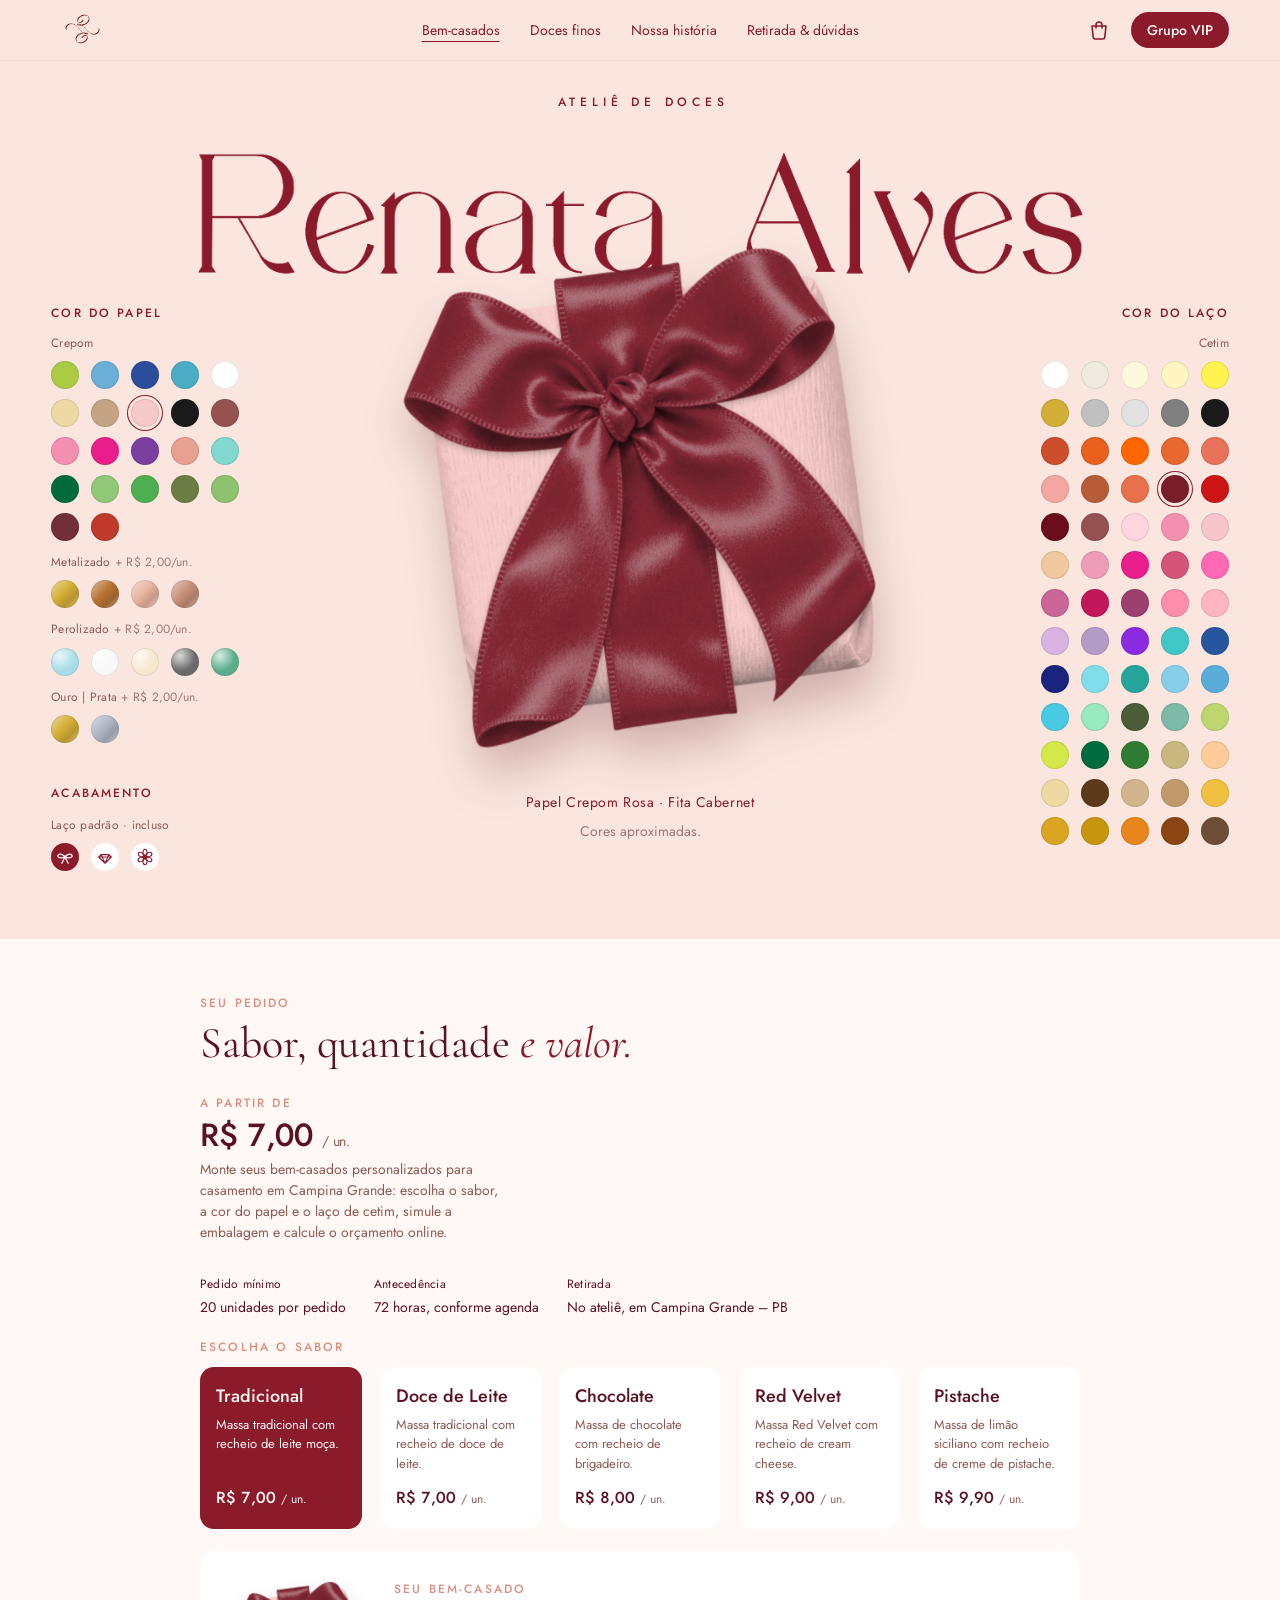
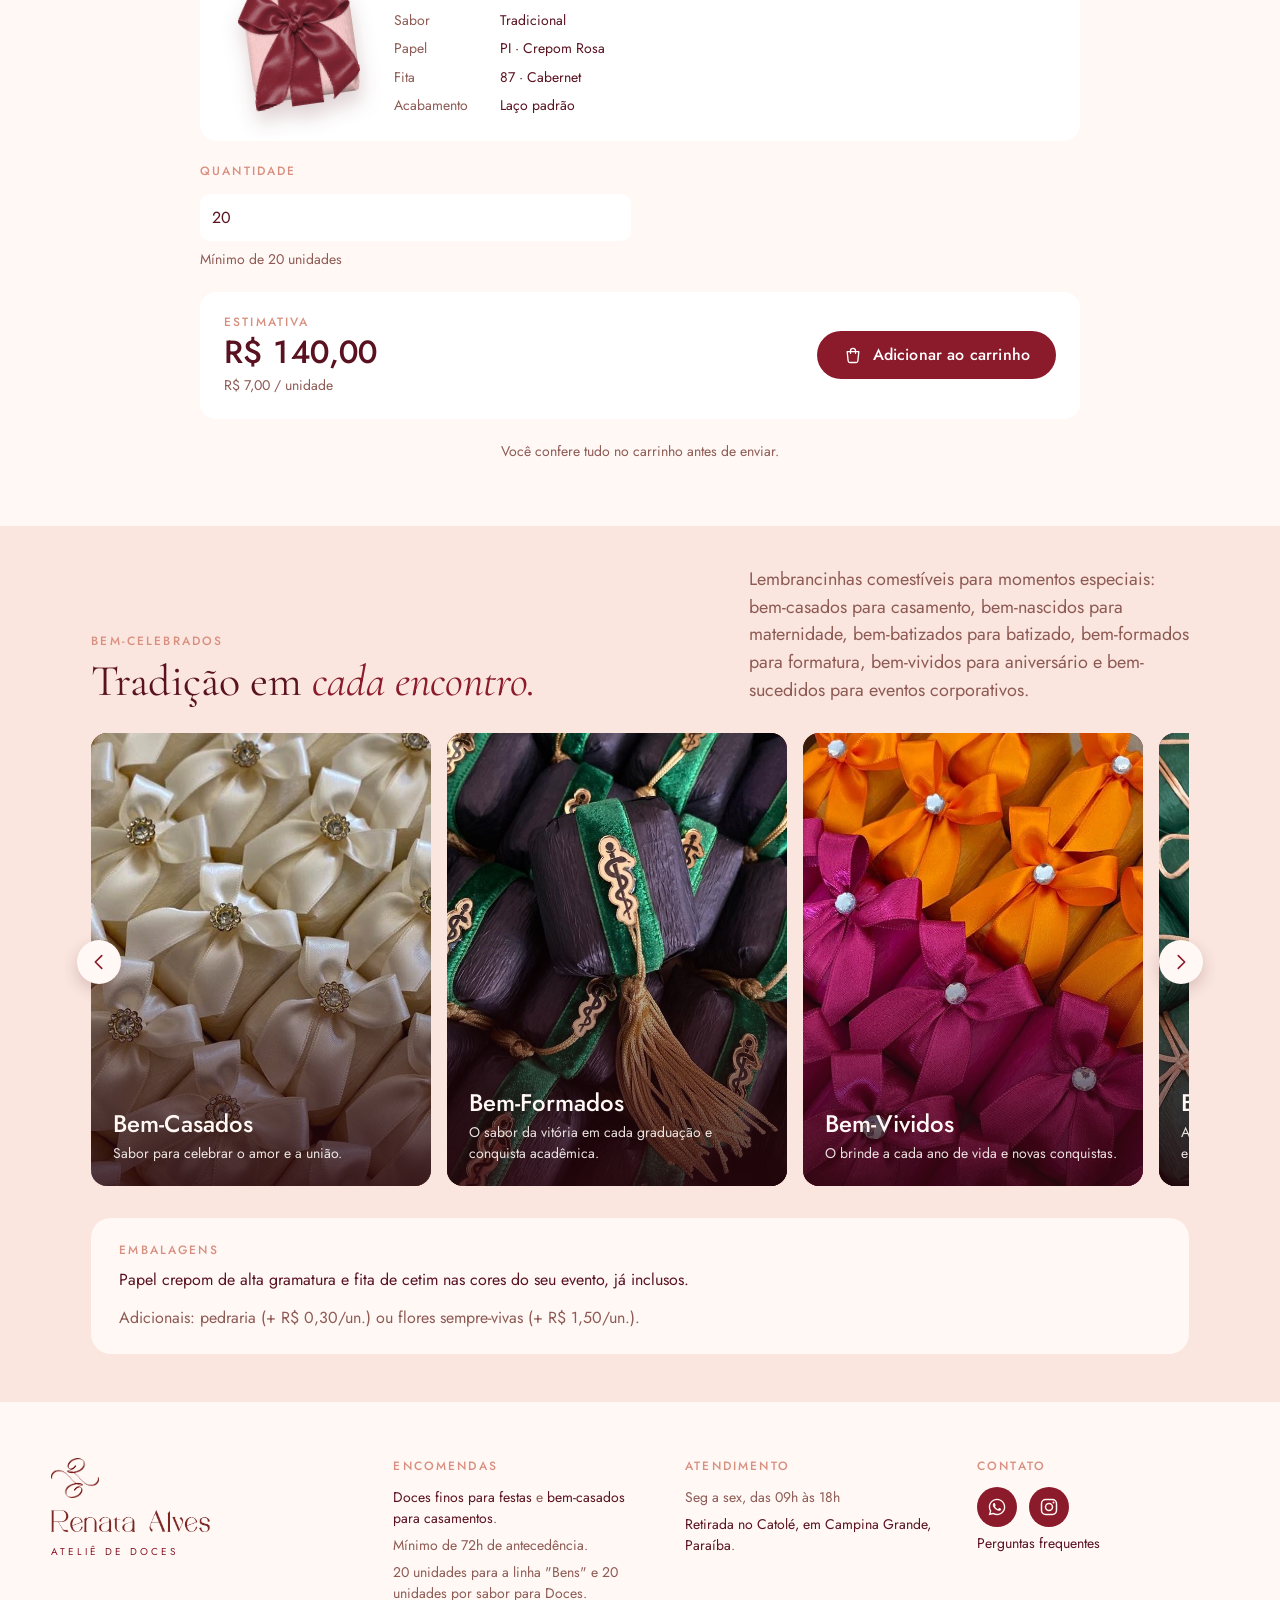
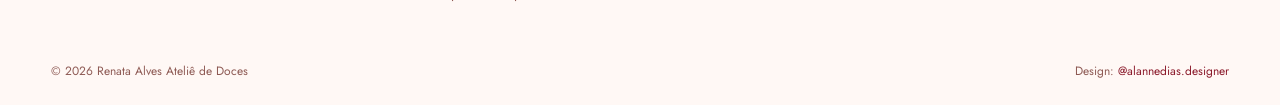
<file: index.html>
<!doctype html>
<html lang="pt-BR">
<head>
<meta charset="utf-8">
<meta name="viewport" content="width=device-width,initial-scale=1,viewport-fit=cover">
<title>Bem-casados personalizados em Campina Grande | Renata Alves</title>
<meta name="description" content="Encomende bem-casados para casamento em Campina Grande, a partir de R$ 7 por unidade. Escolha sabor, papel e laço. Retirada no Catolé.">
<link rel="canonical" href="https://www.renataalvesdoces.com.br/">
<meta name="robots" content="index,follow,max-image-preview:large">
<meta property="og:type" content="website">
<meta property="og:locale" content="pt_BR">
<meta property="og:site_name" content="Renata Alves Ateliê de Doces">
<meta property="og:title" content="Bem-casados personalizados em Campina Grande | Renata Alves">
<meta property="og:description" content="Encomende bem-casados para casamento em Campina Grande, a partir de R$ 7 por unidade. Escolha sabor, papel e laço. Retirada no Catolé.">
<meta property="og:url" content="https://www.renataalvesdoces.com.br/">
<meta property="og:image" content="https://www.renataalvesdoces.com.br/assets/fotos/bemcasado-1.jpg">
<meta property="og:image:alt" content="Bem-casado do Ateliê de Doces Renata Alves">
<meta name="twitter:card" content="summary_large_image">
<script type="application/ld+json">{"@context":"https://schema.org","@type":"Bakery","@id":"https://www.renataalvesdoces.com.br/#atelie","name":"Renata Alves Ateliê de Doces","url":"https://www.renataalvesdoces.com.br/","description":"Doces finos e bem-casados personalizados para festas e casamentos em Campina Grande, Paraíba. Monte sua encomenda e retire no ateliê, no Catolé.","image":"https://www.renataalvesdoces.com.br/assets/fotos/bemcasado-1.jpg","logo":"https://www.renataalvesdoces.com.br/assets/favicon-512.png","telephone":"+5583987185735","address":{"@type":"PostalAddress","streetAddress":"Rua Alderico Pessoa de Oliveira, 889, Catolé","addressLocality":"Campina Grande","addressRegion":"PB","addressCountry":"BR"},"areaServed":{"@type":"City","name":"Campina Grande","containedInPlace":{"@type":"AdministrativeArea","name":"Paraíba"}},"sameAs":["https://www.instagram.com/renataalvesdoces/"],"hasOfferCatalog":{"@type":"OfferCatalog","name":"Doces sob encomenda","itemListElement":[{"@type":"OfferCatalog","name":"Bem-casados personalizados","url":"https://www.renataalvesdoces.com.br/#monte"},{"@type":"OfferCatalog","name":"Doces finos para eventos","url":"https://www.renataalvesdoces.com.br/doces.html"}]}}</script>
<link rel="icon" href="favicon.ico" sizes="any">
<link rel="icon" type="image/png" sizes="32x32" href="assets/favicon-32.png">
<link rel="apple-touch-icon" href="assets/apple-touch-icon.png">
<link rel="preconnect" href="https://fonts.googleapis.com">
<link rel="preconnect" href="https://fonts.gstatic.com" crossorigin>
<link rel="stylesheet" href="https://fonts.googleapis.com/css2?family=Cormorant+Garamond:ital,wght@0,400;0,500;0,600;1,400;1,500&family=Jost:wght@300;400;500&display=swap">
<link rel="stylesheet" href="style.css">

<!-- Google Analytics 4 -->
<script async src="https://www.googletagmanager.com/gtag/js?id=G-GMQV52F554"></script>
<script>
  window.dataLayer = window.dataLayer || [];
  function gtag(){dataLayer.push(arguments);}
  gtag('js', new Date());
  gtag('config', 'G-GMQV52F554');
</script>
<script type="application/ld+json">{"@context":"https://schema.org","@type":"WebPage","@id":"https://www.renataalvesdoces.com.br/#webpage","url":"https://www.renataalvesdoces.com.br/","name":"Bem-casados personalizados em Campina Grande | Renata Alves","description":"Encomende bem-casados para casamento em Campina Grande, a partir de R$ 7 por unidade. Escolha sabor, papel e laço. Retirada no Catolé.","about":{"@id":"https://www.renataalvesdoces.com.br/#atelie"},"inLanguage":"pt-BR"}</script>
</head>
<body>
<header class="top">
  <a class="brand brand-top" href="./" aria-label="Renata Alves, início"><img class="brand-symbol" src="assets/simbolo-vermelho.png" alt="Renata Alves"></a>
  <nav id="menu" aria-label="Principal">
    <a href="./" aria-current="page">Bem-casados</a>
    <a href="doces.html">Doces finos</a>
    <a href="historia.html">Nossa história</a>
    <a href="faq.html">Retirada &amp; dúvidas</a>
    <a class="nav-vip-mobile" href="vip.html">Grupo VIP</a>
  </nav>
  <div class="top-actions">
    <a class="header-cta" href="vip.html">Grupo VIP</a>
    <button class="menu-btn" type="button" aria-controls="menu" aria-expanded="false"><span></span><span></span><span></span><b>Menu</b></button>
  </div>
</header>

<main class="page-index">
  <!-- INÍCIO + MONTADOR -->
  <section id="inicio" class="monte">
    <p class="hero-kicker">ATELIÊ DE DOCES</p>
    <h1 class="bg-name"><span>Renata Alves</span></h1>
    <div class="monte-grid" id="monte">
      <aside class="palette paper-side">
        <h2 class="legend">COR DO PAPEL</h2>
        <div id="papers"></div>
        <div class="finish-block">
          <h2 class="legend">ACABAMENTO</h2>
          <div id="finishes"></div>
        </div>
      </aside>

      <div class="center">
        <div class="center-brand" aria-hidden="true"><p>ATELIÊ DE DOCES</p><span class="center-word"></span></div>
        <div class="stage" id="stage">
          <canvas id="bem-canvas" role="img" aria-label="Simulação do bem-casado com o papel e a fita escolhidos"></canvas>
          <p class="no-photo-msg">Não foi possível carregar a foto do bem-casado.</p>
        </div>
        <div class="codes" aria-live="polite">
          <p id="code-names"></p>
          <small>Cores aproximadas.</small>
        </div>
      </div>

      <aside class="palette ribbon-side">
        <h2 class="legend">COR DO LAÇO</h2>
        <div id="ribbons"></div>
      </aside>
    </div>

  </section>

  <section class="order-wrap" id="pedido-form">
    <div class="order-head">
      <span class="eyebrow">SEU PEDIDO</span>
      <h2>Sabor, quantidade <em>e valor.</em></h2>
    </div>
    <div class="hero-foot">
      <div class="hero-price">
        <p class="from">a partir de</p>
        <p class="amount">R$ 7,00 <span>/ un.</span></p>
        <p class="hero-desc">Monte seus bem-casados personalizados para casamento em Campina Grande: escolha o sabor, a cor do papel e o laço de cetim, simule a embalagem e calcule o orçamento online.</p>
      </div>
      <dl class="hero-info">
        <div><dt>Pedido mínimo</dt><dd>20 unidades por pedido</dd></div>
        <div><dt>Antecedência</dt><dd>72 horas, conforme agenda</dd></div>
        <div><dt>Retirada</dt><dd>No ateliê, em Campina Grande – PB</dd></div>
      </dl>
    </div>

    <form id="config" class="order" novalidate>
      <fieldset class="flavor-pick">
        <legend>Escolha o sabor</legend>
        <div class="sabores" id="flavors" role="radiogroup" aria-label="Sabor"></div>
      </fieldset>
      <div class="order-summary" aria-live="polite">
        <canvas id="mini-bem" width="320" height="320" role="img" aria-label="Seu bem-casado com as cores escolhidas"></canvas>
        <div>
          <small>SEU BEM-CASADO</small>
          <dl>
            <div><dt>Sabor</dt><dd id="sum-flavor"></dd></div>
            <div><dt>Papel</dt><dd id="sum-paper"></dd></div>
            <div><dt>Fita</dt><dd id="sum-ribbon"></dd></div>
            <div><dt>Acabamento</dt><dd id="sum-finish"></dd></div>
          </dl>
        </div>
      </div>

      <fieldset class="row2" id="pedido">
        <div><label for="qty">Quantidade</label><input id="qty" type="number" step="1" required><small>Mínimo de 20 unidades</small></div>
      </fieldset>
      <div class="estimate" aria-live="polite">
        <div><small>ESTIMATIVA</small><strong id="total">R$ 140,00</strong><span id="unit">R$ 7,00 / unidade</span></div>
        <button class="button" type="submit"><svg class="ico" viewBox="0 0 24 24" aria-hidden="true"><path d="M5 8h14l-1.2 11.2a2 2 0 0 1-2 1.8H8.2a2 2 0 0 1-2-1.8L5 8Z" fill="none" stroke="currentColor" stroke-width="1.6" stroke-linejoin="round"/><path d="M9 10V7a3 3 0 0 1 6 0v3" fill="none" stroke="currentColor" stroke-width="1.6" stroke-linecap="round"/></svg> Adicionar ao carrinho</button>
      </div>
      <p class="form-note">Você confere tudo no carrinho antes de enviar.</p>
    </form>
  </section>

<section id="bens" class="bens section">
    <div class="section-heading">
      <div><span class="eyebrow">BEM-CELEBRADOS</span><h2>Tradição em <em>cada encontro.</em></h2></div>
      <div class="heading-text"><p>Lembrancinhas comestíveis para momentos especiais: bem-casados para casamento, bem-nascidos para maternidade, bem-batizados para batizado, bem-formados para formatura, bem-vividos para aniversário e bem-sucedidos para eventos corporativos.</p></div>
    </div>
    <div class="linhas-wrap">
      <div class="linhas" id="linhas"></div>
      <button type="button" class="slide-btn prev" aria-label="Anterior"><svg class="ico" viewBox="0 0 24 24" aria-hidden="true"><path d="M15 5l-7 7 7 7" fill="none" stroke="currentColor" stroke-width="1.8" stroke-linecap="round" stroke-linejoin="round"/></svg></button>
      <button type="button" class="slide-btn next" aria-label="Próximo"><svg class="ico" viewBox="0 0 24 24" aria-hidden="true"><path d="M9 5l7 7-7 7" fill="none" stroke="currentColor" stroke-width="1.8" stroke-linecap="round" stroke-linejoin="round"/></svg></button>
    </div>


    <div class="embalagens">
      <div>
        <span class="eyebrow">EMBALAGENS</span>
      </div>
      <div>
        <p>Papel crepom de alta gramatura e fita de cetim nas cores do seu evento, já inclusos.</p>
        <p class="muted">Adicionais: pedraria (+ R$ 0,30/un.) ou flores sempre-vivas (+ R$ 1,50/un.).</p>
      </div>
    </div>
  </section>
</main>

<footer>
  <div class="foot-top">
    <a class="foot-brand" href="./" aria-label="Renata Alves, início">
      <img class="brand-symbol" src="assets/simbolo-vermelho-trim.png" alt="">
      <img class="brand-word" src="assets/renata-alves-trim.png" alt="Renata Alves">
      <span class="brand-sub">ATELIÊ DE DOCES</span>
    </a>
    <div class="foot-col">
      <h4>Encomendas</h4>
      <p><a href="doces.html">Doces finos para festas</a> e <a href="./#monte">bem-casados para casamentos</a>.</p>
      <p>Mínimo de 72h de antecedência.</p>
      <p>20 unidades para a linha "Bens" e 20 unidades por sabor para Doces.</p>
    </div>
    <div class="foot-col">
      <h4>Atendimento</h4>
      <p>Seg a sex, das 09h às 18h</p>
      <p><a href="faq.html">Retirada no Catolé, em Campina Grande, Paraíba</a>.</p>
    </div>
    <div class="foot-col">
      <h4>Contato</h4>
      <p class="social"><a href="https://wa.me/5583987185735" target="_blank" rel="noopener" aria-label="WhatsApp"><svg class="ico" viewBox="0 0 24 24" aria-hidden="true"><path fill="currentColor" d="M12.04 2C6.58 2 2.13 6.45 2.13 11.91c0 1.75.46 3.45 1.32 4.95L2.05 22l5.25-1.38a9.9 9.9 0 0 0 4.74 1.21c5.46 0 9.91-4.45 9.91-9.91C21.95 6.45 17.5 2 12.04 2Zm0 18.15a8.2 8.2 0 0 1-4.2-1.15l-.3-.18-3.12.82.83-3.04-.2-.31a8.2 8.2 0 0 1-1.26-4.38c0-4.54 3.7-8.24 8.25-8.24 4.54 0 8.24 3.7 8.24 8.24 0 4.55-3.7 8.24-8.24 8.24Zm4.52-6.17c-.25-.12-1.47-.72-1.69-.81-.23-.08-.39-.12-.56.13-.16.25-.64.81-.79.97-.14.17-.29.19-.54.06-.25-.12-1.05-.39-1.99-1.23-.74-.66-1.23-1.47-1.38-1.72-.14-.25-.02-.38.11-.51.11-.11.25-.29.37-.43.12-.15.17-.25.25-.42.08-.16.04-.31-.02-.43-.06-.12-.56-1.34-.76-1.84-.2-.48-.41-.42-.56-.43h-.48c-.17 0-.43.06-.66.31-.23.25-.87.85-.87 2.07 0 1.22.89 2.4 1.01 2.56.12.17 1.75 2.67 4.24 3.74.59.26 1.05.41 1.41.52.59.19 1.13.16 1.56.1.48-.07 1.47-.6 1.67-1.18.21-.58.21-1.07.14-1.18-.06-.1-.22-.16-.47-.29Z"/></svg></a><a href="https://www.instagram.com/renataalvesdoces/" target="_blank" rel="noopener" aria-label="Instagram"><svg class="ico" viewBox="0 0 24 24" aria-hidden="true"><rect x="3" y="3" width="18" height="18" rx="5" fill="none" stroke="currentColor" stroke-width="1.8"/><circle cx="12" cy="12" r="4.2" fill="none" stroke="currentColor" stroke-width="1.8"/><circle cx="17.4" cy="6.6" r="1.2" fill="currentColor"/></svg></a></p>
      <p><a href="faq.html">Perguntas frequentes</a></p>
    </div>
  </div>
  <div class="foot-bottom">
    <small>© 2026 Renata Alves Ateliê de Doces</small>
    <small>Design: <a href="https://www.instagram.com/alannedias.designer/" target="_blank" rel="noopener">@alannedias.designer</a></small>
  </div>
</footer>

<script type="module" src="bens.js"></script>
</body>
</html>
</file>
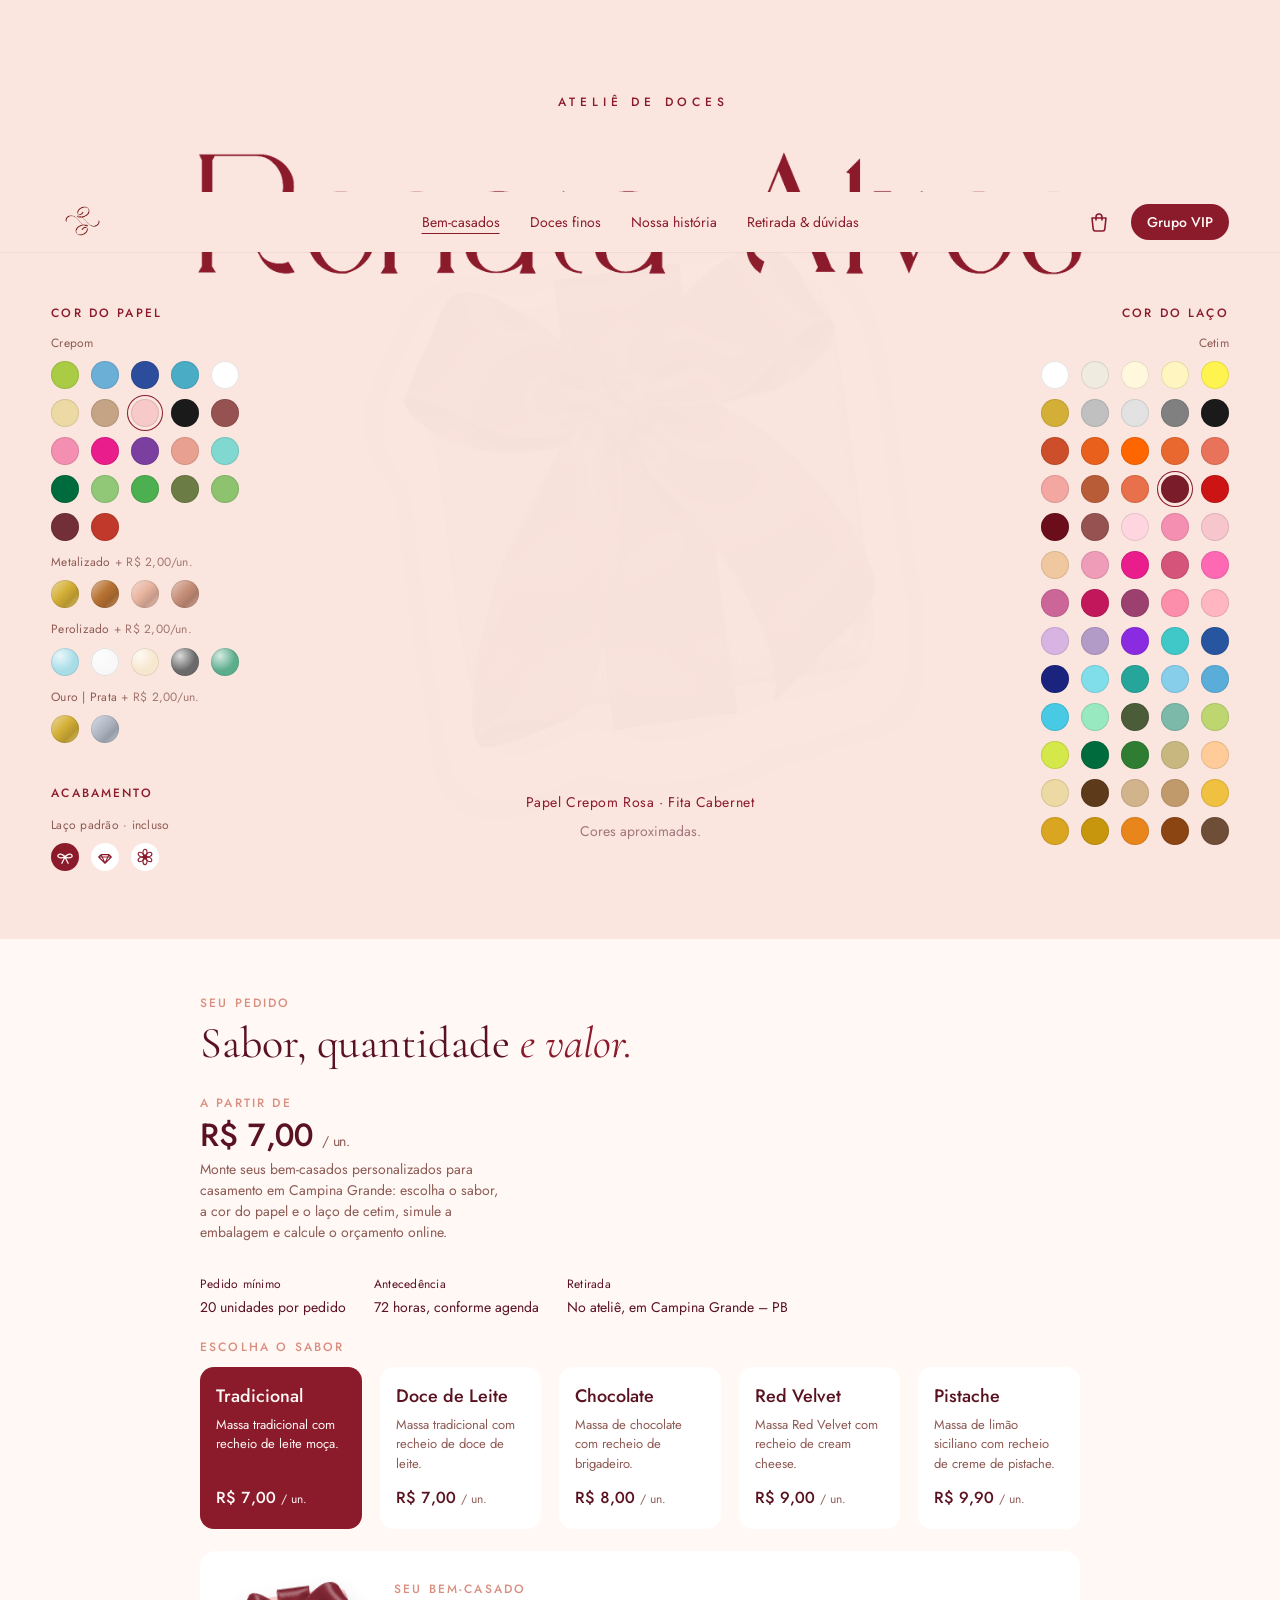
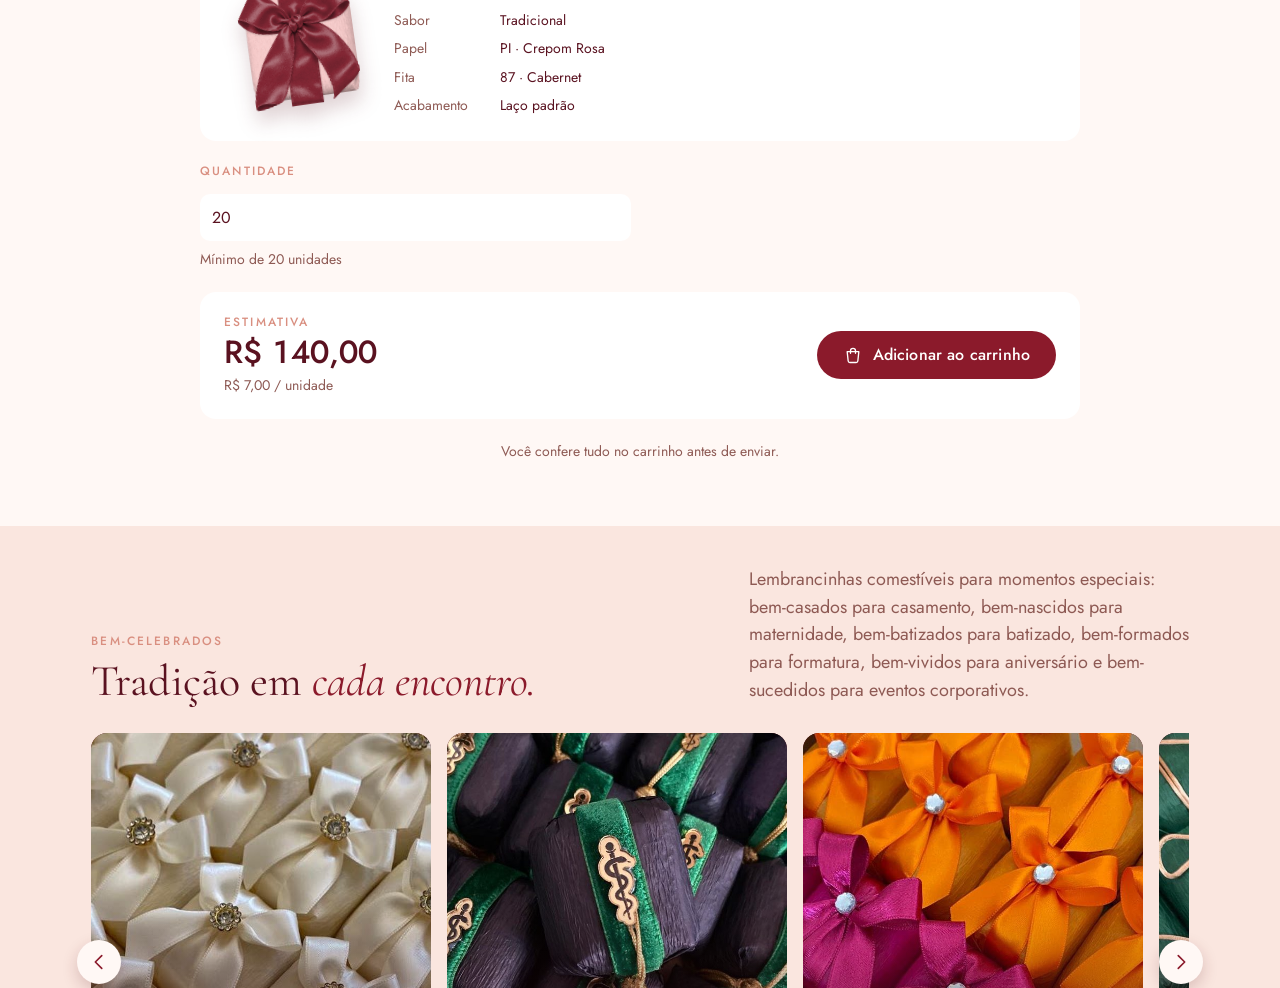
<file: bemcasado/index.html>
<!doctype html>
<html lang="pt-BR">
<head>
  <meta charset="utf-8">
  <meta name="viewport" content="width=device-width, initial-scale=1">
  <title>Bem-casados para casamentos e celebrações | Renata Alves</title>
  <link rel="canonical" href="https://www.renataalvesdoces.com.br/">
  <meta http-equiv="refresh" content="0; url=/#bens">
</head>
<body>
  <a href="/#bens">Bem-casados para casamentos e celebrações</a>
</body>
</html>
</file>
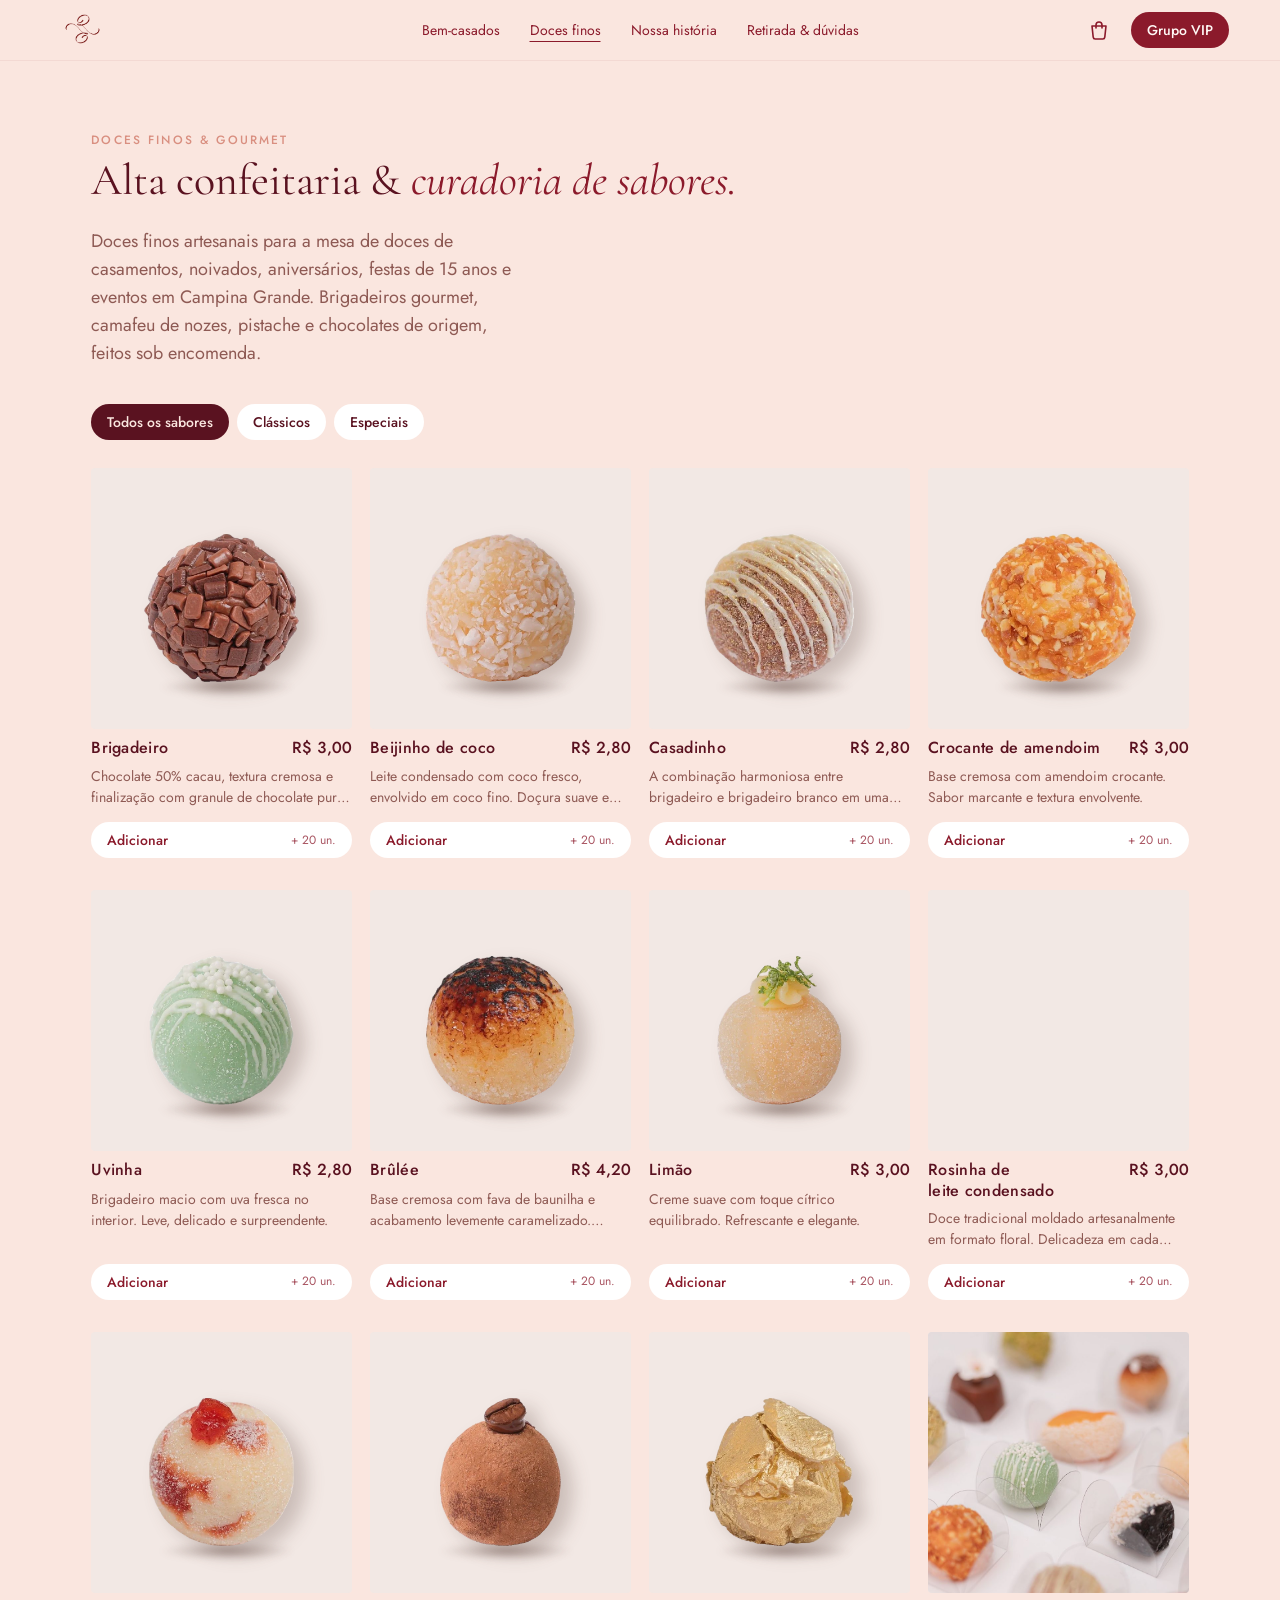
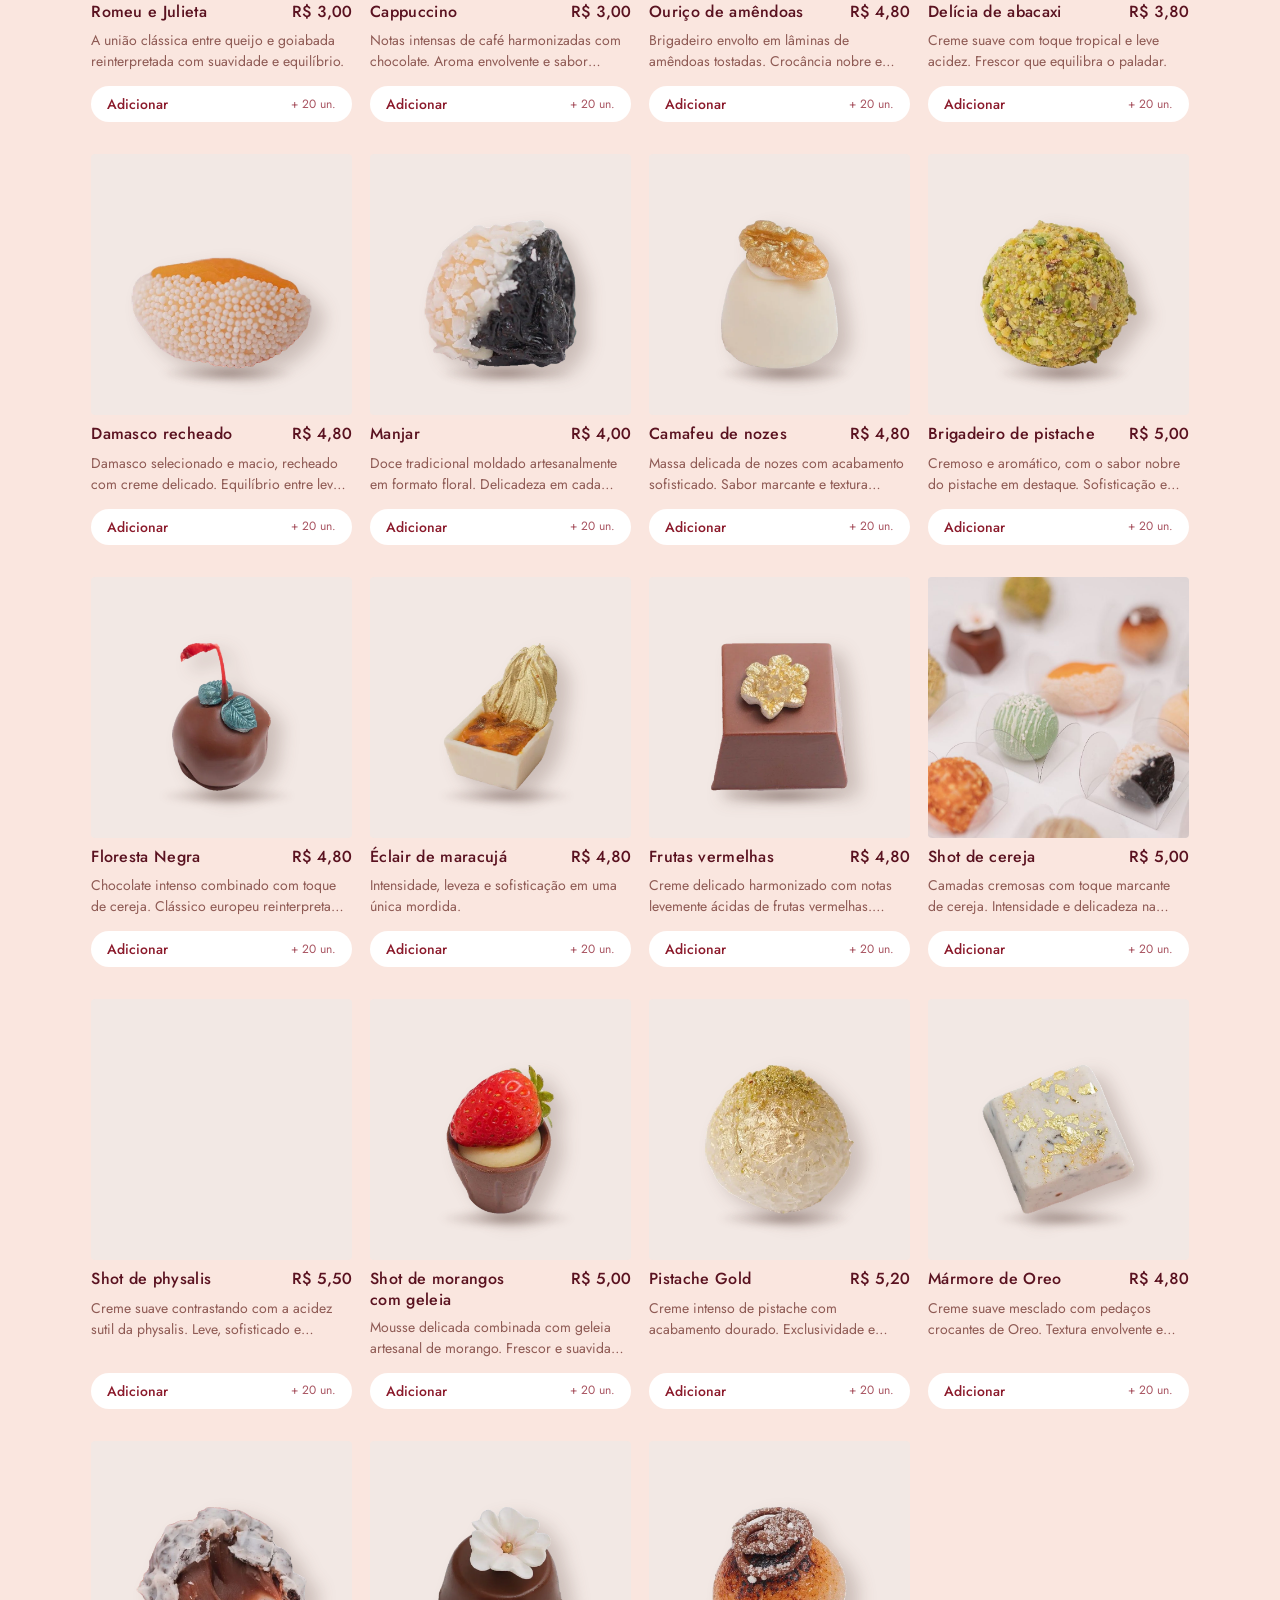
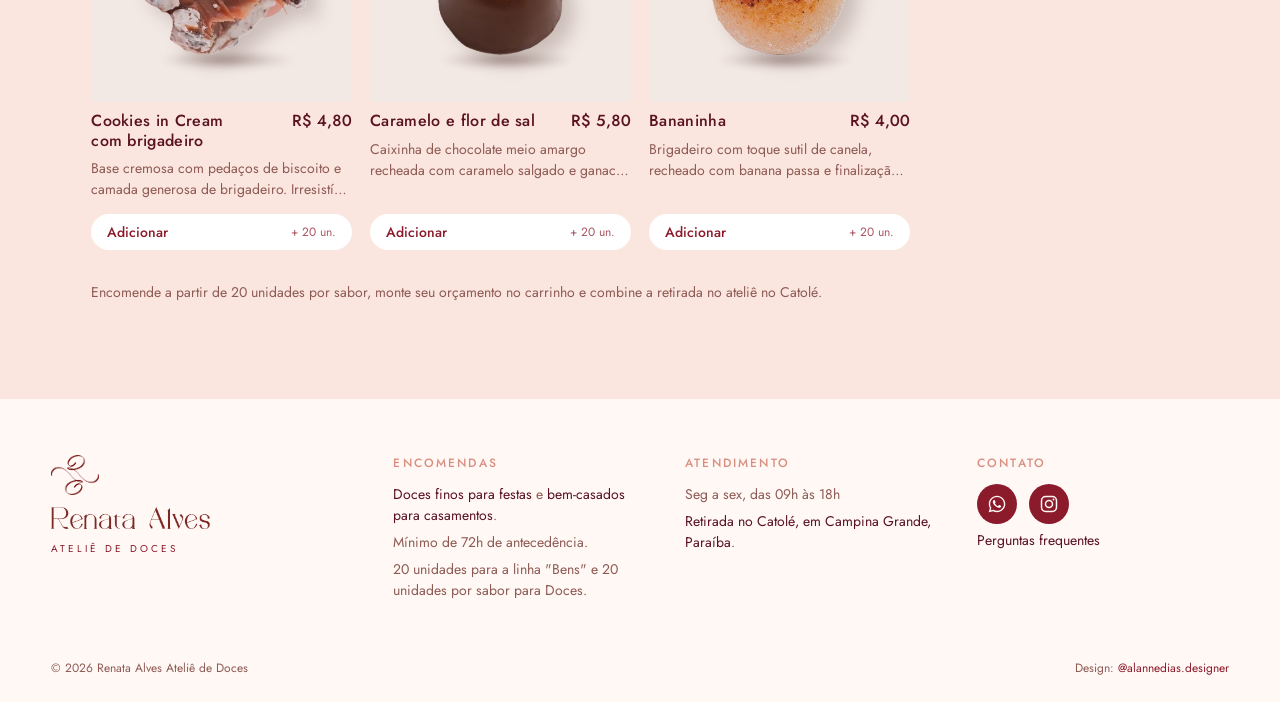
<file: docesfinos/index.html>
<!doctype html>
<html lang="pt-BR">
<head>
  <meta charset="utf-8">
  <meta name="viewport" content="width=device-width, initial-scale=1">
  <title>Doces finos para festas e casamentos | Renata Alves</title>
  <link rel="canonical" href="https://www.renataalvesdoces.com.br/doces.html">
  <meta http-equiv="refresh" content="0; url=/doces.html">
</head>
<body>
  <a href="/doces.html">Doces finos para festas e casamentos</a>
</body>
</html>
</file>
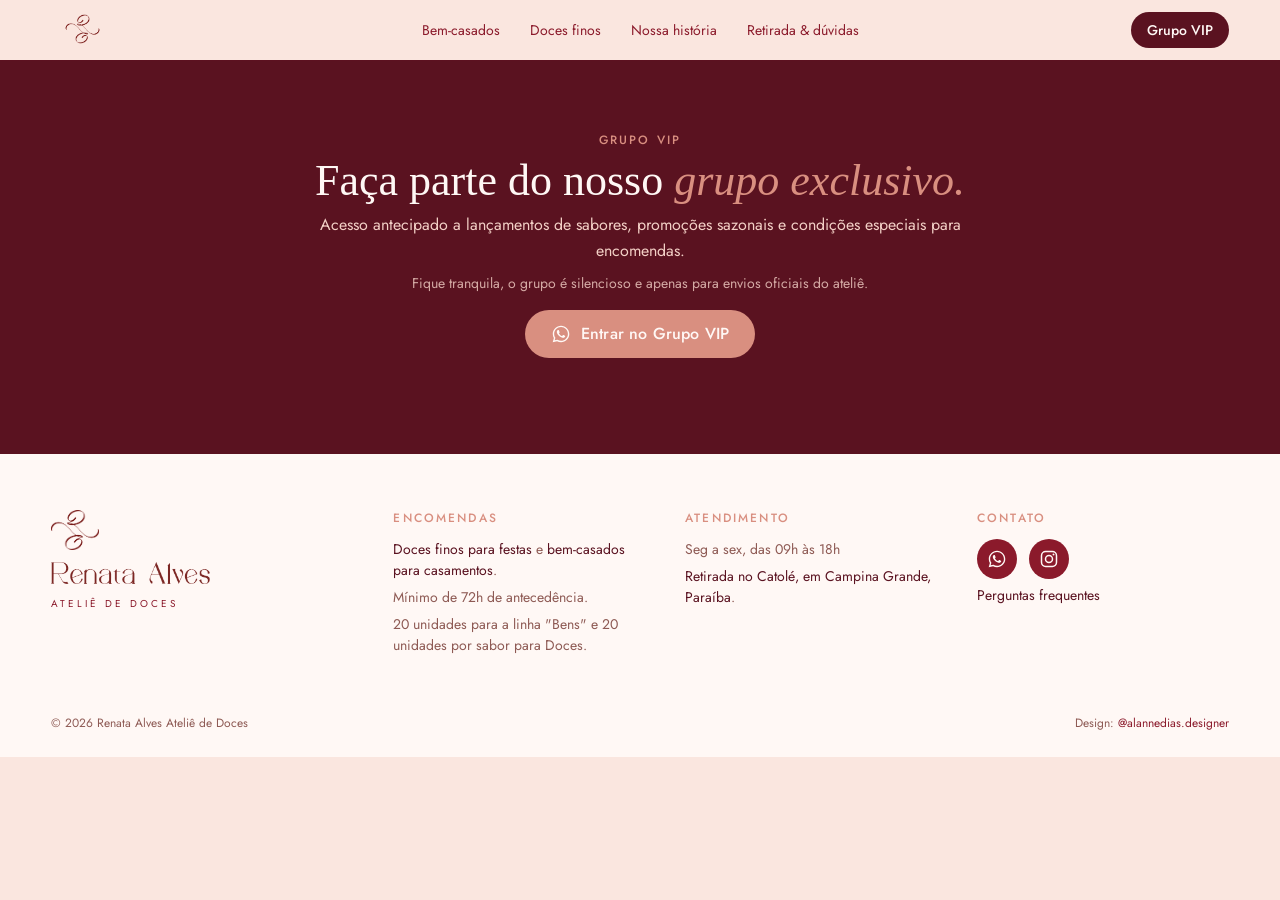
<file: grupovip/index.html>
<!doctype html>
<html lang="pt-BR">
<head>
  <meta charset="utf-8">
  <meta name="viewport" content="width=device-width, initial-scale=1">
  <title>Grupo VIP de Renata Alves | Renata Alves</title>
  <link rel="canonical" href="https://www.renataalvesdoces.com.br/vip.html">
  <meta http-equiv="refresh" content="0; url=/vip.html">
</head>
<body>
  <a href="/vip.html">Grupo VIP de Renata Alves</a>
</body>
</html>
</file>
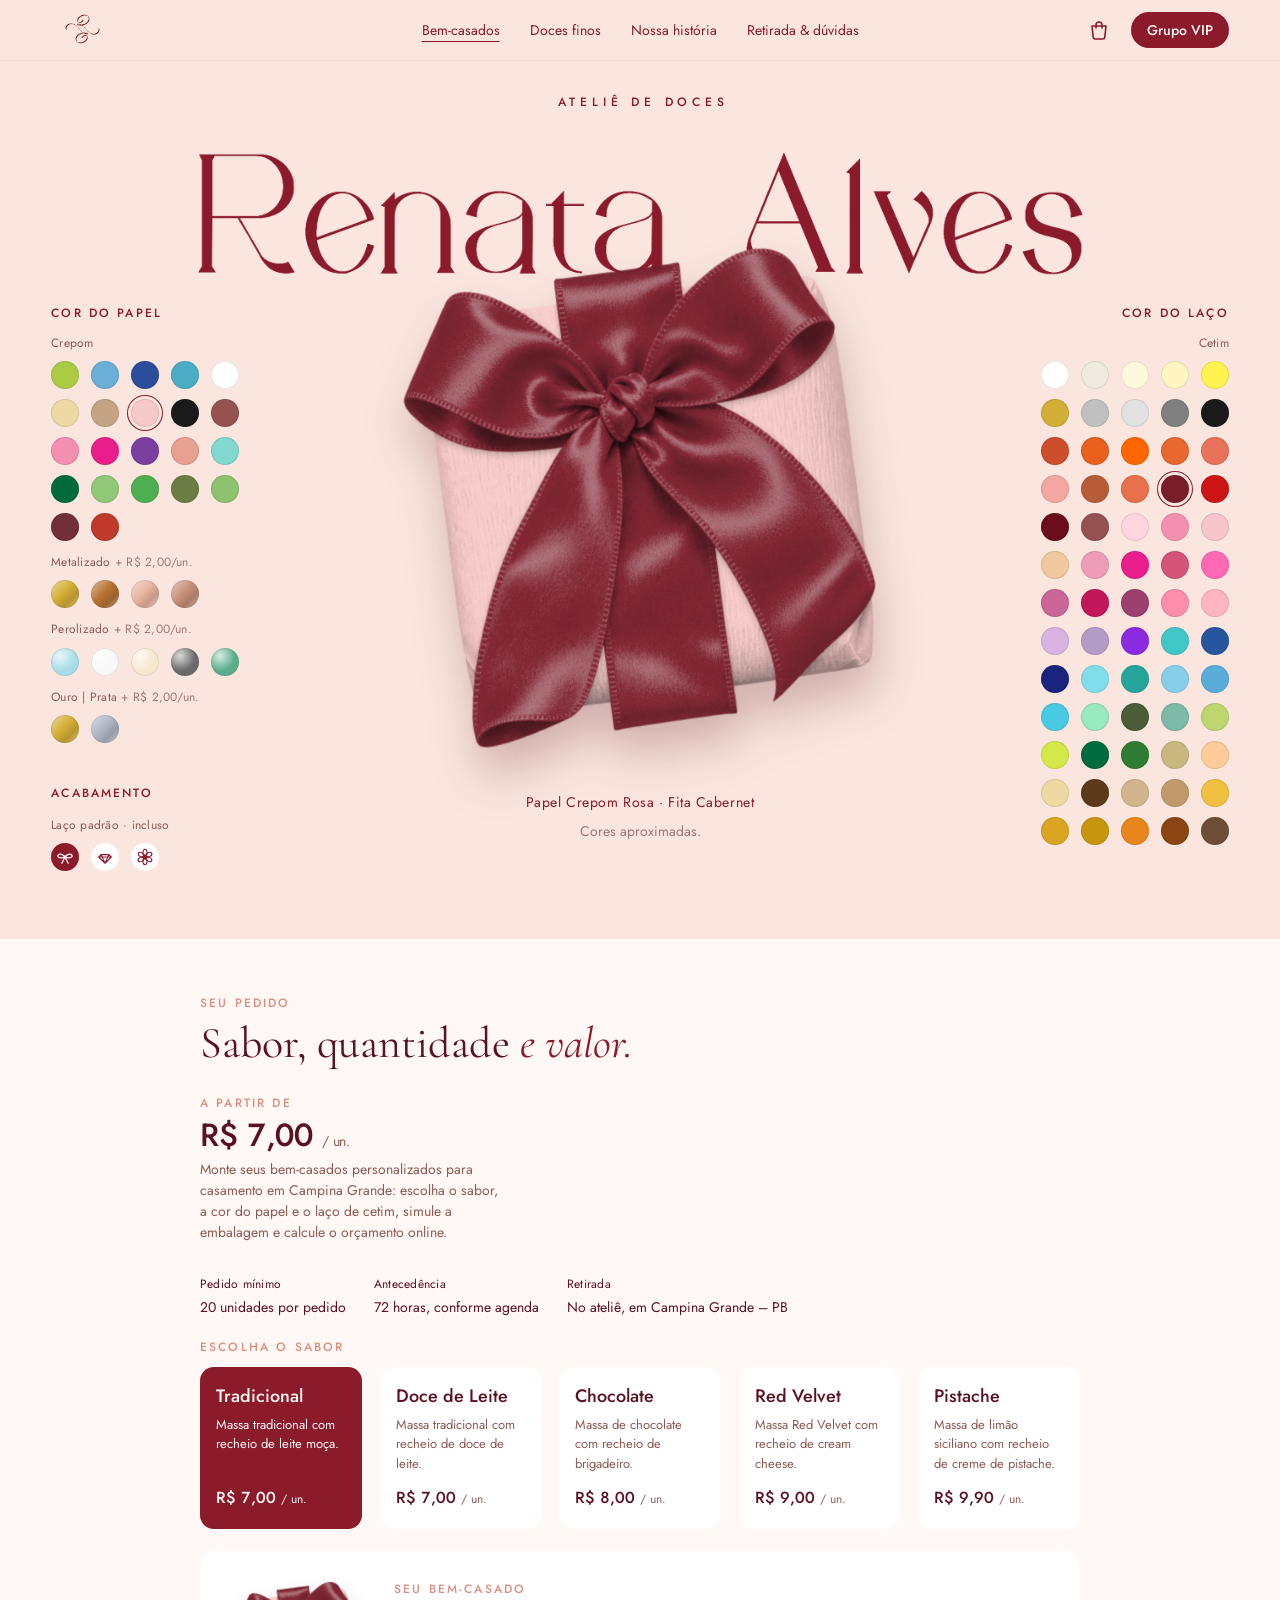
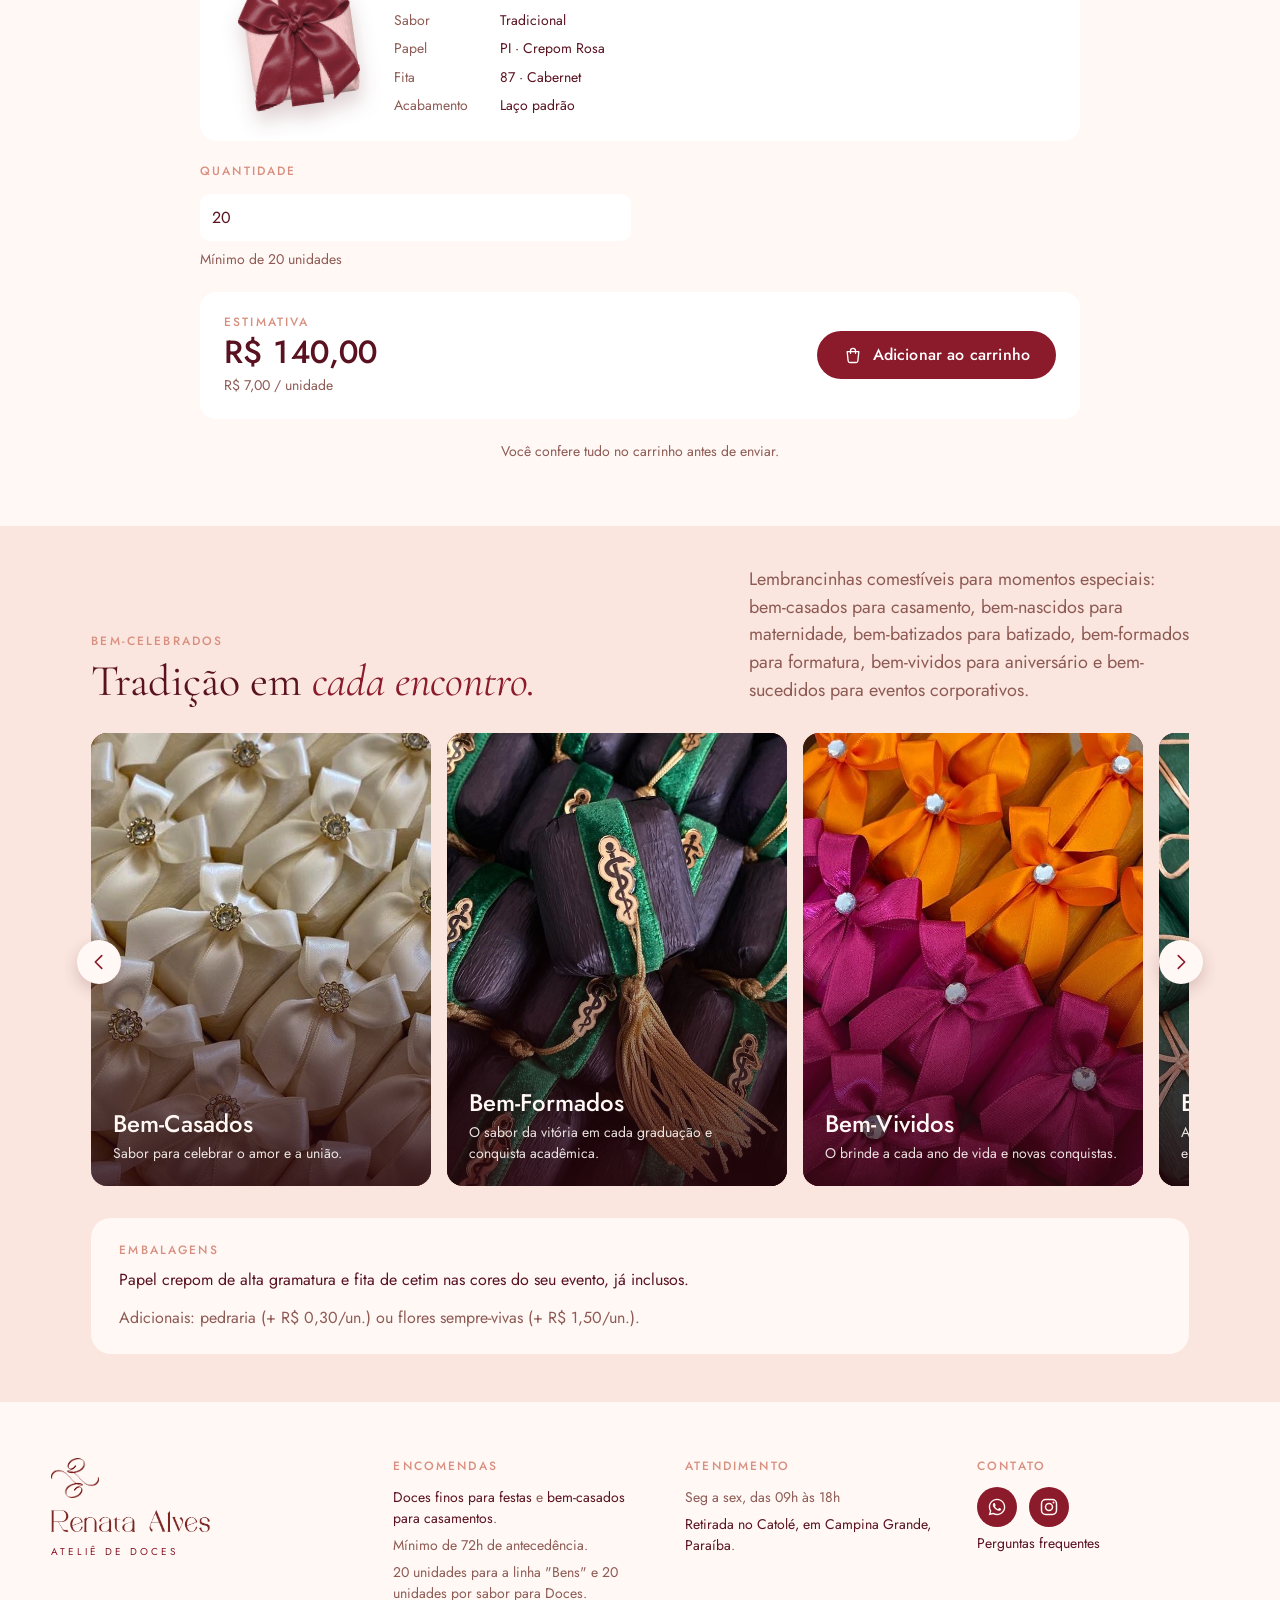
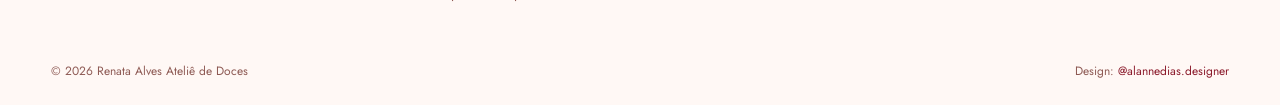
<file: inicio/index.html>
<!doctype html>
<html lang="pt-BR">
<head>
  <meta charset="utf-8">
  <meta name="viewport" content="width=device-width, initial-scale=1">
  <title>Doces e bem-casados de Renata Alves | Renata Alves</title>
  <link rel="canonical" href="https://www.renataalvesdoces.com.br/">
  <meta http-equiv="refresh" content="0; url=/">
</head>
<body>
  <a href="/">Doces e bem-casados de Renata Alves</a>
</body>
</html>
</file>
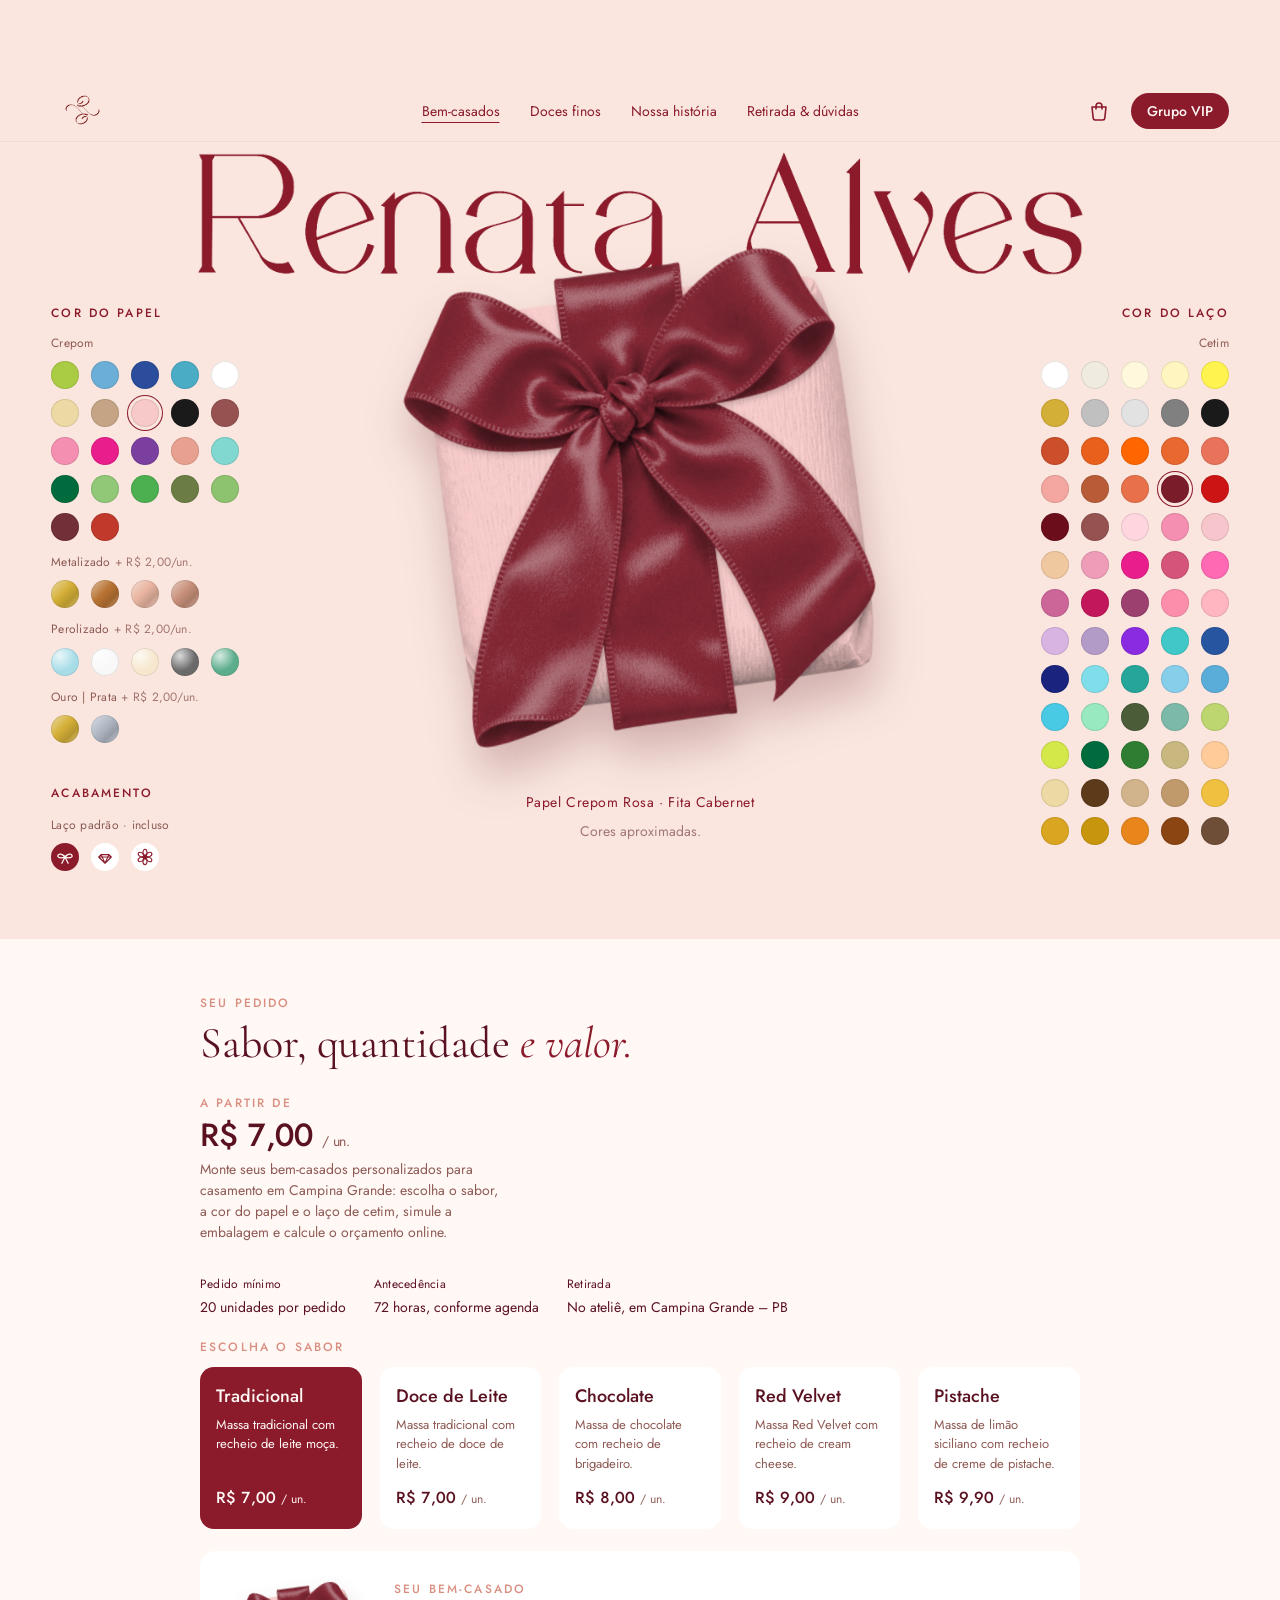
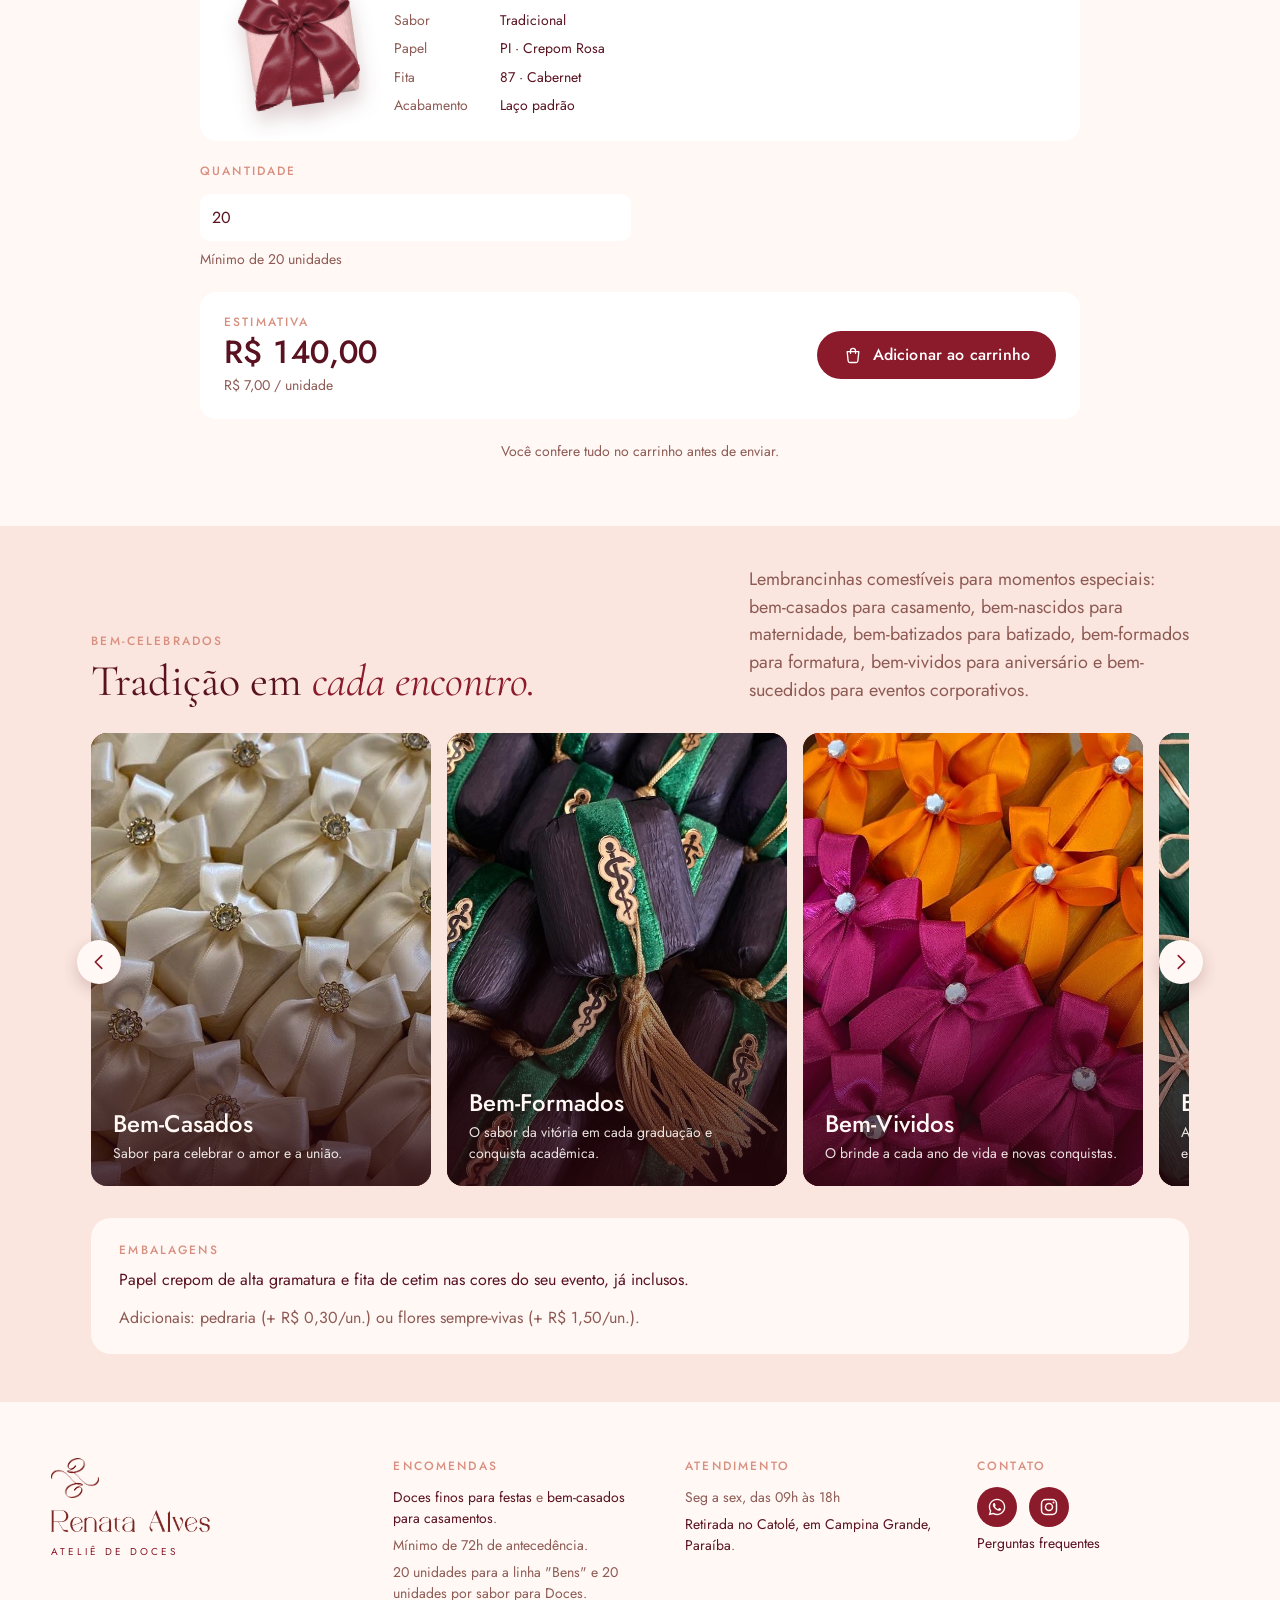
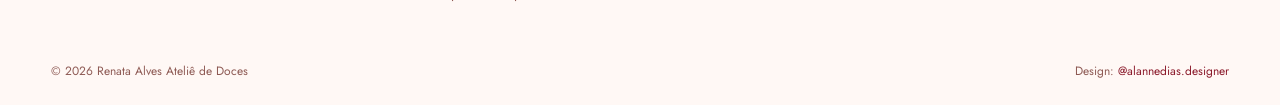
<file: monte/index.html>
<!doctype html>
<html lang="pt-BR">
<head>
  <meta charset="utf-8">
  <meta name="viewport" content="width=device-width, initial-scale=1">
  <title>Montar bem-casados personalizados | Renata Alves</title>
  <link rel="canonical" href="https://www.renataalvesdoces.com.br/">
  <meta http-equiv="refresh" content="0; url=/#monte">
</head>
<body>
  <a href="/#monte">Montar bem-casados personalizados</a>
</body>
</html>
</file>
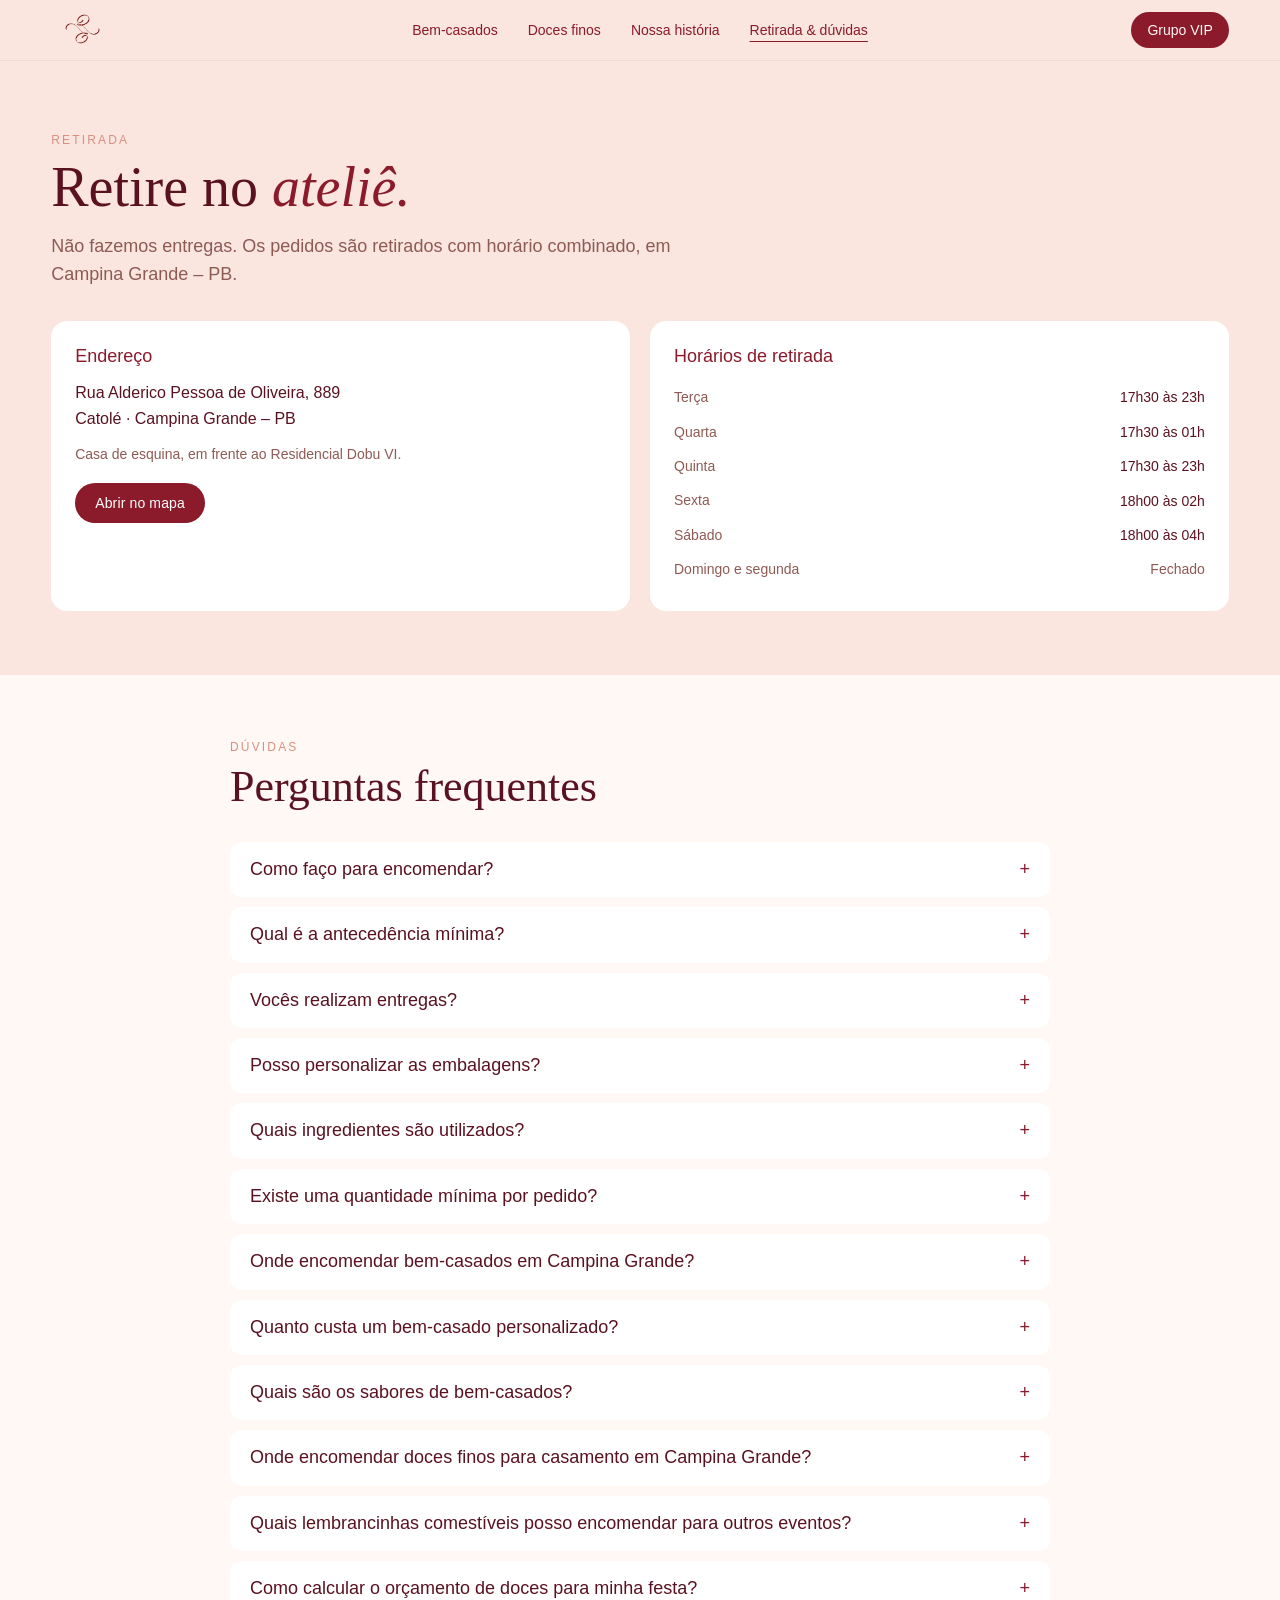
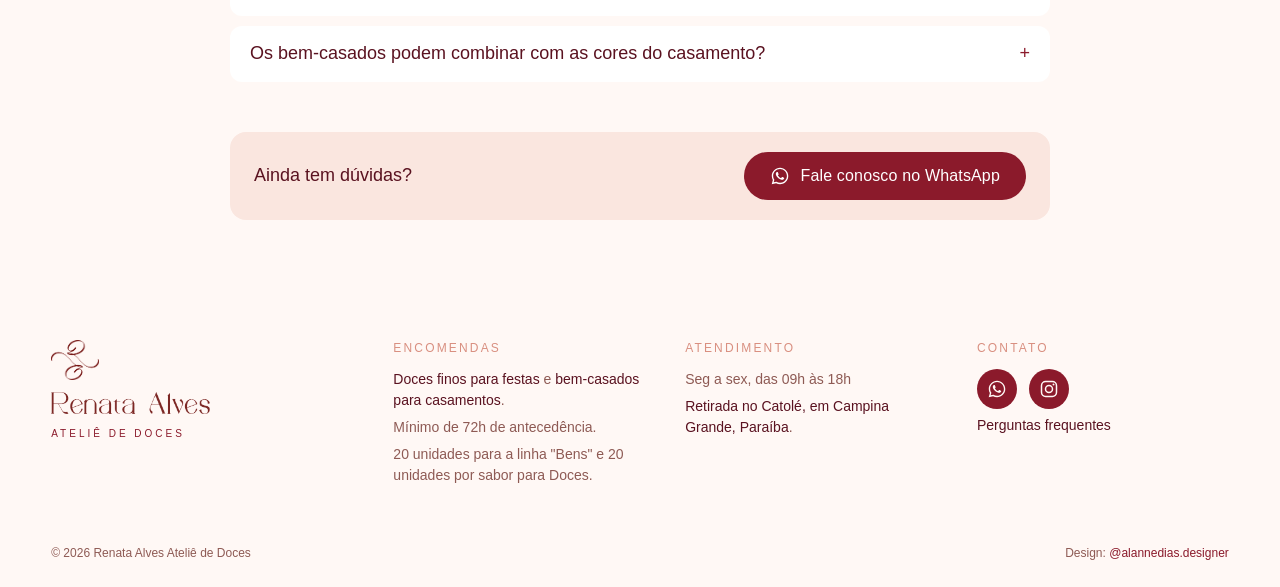
<file: retiradas/index.html>
<!doctype html>
<html lang="pt-BR">
<head>
  <meta charset="utf-8">
  <meta name="viewport" content="width=device-width, initial-scale=1">
  <title>Retirada de doces em Campina Grande | Renata Alves</title>
  <link rel="canonical" href="https://www.renataalvesdoces.com.br/faq.html">
  <meta http-equiv="refresh" content="0; url=/faq.html">
</head>
<body>
  <a href="/faq.html">Retirada de doces em Campina Grande</a>
</body>
</html>
</file>
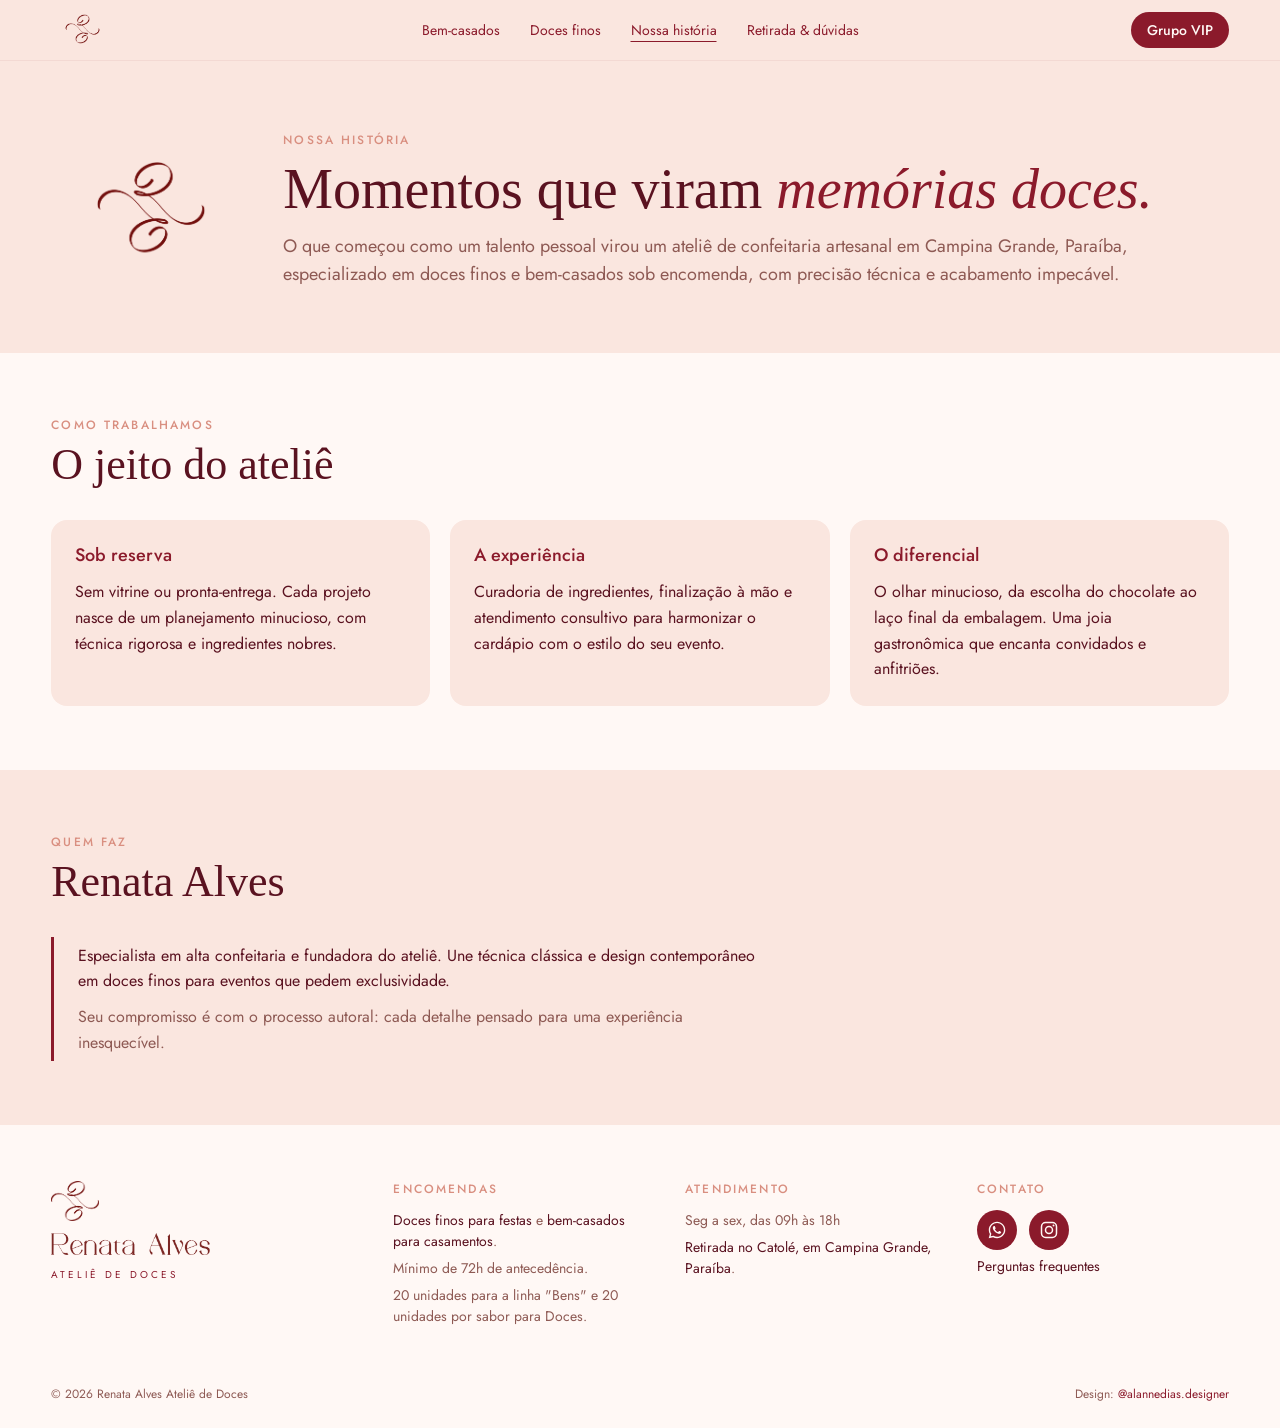
<file: sobre/index.html>
<!doctype html>
<html lang="pt-BR">
<head>
  <meta charset="utf-8">
  <meta name="viewport" content="width=device-width, initial-scale=1">
  <title>A história do ateliê Renata Alves | Renata Alves</title>
  <link rel="canonical" href="https://www.renataalvesdoces.com.br/historia.html">
  <meta http-equiv="refresh" content="0; url=/historia.html">
</head>
<body>
  <a href="/historia.html">A história do ateliê Renata Alves</a>
</body>
</html>
</file>
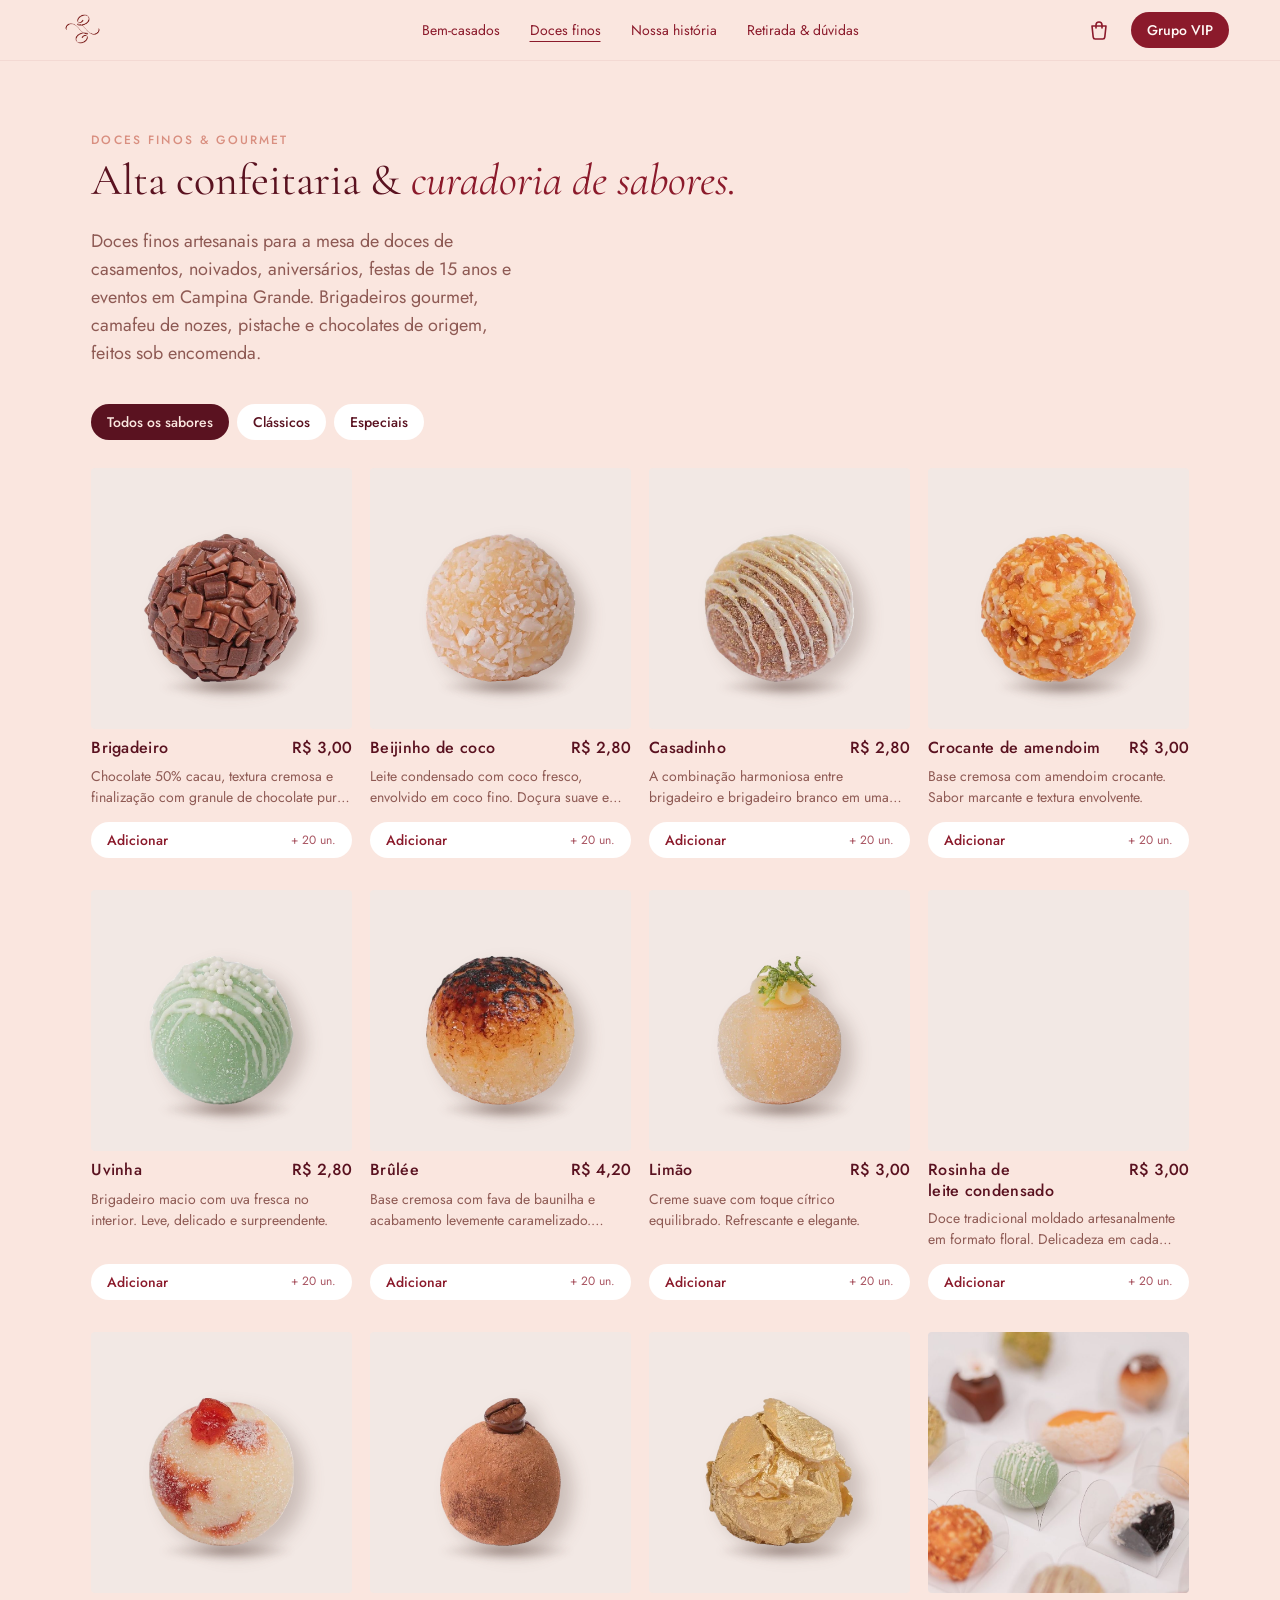
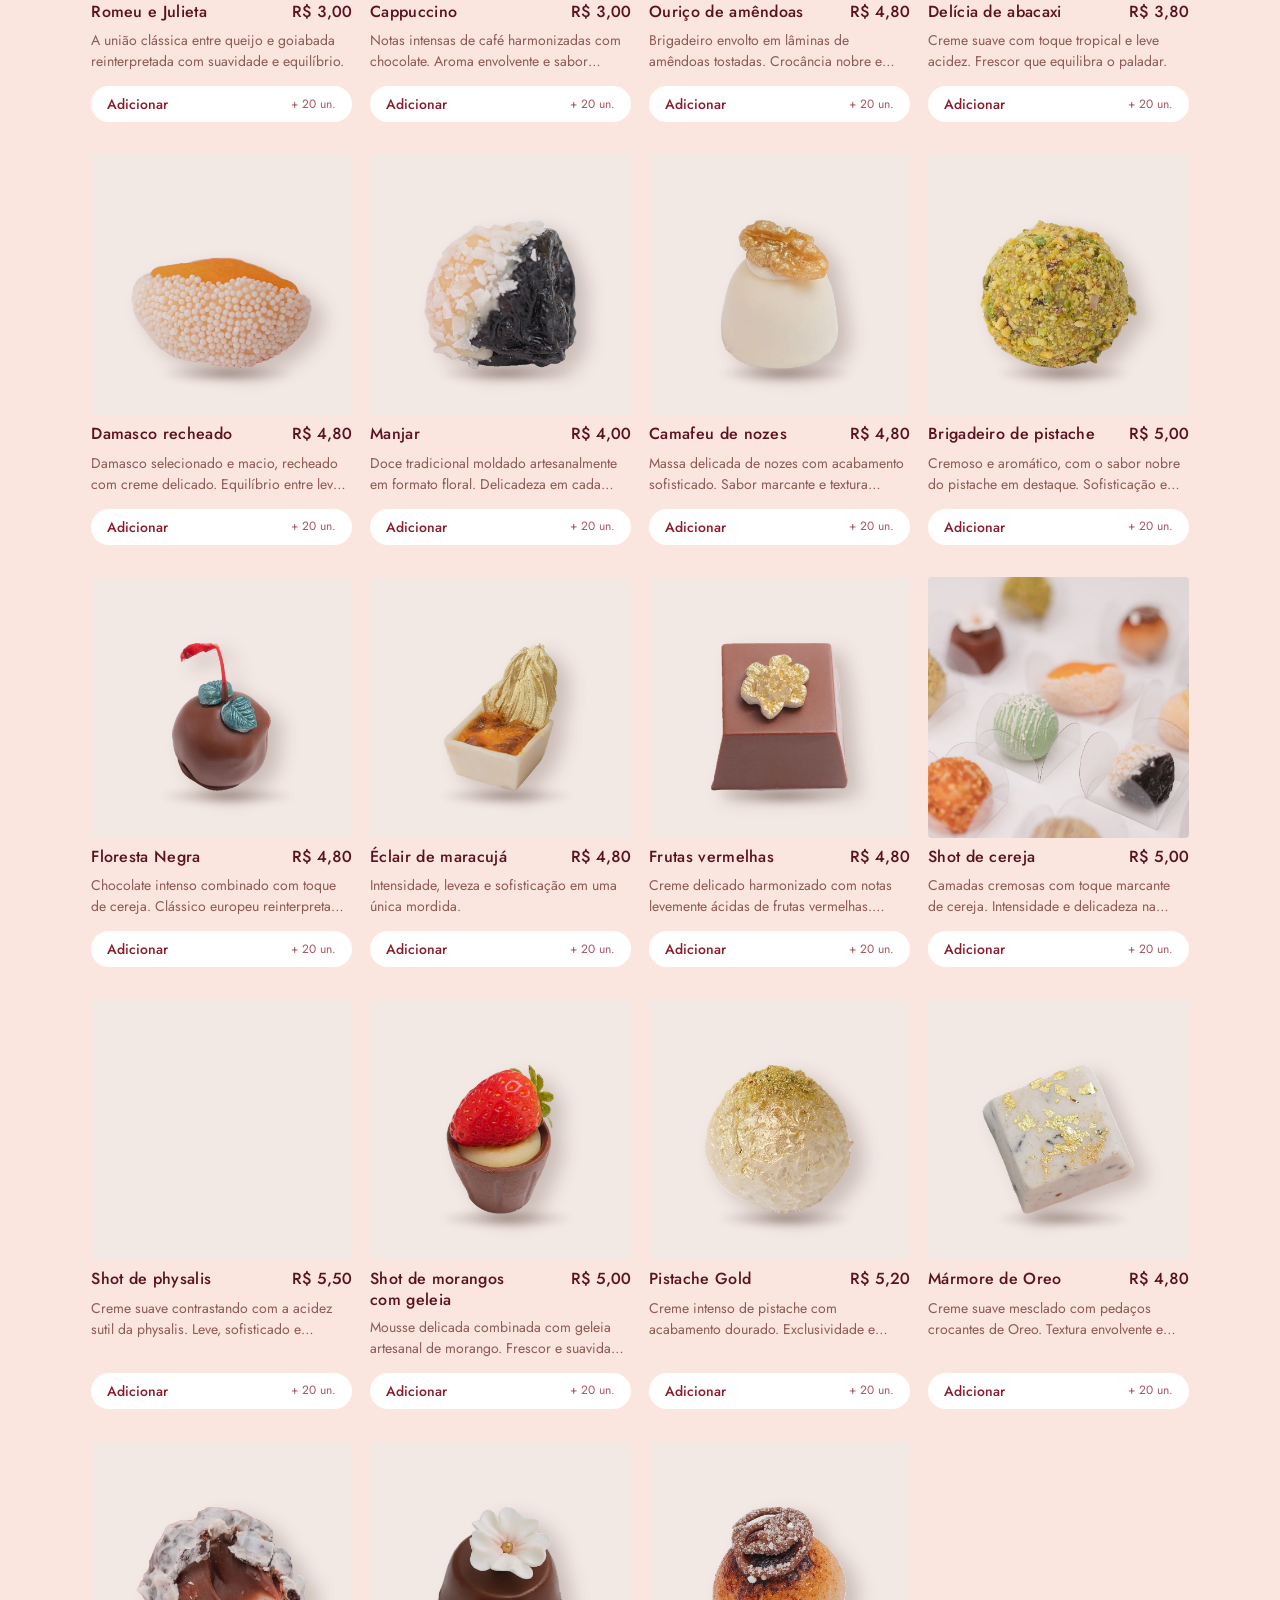
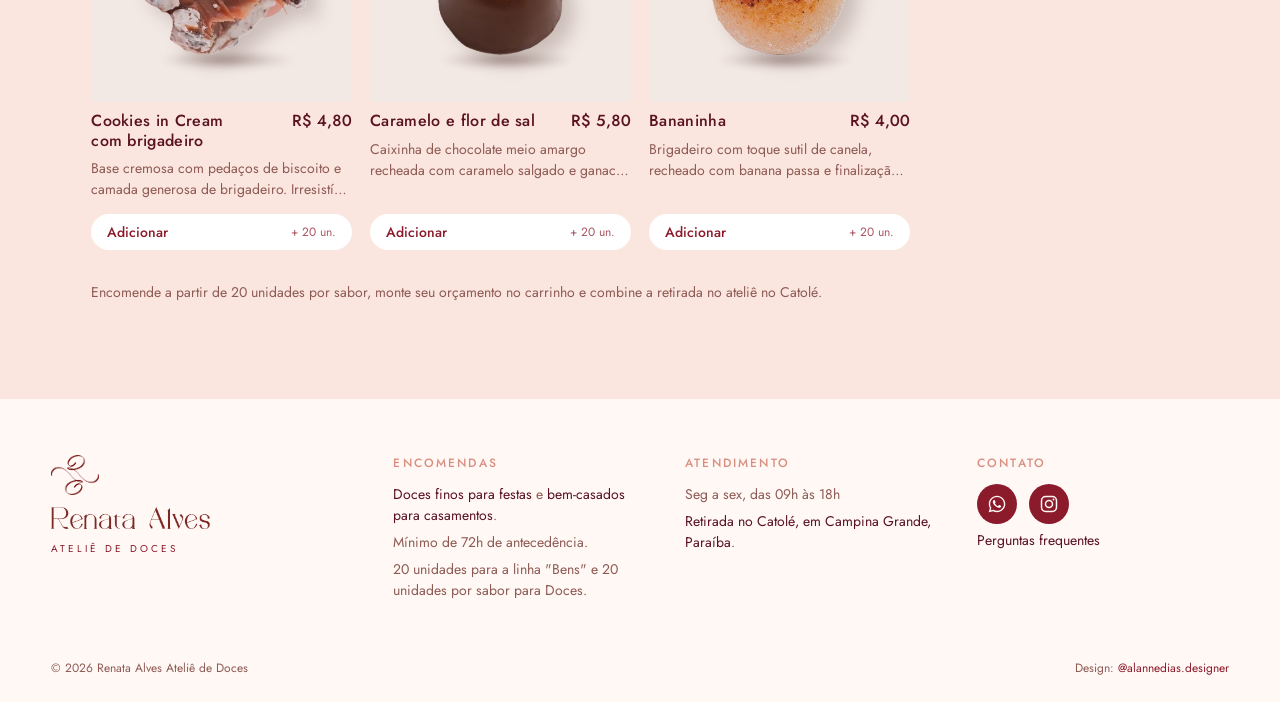
<file: doces.html>
<!doctype html>
<html lang="pt-BR">
<head>
<meta charset="utf-8">
<meta name="viewport" content="width=device-width,initial-scale=1,viewport-fit=cover">
<title>Doces finos para casamento e festas em Campina Grande | Renata Alves</title>
<meta name="description" content="Catálogo de doces finos artesanais em Campina Grande: brigadeiros, pistache, camafeu e mais. Encomendas a partir de 20 unidades por sabor.">
<link rel="canonical" href="https://www.renataalvesdoces.com.br/doces.html">
<meta property="og:type" content="website">
<meta property="og:locale" content="pt_BR">
<meta property="og:site_name" content="Renata Alves Ateliê de Doces">
<meta property="og:title" content="Doces finos para casamento e festas em Campina Grande | Renata Alves">
<meta property="og:description" content="Catálogo de doces finos artesanais em Campina Grande: brigadeiros, pistache, camafeu e mais. Encomendas a partir de 20 unidades por sabor.">
<meta property="og:url" content="https://www.renataalvesdoces.com.br/doces.html">
<meta property="og:image" content="https://www.renataalvesdoces.com.br/assets/fotos/docesfinos-1.jpg">
<meta property="og:image:alt" content="Brigadeiro artesanal do ateliê Renata Alves">
<link rel="icon" href="favicon.ico" sizes="any">
<link rel="icon" type="image/png" sizes="32x32" href="assets/favicon-32.png">
<link rel="apple-touch-icon" href="assets/apple-touch-icon.png">
<link rel="preconnect" href="https://fonts.googleapis.com">
<link rel="preconnect" href="https://fonts.gstatic.com" crossorigin>
<link rel="stylesheet" href="https://fonts.googleapis.com/css2?family=Cormorant+Garamond:ital,wght@0,400;0,500;0,600;1,400;1,500&family=Jost:wght@300;400;500&display=swap">
<link rel="stylesheet" href="style.css">

<!-- Google Analytics 4 -->
<script async src="https://www.googletagmanager.com/gtag/js?id=G-GMQV52F554"></script>
<script>
  window.dataLayer = window.dataLayer || [];
  function gtag(){dataLayer.push(arguments);}
  gtag('js', new Date());
  gtag('config', 'G-GMQV52F554');
</script>
<script type="application/ld+json">{"@context":"https://schema.org","@type":"CollectionPage","@id":"https://www.renataalvesdoces.com.br/doces.html#webpage","url":"https://www.renataalvesdoces.com.br/doces.html","name":"Doces finos para casamento e festas em Campina Grande | Renata Alves","description":"Catálogo de doces finos artesanais em Campina Grande: brigadeiros, pistache, camafeu e mais. Encomendas a partir de 20 unidades por sabor.","about":{"@id":"https://www.renataalvesdoces.com.br/#atelie"},"inLanguage":"pt-BR","mainEntity":{"@type":"ItemList","itemListElement":[{"@type":"ListItem","position":1,"item":{"@type":"Product","name":"Brigadeiro","description":"Chocolate 50% cacau, textura cremosa e finalização com granule de chocolate puro. Intenso e equilibrado.","category":"Clássicos","image":"https://www.renataalvesdoces.com.br/assets/doces/doce-1.webp","offers":{"@type":"Offer","price":3,"priceCurrency":"BRL","url":"https://www.renataalvesdoces.com.br/doces.html","seller":{"@id":"https://www.renataalvesdoces.com.br/#atelie"}}}},{"@type":"ListItem","position":2,"item":{"@type":"Product","name":"Beijinho de coco","description":"Leite condensado com coco fresco, envolvido em coco fino. Doçura suave e clássica.","category":"Clássicos","image":"https://www.renataalvesdoces.com.br/assets/doces/doce-2.webp","offers":{"@type":"Offer","price":2.8,"priceCurrency":"BRL","url":"https://www.renataalvesdoces.com.br/doces.html","seller":{"@id":"https://www.renataalvesdoces.com.br/#atelie"}}}},{"@type":"ListItem","position":3,"item":{"@type":"Product","name":"Casadinho","description":"A combinação harmoniosa entre brigadeiro e brigadeiro branco em uma única experiência.","category":"Clássicos","image":"https://www.renataalvesdoces.com.br/assets/doces/doce-3.webp","offers":{"@type":"Offer","price":2.8,"priceCurrency":"BRL","url":"https://www.renataalvesdoces.com.br/doces.html","seller":{"@id":"https://www.renataalvesdoces.com.br/#atelie"}}}},{"@type":"ListItem","position":4,"item":{"@type":"Product","name":"Crocante de amendoim","description":"Base cremosa com amendoim crocante. Sabor marcante e textura envolvente.","category":"Clássicos","image":"https://www.renataalvesdoces.com.br/assets/doces/doce-4.webp","offers":{"@type":"Offer","price":3,"priceCurrency":"BRL","url":"https://www.renataalvesdoces.com.br/doces.html","seller":{"@id":"https://www.renataalvesdoces.com.br/#atelie"}}}},{"@type":"ListItem","position":5,"item":{"@type":"Product","name":"Uvinha","description":"Brigadeiro macio com uva fresca no interior. Leve, delicado e surpreendente.","category":"Clássicos","image":"https://www.renataalvesdoces.com.br/assets/doces/doce-5.webp","offers":{"@type":"Offer","price":2.8,"priceCurrency":"BRL","url":"https://www.renataalvesdoces.com.br/doces.html","seller":{"@id":"https://www.renataalvesdoces.com.br/#atelie"}}}},{"@type":"ListItem","position":6,"item":{"@type":"Product","name":"Brûlée","description":"Base cremosa com fava de baunilha e acabamento levemente caramelizado. Sabor sofisticado e marcante.","category":"Especiais","image":"https://www.renataalvesdoces.com.br/assets/doces/doce-6.webp","offers":{"@type":"Offer","price":4.2,"priceCurrency":"BRL","url":"https://www.renataalvesdoces.com.br/doces.html","seller":{"@id":"https://www.renataalvesdoces.com.br/#atelie"}}}},{"@type":"ListItem","position":7,"item":{"@type":"Product","name":"Limão","description":"Creme suave com toque cítrico equilibrado. Refrescante e elegante.","category":"Clássicos","image":"https://www.renataalvesdoces.com.br/assets/doces/doce-7.webp","offers":{"@type":"Offer","price":3,"priceCurrency":"BRL","url":"https://www.renataalvesdoces.com.br/doces.html","seller":{"@id":"https://www.renataalvesdoces.com.br/#atelie"}}}},{"@type":"ListItem","position":8,"item":{"@type":"Product","name":"Rosinha de leite condensado","description":"Doce tradicional moldado artesanalmente em formato floral. Delicadeza em cada detalhe.","category":"Clássicos","image":"https://lh7-us.googleusercontent.com/sitesv-images-rt/[base64]w900","offers":{"@type":"Offer","price":3,"priceCurrency":"BRL","url":"https://www.renataalvesdoces.com.br/doces.html","seller":{"@id":"https://www.renataalvesdoces.com.br/#atelie"}}}},{"@type":"ListItem","position":9,"item":{"@type":"Product","name":"Romeu e Julieta","description":"A união clássica entre queijo e goiabada reinterpretada com suavidade e equilíbrio.","category":"Clássicos","image":"https://www.renataalvesdoces.com.br/assets/doces/doce-9.webp","offers":{"@type":"Offer","price":3,"priceCurrency":"BRL","url":"https://www.renataalvesdoces.com.br/doces.html","seller":{"@id":"https://www.renataalvesdoces.com.br/#atelie"}}}},{"@type":"ListItem","position":10,"item":{"@type":"Product","name":"Cappuccino","description":"Notas intensas de café harmonizadas com chocolate. Aroma envolvente e sabor refinado.","category":"Clássicos","image":"https://www.renataalvesdoces.com.br/assets/doces/doce-10.webp","offers":{"@type":"Offer","price":3,"priceCurrency":"BRL","url":"https://www.renataalvesdoces.com.br/doces.html","seller":{"@id":"https://www.renataalvesdoces.com.br/#atelie"}}}},{"@type":"ListItem","position":11,"item":{"@type":"Product","name":"Ouriço de amêndoas","description":"Brigadeiro envolto em lâminas de amêndoas tostadas. Crocância nobre e acabamento sofisticado.","category":"Especiais","image":"https://www.renataalvesdoces.com.br/assets/doces/doce-11.webp","offers":{"@type":"Offer","price":4.8,"priceCurrency":"BRL","url":"https://www.renataalvesdoces.com.br/doces.html","seller":{"@id":"https://www.renataalvesdoces.com.br/#atelie"}}}},{"@type":"ListItem","position":12,"item":{"@type":"Product","name":"Delícia de abacaxi","description":"Creme suave com toque tropical e leve acidez. Frescor que equilibra o paladar.","category":"Especiais","image":"https://www.renataalvesdoces.com.br/assets/fotos/docesfinos-12.jpg","offers":{"@type":"Offer","price":3.8,"priceCurrency":"BRL","url":"https://www.renataalvesdoces.com.br/doces.html","seller":{"@id":"https://www.renataalvesdoces.com.br/#atelie"}}}},{"@type":"ListItem","position":13,"item":{"@type":"Product","name":"Damasco recheado","description":"Damasco selecionado e macio, recheado com creme delicado. Equilíbrio entre leve acidez e doçura refinada.","category":"Especiais","image":"https://www.renataalvesdoces.com.br/assets/doces/doce-13.webp","offers":{"@type":"Offer","price":4.8,"priceCurrency":"BRL","url":"https://www.renataalvesdoces.com.br/doces.html","seller":{"@id":"https://www.renataalvesdoces.com.br/#atelie"}}}},{"@type":"ListItem","position":14,"item":{"@type":"Product","name":"Manjar","description":"Doce tradicional moldado artesanalmente em formato floral. Delicadeza em cada detalhe.","category":"Especiais","image":"https://www.renataalvesdoces.com.br/assets/doces/doce-14.webp","offers":{"@type":"Offer","price":4,"priceCurrency":"BRL","url":"https://www.renataalvesdoces.com.br/doces.html","seller":{"@id":"https://www.renataalvesdoces.com.br/#atelie"}}}},{"@type":"ListItem","position":15,"item":{"@type":"Product","name":"Camafeu de nozes","description":"Massa delicada de nozes com acabamento sofisticado. Sabor marcante e textura macia.","category":"Especiais","image":"https://www.renataalvesdoces.com.br/assets/doces/doce-15.webp","offers":{"@type":"Offer","price":4.8,"priceCurrency":"BRL","url":"https://www.renataalvesdoces.com.br/doces.html","seller":{"@id":"https://www.renataalvesdoces.com.br/#atelie"}}}},{"@type":"ListItem","position":16,"item":{"@type":"Product","name":"Brigadeiro de pistache","description":"Cremoso e aromático, com o sabor nobre do pistache em destaque. Sofisticação em cada detalhe.","category":"Especiais","image":"https://www.renataalvesdoces.com.br/assets/doces/doce-16.webp","offers":{"@type":"Offer","price":5,"priceCurrency":"BRL","url":"https://www.renataalvesdoces.com.br/doces.html","seller":{"@id":"https://www.renataalvesdoces.com.br/#atelie"}}}},{"@type":"ListItem","position":17,"item":{"@type":"Product","name":"Floresta Negra","description":"Chocolate intenso combinado com toque de cereja. Clássico europeu reinterpretado com leveza.","category":"Especiais","image":"https://www.renataalvesdoces.com.br/assets/doces/doce-17.webp","offers":{"@type":"Offer","price":4.8,"priceCurrency":"BRL","url":"https://www.renataalvesdoces.com.br/doces.html","seller":{"@id":"https://www.renataalvesdoces.com.br/#atelie"}}}},{"@type":"ListItem","position":18,"item":{"@type":"Product","name":"Éclair de maracujá","description":"Intensidade, leveza e sofisticação em uma única mordida.","category":"Especiais","image":"https://www.renataalvesdoces.com.br/assets/doces/eclair-maracuja.webp","offers":{"@type":"Offer","price":4.8,"priceCurrency":"BRL","url":"https://www.renataalvesdoces.com.br/doces.html","seller":{"@id":"https://www.renataalvesdoces.com.br/#atelie"}}}},{"@type":"ListItem","position":19,"item":{"@type":"Product","name":"Frutas vermelhas","description":"Creme delicado harmonizado com notas levemente ácidas de frutas vermelhas. Refrescante e elegante.","category":"Especiais","image":"https://www.renataalvesdoces.com.br/assets/doces/doce-19.webp","offers":{"@type":"Offer","price":4.8,"priceCurrency":"BRL","url":"https://www.renataalvesdoces.com.br/doces.html","seller":{"@id":"https://www.renataalvesdoces.com.br/#atelie"}}}},{"@type":"ListItem","position":20,"item":{"@type":"Product","name":"Shot de cereja","description":"Camadas cremosas com toque marcante de cereja. Intensidade e delicadeza na medida.","category":"Especiais","image":"https://www.renataalvesdoces.com.br/assets/fotos/docesfinos-20.jpg","offers":{"@type":"Offer","price":5,"priceCurrency":"BRL","url":"https://www.renataalvesdoces.com.br/doces.html","seller":{"@id":"https://www.renataalvesdoces.com.br/#atelie"}}}},{"@type":"ListItem","position":21,"item":{"@type":"Product","name":"Shot de physalis","description":"Creme suave contrastando com a acidez sutil da physalis. Leve, sofisticado e surpreendente.","category":"Especiais","offers":{"@type":"Offer","price":5.5,"priceCurrency":"BRL","url":"https://www.renataalvesdoces.com.br/doces.html","seller":{"@id":"https://www.renataalvesdoces.com.br/#atelie"}}}},{"@type":"ListItem","position":22,"item":{"@type":"Product","name":"Shot de morangos com geleia","description":"Mousse delicada combinada com geleia artesanal de morango. Frescor e suavidade equilibrados.","category":"Especiais","image":"https://www.renataalvesdoces.com.br/assets/doces/doce-21.webp","offers":{"@type":"Offer","price":5,"priceCurrency":"BRL","url":"https://www.renataalvesdoces.com.br/doces.html","seller":{"@id":"https://www.renataalvesdoces.com.br/#atelie"}}}},{"@type":"ListItem","position":23,"item":{"@type":"Product","name":"Pistache Gold","description":"Creme intenso de pistache com acabamento dourado. Exclusividade e requinte em cada mordida.","category":"Especiais","image":"https://www.renataalvesdoces.com.br/assets/doces/pistache-gold.webp","offers":{"@type":"Offer","price":5.2,"priceCurrency":"BRL","url":"https://www.renataalvesdoces.com.br/doces.html","seller":{"@id":"https://www.renataalvesdoces.com.br/#atelie"}}}},{"@type":"ListItem","position":24,"item":{"@type":"Product","name":"Mármore de Oreo","description":"Creme suave mesclado com pedaços crocantes de Oreo. Textura envolvente e sabor contemporâneo.","category":"Especiais","image":"https://www.renataalvesdoces.com.br/assets/doces/marmore-oreo.webp","offers":{"@type":"Offer","price":4.8,"priceCurrency":"BRL","url":"https://www.renataalvesdoces.com.br/doces.html","seller":{"@id":"https://www.renataalvesdoces.com.br/#atelie"}}}},{"@type":"ListItem","position":25,"item":{"@type":"Product","name":"Cookies in Cream com brigadeiro","description":"Base cremosa com pedaços de biscoito e camada generosa de brigadeiro. Irresistível e sofisticado.","category":"Especiais","image":"https://www.renataalvesdoces.com.br/assets/doces/doce-24.webp","offers":{"@type":"Offer","price":4.8,"priceCurrency":"BRL","url":"https://www.renataalvesdoces.com.br/doces.html","seller":{"@id":"https://www.renataalvesdoces.com.br/#atelie"}}}},{"@type":"ListItem","position":26,"item":{"@type":"Product","name":"Caramelo e flor de sal","description":"Caixinha de chocolate meio amargo recheada com caramelo salgado e ganache intensa.","category":"Especiais","image":"https://www.renataalvesdoces.com.br/assets/doces/doce-25.webp","offers":{"@type":"Offer","price":5.8,"priceCurrency":"BRL","url":"https://www.renataalvesdoces.com.br/doces.html","seller":{"@id":"https://www.renataalvesdoces.com.br/#atelie"}}}},{"@type":"ListItem","position":27,"item":{"@type":"Product","name":"Bananinha","description":"Brigadeiro com toque sutil de canela, recheado com banana passa e finalização contemporânea.","category":"Especiais","image":"https://www.renataalvesdoces.com.br/assets/doces/doce-26.webp","offers":{"@type":"Offer","price":4,"priceCurrency":"BRL","url":"https://www.renataalvesdoces.com.br/doces.html","seller":{"@id":"https://www.renataalvesdoces.com.br/#atelie"}}}}]}}</script>
</head>
<body>
<header class="top">
  <a class="brand brand-top" href="./" aria-label="Renata Alves, início"><img class="brand-symbol" src="assets/simbolo-vermelho.png" alt="Renata Alves"></a>
  <nav id="menu" aria-label="Principal">
    <a href="./">Bem-casados</a>
    <a href="doces.html" aria-current="page">Doces finos</a>
    <a href="historia.html">Nossa história</a>
    <a href="faq.html">Retirada &amp; dúvidas</a>
    <a class="nav-vip-mobile" href="vip.html">Grupo VIP</a>
  </nav>
  <div class="top-actions">
    <a class="header-cta" href="vip.html">Grupo VIP</a>
    <button class="menu-btn" type="button" aria-controls="menu" aria-expanded="false"><span></span><span></span><span></span><b>Menu</b></button>
  </div>
</header>

<main class="page-doces">
<section class="collection section" id="doces">
    <div class="section-heading">
      <div><span class="eyebrow">DOCES FINOS &amp; GOURMET</span><h2>Alta confeitaria &amp; <em>curadoria de sabores.</em></h2></div>
      <div class="heading-text"><p>Doces finos artesanais para a mesa de doces de casamentos, noivados, aniversários, festas de 15 anos e eventos em Campina Grande. Brigadeiros gourmet, camafeu de nozes, pistache e chocolates de origem, feitos sob encomenda.</p></div>
    </div>
    <div class="filters" role="group" aria-label="Filtrar doces">
      <button class="active" aria-pressed="true" data-filter="Todos">Todos os sabores</button>
      <button aria-pressed="false" data-filter="Clássicos">Clássicos</button>
      <button aria-pressed="false" data-filter="Especiais">Especiais</button>
    </div>
    <div id="products" class="catalog">
<article class="item" data-name="Brigadeiro"><div class="product-img is-cut"><img loading="lazy" src="assets/doces/doce-1.webp" alt="Brigadeiro"></div><div class="product-line"><h3>Brigadeiro</h3><span>R$ 3,00</span></div><p>Chocolate 50% cacau, textura cremosa e finalização com granule de chocolate puro. Intenso e equilibrado.</p></article>
<article class="item" data-name="Beijinho de coco"><div class="product-img is-cut"><img loading="lazy" src="assets/doces/doce-2.webp" alt="Beijinho de coco"></div><div class="product-line"><h3>Beijinho de coco</h3><span>R$ 2,80</span></div><p>Leite condensado com coco fresco, envolvido em coco fino. Doçura suave e clássica.</p></article>
<article class="item" data-name="Casadinho"><div class="product-img is-cut"><img loading="lazy" src="assets/doces/doce-3.webp" alt="Casadinho"></div><div class="product-line"><h3>Casadinho</h3><span>R$ 2,80</span></div><p>A combinação harmoniosa entre brigadeiro e brigadeiro branco em uma única experiência.</p></article>
<article class="item" data-name="Crocante de amendoim"><div class="product-img is-cut"><img loading="lazy" src="assets/doces/doce-4.webp" alt="Crocante de amendoim"></div><div class="product-line"><h3>Crocante de amendoim</h3><span>R$ 3,00</span></div><p>Base cremosa com amendoim crocante. Sabor marcante e textura envolvente.</p></article>
<article class="item" data-name="Uvinha"><div class="product-img is-cut"><img loading="lazy" src="assets/doces/doce-5.webp" alt="Uvinha"></div><div class="product-line"><h3>Uvinha</h3><span>R$ 2,80</span></div><p>Brigadeiro macio com uva fresca no interior. Leve, delicado e surpreendente.</p></article>
<article class="item" data-name="Brûlée"><div class="product-img is-cut"><img loading="lazy" src="assets/doces/doce-6.webp" alt="Brûlée"></div><div class="product-line"><h3>Brûlée</h3><span>R$ 4,20</span></div><p>Base cremosa com fava de baunilha e acabamento levemente caramelizado. Sabor sofisticado e marcante.</p></article>
<article class="item" data-name="Limão"><div class="product-img is-cut"><img loading="lazy" src="assets/doces/doce-7.webp" alt="Limão"></div><div class="product-line"><h3>Limão</h3><span>R$ 3,00</span></div><p>Creme suave com toque cítrico equilibrado. Refrescante e elegante.</p></article>
<article class="item" data-name="Rosinha de leite condensado"><div class="product-img"><img loading="lazy" src="https://lh7-us.googleusercontent.com/sitesv-images-rt/[base64]w900" alt="Rosinha de leite condensado"></div><div class="product-line"><h3>Rosinha de leite condensado</h3><span>R$ 3,00</span></div><p>Doce tradicional moldado artesanalmente em formato floral. Delicadeza em cada detalhe.</p></article>
<article class="item" data-name="Romeu e Julieta"><div class="product-img is-cut"><img loading="lazy" src="assets/doces/doce-9.webp" alt="Romeu e Julieta"></div><div class="product-line"><h3>Romeu e Julieta</h3><span>R$ 3,00</span></div><p>A união clássica entre queijo e goiabada reinterpretada com suavidade e equilíbrio.</p></article>
<article class="item" data-name="Cappuccino"><div class="product-img is-cut"><img loading="lazy" src="assets/doces/doce-10.webp" alt="Cappuccino"></div><div class="product-line"><h3>Cappuccino</h3><span>R$ 3,00</span></div><p>Notas intensas de café harmonizadas com chocolate. Aroma envolvente e sabor refinado.</p></article>
<article class="item" data-name="Ouriço de amêndoas"><div class="product-img is-cut"><img loading="lazy" src="assets/doces/doce-11.webp" alt="Ouriço de amêndoas"></div><div class="product-line"><h3>Ouriço de amêndoas</h3><span>R$ 4,80</span></div><p>Brigadeiro envolto em lâminas de amêndoas tostadas. Crocância nobre e acabamento sofisticado.</p></article>
<article class="item" data-name="Delícia de abacaxi"><div class="product-img"><img loading="lazy" src="assets/fotos/docesfinos-12.jpg" alt="Delícia de abacaxi"></div><div class="product-line"><h3>Delícia de abacaxi</h3><span>R$ 3,80</span></div><p>Creme suave com toque tropical e leve acidez. Frescor que equilibra o paladar.</p></article>
<article class="item" data-name="Damasco recheado"><div class="product-img is-cut"><img loading="lazy" src="assets/doces/doce-13.webp" alt="Damasco recheado"></div><div class="product-line"><h3>Damasco recheado</h3><span>R$ 4,80</span></div><p>Damasco selecionado e macio, recheado com creme delicado. Equilíbrio entre leve acidez e doçura refinada.</p></article>
<article class="item" data-name="Manjar"><div class="product-img is-cut"><img loading="lazy" src="assets/doces/doce-14.webp" alt="Manjar"></div><div class="product-line"><h3>Manjar</h3><span>R$ 4,00</span></div><p>Doce tradicional moldado artesanalmente em formato floral. Delicadeza em cada detalhe.</p></article>
<article class="item" data-name="Camafeu de nozes"><div class="product-img is-cut"><img loading="lazy" src="assets/doces/doce-15.webp" alt="Camafeu de nozes"></div><div class="product-line"><h3>Camafeu de nozes</h3><span>R$ 4,80</span></div><p>Massa delicada de nozes com acabamento sofisticado. Sabor marcante e textura macia.</p></article>
<article class="item" data-name="Brigadeiro de pistache"><div class="product-img is-cut"><img loading="lazy" src="assets/doces/doce-16.webp" alt="Brigadeiro de pistache"></div><div class="product-line"><h3>Brigadeiro de pistache</h3><span>R$ 5,00</span></div><p>Cremoso e aromático, com o sabor nobre do pistache em destaque. Sofisticação em cada detalhe.</p></article>
<article class="item" data-name="Floresta Negra"><div class="product-img is-cut"><img loading="lazy" src="assets/doces/doce-17.webp" alt="Floresta Negra"></div><div class="product-line"><h3>Floresta Negra</h3><span>R$ 4,80</span></div><p>Chocolate intenso combinado com toque de cereja. Clássico europeu reinterpretado com leveza.</p></article>
<article class="item" data-name="Éclair de maracujá"><div class="product-img is-cut"><img loading="lazy" src="assets/doces/eclair-maracuja.webp" alt="Éclair de maracujá"></div><div class="product-line"><h3>Éclair de maracujá</h3><span>R$ 4,80</span></div><p>Intensidade, leveza e sofisticação em uma única mordida.</p></article>
<article class="item" data-name="Frutas vermelhas"><div class="product-img is-cut"><img loading="lazy" src="assets/doces/doce-19.webp" alt="Frutas vermelhas"></div><div class="product-line"><h3>Frutas vermelhas</h3><span>R$ 4,80</span></div><p>Creme delicado harmonizado com notas levemente ácidas de frutas vermelhas. Refrescante e elegante.</p></article>
<article class="item" data-name="Shot de cereja"><div class="product-img"><img loading="lazy" src="assets/fotos/docesfinos-20.jpg" alt="Shot de cereja"></div><div class="product-line"><h3>Shot de cereja</h3><span>R$ 5,00</span></div><p>Camadas cremosas com toque marcante de cereja. Intensidade e delicadeza na medida.</p></article>
<article class="item" data-name="Shot de physalis"><div class="product-img"></div><div class="product-line"><h3>Shot de physalis</h3><span>R$ 5,50</span></div><p>Creme suave contrastando com a acidez sutil da physalis. Leve, sofisticado e surpreendente.</p></article>
<article class="item" data-name="Shot de morangos com geleia"><div class="product-img is-cut"><img loading="lazy" src="assets/doces/doce-21.webp" alt="Shot de morangos com geleia"></div><div class="product-line"><h3>Shot de morangos com geleia</h3><span>R$ 5,00</span></div><p>Mousse delicada combinada com geleia artesanal de morango. Frescor e suavidade equilibrados.</p></article>
<article class="item" data-name="Pistache Gold"><div class="product-img is-cut"><img loading="lazy" src="assets/doces/pistache-gold.webp" alt="Pistache Gold"></div><div class="product-line"><h3>Pistache Gold</h3><span>R$ 5,20</span></div><p>Creme intenso de pistache com acabamento dourado. Exclusividade e requinte em cada mordida.</p></article>
<article class="item" data-name="Mármore de Oreo"><div class="product-img is-cut"><img loading="lazy" src="assets/doces/marmore-oreo.webp" alt="Mármore de Oreo"></div><div class="product-line"><h3>Mármore de Oreo</h3><span>R$ 4,80</span></div><p>Creme suave mesclado com pedaços crocantes de Oreo. Textura envolvente e sabor contemporâneo.</p></article>
<article class="item" data-name="Cookies in Cream com brigadeiro"><div class="product-img is-cut"><img loading="lazy" src="assets/doces/doce-24.webp" alt="Cookies in Cream com brigadeiro"></div><div class="product-line"><h3>Cookies in Cream com brigadeiro</h3><span>R$ 4,80</span></div><p>Base cremosa com pedaços de biscoito e camada generosa de brigadeiro. Irresistível e sofisticado.</p></article>
<article class="item" data-name="Caramelo e flor de sal"><div class="product-img is-cut"><img loading="lazy" src="assets/doces/doce-25.webp" alt="Caramelo e flor de sal"></div><div class="product-line"><h3>Caramelo e flor de sal</h3><span>R$ 5,80</span></div><p>Caixinha de chocolate meio amargo recheada com caramelo salgado e ganache intensa.</p></article>
<article class="item" data-name="Bananinha"><div class="product-img is-cut"><img loading="lazy" src="assets/doces/doce-26.webp" alt="Bananinha"></div><div class="product-line"><h3>Bananinha</h3><span>R$ 4,00</span></div><p>Brigadeiro com toque sutil de canela, recheado com banana passa e finalização contemporânea.</p></article>
</div>
    <p class="catalog-note">Encomende a partir de 20 unidades por sabor, monte seu orçamento no carrinho e combine a retirada no ateliê no Catolé.</p>
  </section>
</main>


<footer>
  <div class="foot-top">
    <a class="foot-brand" href="./" aria-label="Renata Alves, início">
      <img class="brand-symbol" src="assets/simbolo-vermelho-trim.png" alt="">
      <img class="brand-word" src="assets/renata-alves-trim.png" alt="Renata Alves">
      <span class="brand-sub">ATELIÊ DE DOCES</span>
    </a>
    <div class="foot-col">
      <h4>Encomendas</h4>
      <p><a href="doces.html">Doces finos para festas</a> e <a href="./#monte">bem-casados para casamentos</a>.</p>
      <p>Mínimo de 72h de antecedência.</p>
      <p>20 unidades para a linha "Bens" e 20 unidades por sabor para Doces.</p>
    </div>
    <div class="foot-col">
      <h4>Atendimento</h4>
      <p>Seg a sex, das 09h às 18h</p>
      <p><a href="faq.html">Retirada no Catolé, em Campina Grande, Paraíba</a>.</p>
    </div>
    <div class="foot-col">
      <h4>Contato</h4>
      <p class="social"><a href="https://wa.me/5583987185735" target="_blank" rel="noopener" aria-label="WhatsApp"><svg class="ico" viewBox="0 0 24 24" aria-hidden="true"><path fill="currentColor" d="M12.04 2C6.58 2 2.13 6.45 2.13 11.91c0 1.75.46 3.45 1.32 4.95L2.05 22l5.25-1.38a9.9 9.9 0 0 0 4.74 1.21c5.46 0 9.91-4.45 9.91-9.91C21.95 6.45 17.5 2 12.04 2Zm0 18.15a8.2 8.2 0 0 1-4.2-1.15l-.3-.18-3.12.82.83-3.04-.2-.31a8.2 8.2 0 0 1-1.26-4.38c0-4.54 3.7-8.24 8.25-8.24 4.54 0 8.24 3.7 8.24 8.24 0 4.55-3.7 8.24-8.24 8.24Zm4.52-6.17c-.25-.12-1.47-.72-1.69-.81-.23-.08-.39-.12-.56.13-.16.25-.64.81-.79.97-.14.17-.29.19-.54.06-.25-.12-1.05-.39-1.99-1.23-.74-.66-1.23-1.47-1.38-1.72-.14-.25-.02-.38.11-.51.11-.11.25-.29.37-.43.12-.15.17-.25.25-.42.08-.16.04-.31-.02-.43-.06-.12-.56-1.34-.76-1.84-.2-.48-.41-.42-.56-.43h-.48c-.17 0-.43.06-.66.31-.23.25-.87.85-.87 2.07 0 1.22.89 2.4 1.01 2.56.12.17 1.75 2.67 4.24 3.74.59.26 1.05.41 1.41.52.59.19 1.13.16 1.56.1.48-.07 1.47-.6 1.67-1.18.21-.58.21-1.07.14-1.18-.06-.1-.22-.16-.47-.29Z"/></svg></a><a href="https://www.instagram.com/renataalvesdoces/" target="_blank" rel="noopener" aria-label="Instagram"><svg class="ico" viewBox="0 0 24 24" aria-hidden="true"><rect x="3" y="3" width="18" height="18" rx="5" fill="none" stroke="currentColor" stroke-width="1.8"/><circle cx="12" cy="12" r="4.2" fill="none" stroke="currentColor" stroke-width="1.8"/><circle cx="17.4" cy="6.6" r="1.2" fill="currentColor"/></svg></a></p>
      <p><a href="faq.html">Perguntas frequentes</a></p>
    </div>
  </div>
  <div class="foot-bottom">
    <small>© 2026 Renata Alves Ateliê de Doces</small>
    <small>Design: <a href="https://www.instagram.com/alannedias.designer/" target="_blank" rel="noopener">@alannedias.designer</a></small>
  </div>
</footer>

<script type="module" src="doces.js"></script>
</body>
</html>
</file>
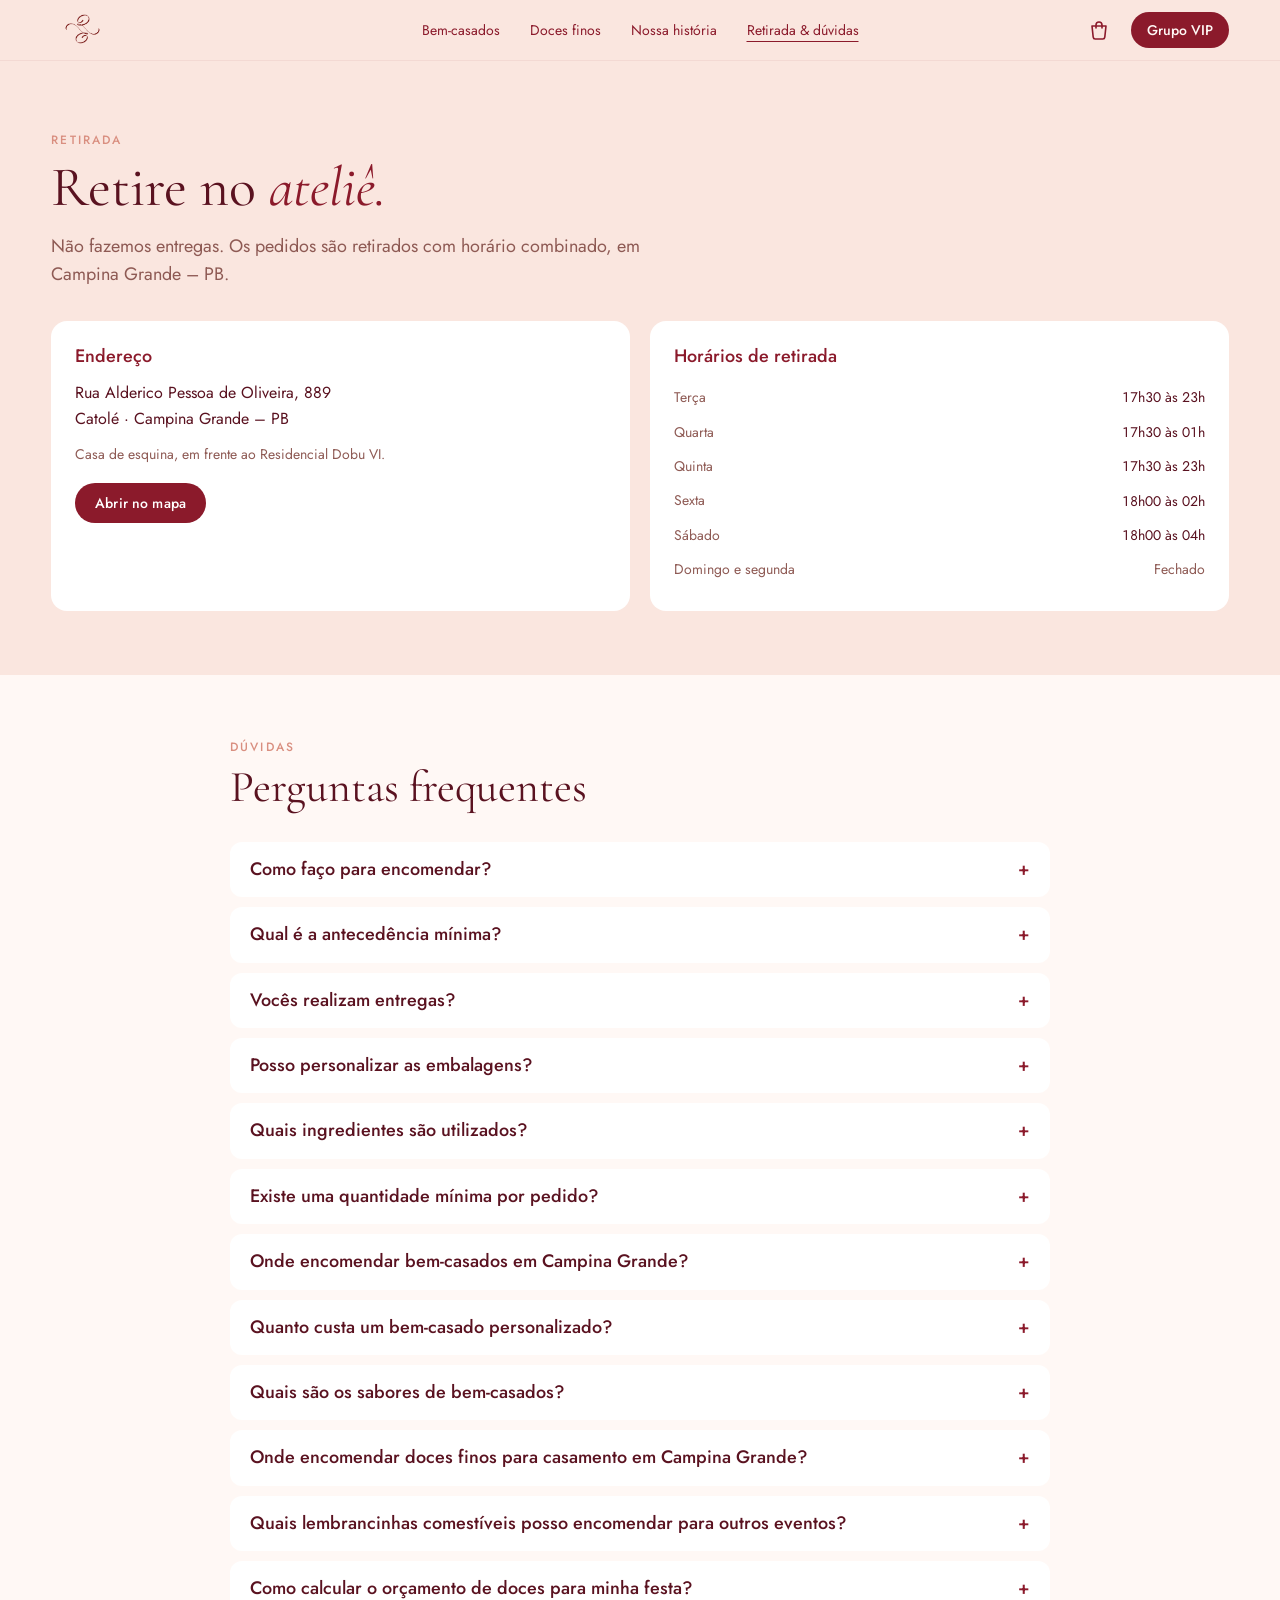
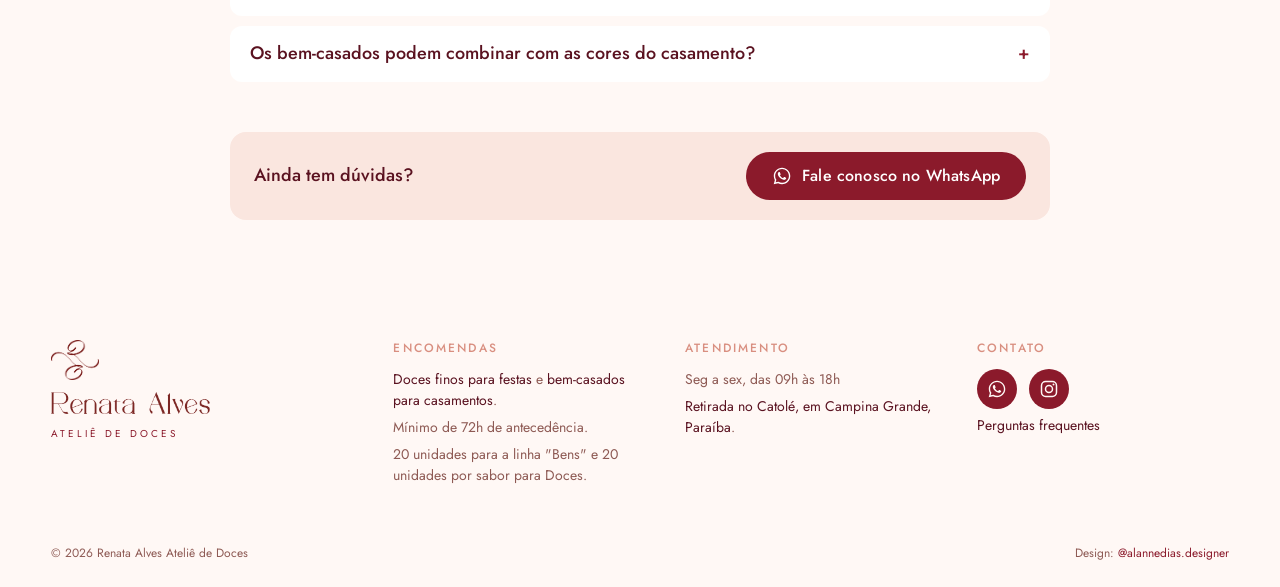
<file: faq.html>
<!doctype html>
<html lang="pt-BR">
<head>
<meta charset="utf-8">
<meta name="viewport" content="width=device-width,initial-scale=1,viewport-fit=cover">
<title>Como encomendar doces e bem-casados em Campina Grande | Renata Alves</title>
<meta name="description" content="Confira pedido mínimo, prazo de 72 horas, personalização, pagamento e retirada de doces finos e bem-casados no Catolé, Campina Grande.">
<link rel="canonical" href="https://www.renataalvesdoces.com.br/faq.html">
<meta property="og:type" content="website">
<meta property="og:locale" content="pt_BR">
<meta property="og:site_name" content="Renata Alves Ateliê de Doces">
<meta property="og:title" content="Como encomendar doces e bem-casados em Campina Grande | Renata Alves">
<meta property="og:description" content="Confira pedido mínimo, prazo de 72 horas, personalização, pagamento e retirada de doces finos e bem-casados no Catolé, Campina Grande.">
<meta property="og:url" content="https://www.renataalvesdoces.com.br/faq.html">
<meta property="og:image" content="https://www.renataalvesdoces.com.br/assets/fotos/bemcasado-7.jpg">
<meta property="og:image:alt" content="Bem-casado artesanal do ateliê Renata Alves">
<link rel="icon" href="favicon.ico" sizes="any">
<link rel="icon" type="image/png" sizes="32x32" href="assets/favicon-32.png">
<link rel="apple-touch-icon" href="assets/apple-touch-icon.png">
<link rel="preconnect" href="https://fonts.googleapis.com">
<link rel="preconnect" href="https://fonts.gstatic.com" crossorigin>
<link rel="stylesheet" href="https://fonts.googleapis.com/css2?family=Cormorant+Garamond:ital,wght@0,400;0,500;0,600;1,400;1,500&family=Jost:wght@300;400;500&display=swap">
<link rel="stylesheet" href="style.css">

<!-- Google Analytics 4 -->
<script async src="https://www.googletagmanager.com/gtag/js?id=G-GMQV52F554"></script>
<script>
  window.dataLayer = window.dataLayer || [];
  function gtag(){dataLayer.push(arguments);}
  gtag('js', new Date());
  gtag('config', 'G-GMQV52F554');
</script>
<script type="application/ld+json">{"@context":"https://schema.org","@type":"FAQPage","@id":"https://www.renataalvesdoces.com.br/faq.html#webpage","url":"https://www.renataalvesdoces.com.br/faq.html","name":"Como encomendar doces e bem-casados em Campina Grande | Renata Alves","description":"Confira pedido mínimo, prazo de 72 horas, personalização, pagamento e retirada de doces finos e bem-casados no Catolé, Campina Grande.","about":{"@id":"https://www.renataalvesdoces.com.br/#atelie"},"inLanguage":"pt-BR","mainEntity":[{"@type":"Question","name":"Como faço para encomendar?","acceptedAnswer":{"@type":"Answer","text":"Trabalhamos exclusivamente sob encomenda. O pedido é confirmado mediante o pagamento de 50% de sinal, com o saldo restante quitado até 7 dias antes da retirada."}},{"@type":"Question","name":"Qual é a antecedência mínima?","acceptedAnswer":{"@type":"Answer","text":"Para garantir a perfeição de cada detalhe, solicitamos que o pedido seja realizado com, no mínimo, 72 horas de antecedência, conforme disponibilidade de agenda."}},{"@type":"Question","name":"Vocês realizam entregas?","acceptedAnswer":{"@type":"Answer","text":"Não. Para garantir que cada joia gastronômica chegue impecável à sua mesa, trabalhamos apenas com retirada programada em nosso ateliê em Campina Grande - PB."}},{"@type":"Question","name":"Posso personalizar as embalagens?","acceptedAnswer":{"@type":"Answer","text":"Sim. O acabamento em papel crepom e fita de cetim em cores à escolha já está incluso. Oferecemos também adicionais em pedrarias ou flores sempre-vivas."}},{"@type":"Question","name":"Quais ingredientes são utilizados?","acceptedAnswer":{"@type":"Answer","text":"Nosso compromisso é com o sabor autêntico. Utilizamos apenas insumos premium em todas as nossas receitas."}},{"@type":"Question","name":"Existe uma quantidade mínima por pedido?","acceptedAnswer":{"@type":"Answer","text":"Sim. Para manter o padrão de produção artesanal, o mínimo é de 20 unidades para Bem-Celebrados e 20 unidades por sabor para a linha de Doces Finos."}},{"@type":"Question","name":"Onde encomendar bem-casados em Campina Grande?","acceptedAnswer":{"@type":"Answer","text":"No Ateliê Renata Alves, no Catolé, você pode montar bem-casados personalizados pelo site, escolher as cores e enviar o pedido pelo WhatsApp."}},{"@type":"Question","name":"Quanto custa um bem-casado personalizado?","acceptedAnswer":{"@type":"Answer","text":"Os bem-casados custam a partir de R$ 7,00 por unidade. O valor depende do sabor, do papel e do acabamento escolhidos. O montador calcula a estimativa do pedido."}},{"@type":"Question","name":"Quais são os sabores de bem-casados?","acceptedAnswer":{"@type":"Answer","text":"Tradicional, doce de leite, chocolate, red velvet e pistache. Consulte os valores no montador."}},{"@type":"Question","name":"Onde encomendar doces finos para casamento em Campina Grande?","acceptedAnswer":{"@type":"Answer","text":"O catálogo do Ateliê Renata Alves reúne doces finos artesanais, brigadeiros, camafeu de nozes, doces de pistache e outros sabores. O mínimo é de 20 unidades por sabor."}},{"@type":"Question","name":"Quais lembrancinhas comestíveis posso encomendar para outros eventos?","acceptedAnswer":{"@type":"Answer","text":"A linha Bem-Celebrados inclui bem-nascidos para maternidade, bem-batizados, bem-formados, bem-vividos para aniversários e bem-sucedidos para eventos corporativos."}},{"@type":"Question","name":"Como calcular o orçamento de doces para minha festa?","acceptedAnswer":{"@type":"Answer","text":"Escolha os produtos e as quantidades no catálogo de doces finos ou no montador de bem-casados. Confira o valor estimado no carrinho antes de enviar o pedido."}},{"@type":"Question","name":"Os bem-casados podem combinar com as cores do casamento?","acceptedAnswer":{"@type":"Answer","text":"Sim. O montador permite escolher cores de papel e fita, além de acabamentos opcionais em pedrarias e flores sempre-vivas."}}]}</script>
</head>
<body>
<header class="top">
  <a class="brand brand-top" href="./" aria-label="Renata Alves, início"><img class="brand-symbol" src="assets/simbolo-vermelho.png" alt="Renata Alves"></a>
  <nav id="menu" aria-label="Principal">
    <a href="./">Bem-casados</a>
    <a href="doces.html">Doces finos</a>
    <a href="historia.html">Nossa história</a>
    <a href="faq.html" aria-current="page">Retirada &amp; dúvidas</a>
    <a class="nav-vip-mobile" href="vip.html">Grupo VIP</a>
  </nav>
  <div class="top-actions">
    <a class="header-cta" href="vip.html">Grupo VIP</a>
    <button class="menu-btn" type="button" aria-controls="menu" aria-expanded="false"><span></span><span></span><span></span><b>Menu</b></button>
  </div>
</header>

<main class="page-faq">
  <section class="block block-hero">
    <div class="block-inner">
      <header class="block-head"><span class="eyebrow">RETIRADA</span><h1>Retire no <em>ateliê.</em></h1>
        <p class="lead">Não fazemos entregas. Os pedidos são retirados com horário combinado, em Campina Grande – PB.</p></header>
      <div class="cards2">
        <article class="info-card">
          <h3>Endereço</h3>
          <p class="addr">Rua Alderico Pessoa de Oliveira, 889<br>Catolé · Campina Grande – PB</p>
          <p class="muted">Casa de esquina, em frente ao Residencial Dobu VI.</p>
          <a class="button button-sm" href="https://www.google.com/maps/search/?api=1&amp;query=Rua+Alderico+Pessoa+de+Oliveira+889+Catol%C3%A9+Campina+Grande+PB" target="_blank" rel="noopener">Abrir no mapa</a>
        </article>
        <article class="info-card">
          <h3>Horários de retirada</h3>
          <table class="hours">
            <tr><th>Terça</th><td>17h30 às 23h</td></tr>
            <tr><th>Quarta</th><td>17h30 às 01h</td></tr>
            <tr><th>Quinta</th><td>17h30 às 23h</td></tr>
            <tr><th>Sexta</th><td>18h00 às 02h</td></tr>
            <tr><th>Sábado</th><td>18h00 às 04h</td></tr>
            <tr class="closed"><th>Domingo e segunda</th><td>Fechado</td></tr>
          </table>
        </article>
      </div>
    </div>
  </section>

  <section class="block block-alt">
    <div class="block-inner narrow">
      <header class="block-head"><span class="eyebrow">DÚVIDAS</span><h2>Perguntas frequentes</h2></header>
      <div class="faq-list">
      <details><summary>Como faço para encomendar?</summary><p>Trabalhamos exclusivamente sob encomenda. O pedido é confirmado mediante o pagamento de 50% de sinal, com o saldo restante quitado até 7 dias antes da retirada.</p></details>
      <details><summary>Qual é a antecedência mínima?</summary><p>Para garantir a perfeição de cada detalhe, solicitamos que o pedido seja realizado com, no mínimo, 72 horas de antecedência, conforme disponibilidade de agenda.</p></details>
      <details><summary>Vocês realizam entregas?</summary><p>Não. Para garantir que cada joia gastronômica chegue impecável à sua mesa, trabalhamos apenas com retirada programada em nosso ateliê em Campina Grande - PB.</p></details>
      <details><summary>Posso personalizar as embalagens?</summary><p>Sim. O acabamento em papel crepom e fita de cetim em cores à escolha já está incluso. Oferecemos também adicionais em pedrarias ou flores sempre-vivas.</p></details>
      <details><summary>Quais ingredientes são utilizados?</summary><p>Nosso compromisso é com o sabor autêntico. Utilizamos apenas insumos premium em todas as nossas receitas.</p></details>
      <details><summary>Existe uma quantidade mínima por pedido?</summary><p>Sim. Para manter o padrão de produção artesanal, o mínimo é de 20 unidades para Bem-Celebrados e 20 unidades por sabor para a linha de Doces Finos.</p></details>
      <details><summary>Onde encomendar bem-casados em Campina Grande?</summary><p>No Ateliê Renata Alves, no Catolé, você pode montar bem-casados personalizados pelo site, escolher as cores e enviar o pedido pelo WhatsApp.</p></details>
      <details><summary>Quanto custa um bem-casado personalizado?</summary><p>Os bem-casados custam a partir de R$ 7,00 por unidade. O valor depende do sabor, do papel e do acabamento escolhidos. O montador calcula a estimativa do pedido.</p></details>
      <details><summary>Quais são os sabores de bem-casados?</summary><p>Tradicional, doce de leite, chocolate, red velvet e pistache. Consulte os valores no montador.</p></details>
      <details><summary>Onde encomendar doces finos para casamento em Campina Grande?</summary><p>O catálogo do Ateliê Renata Alves reúne doces finos artesanais, brigadeiros, camafeu de nozes, doces de pistache e outros sabores. O mínimo é de 20 unidades por sabor.</p></details>
      <details><summary>Quais lembrancinhas comestíveis posso encomendar para outros eventos?</summary><p>A linha Bem-Celebrados inclui bem-nascidos para maternidade, bem-batizados, bem-formados, bem-vividos para aniversários e bem-sucedidos para eventos corporativos.</p></details>
      <details><summary>Como calcular o orçamento de doces para minha festa?</summary><p>Escolha os produtos e as quantidades no catálogo de doces finos ou no montador de bem-casados. Confira o valor estimado no carrinho antes de enviar o pedido.</p></details>
      <details><summary>Os bem-casados podem combinar com as cores do casamento?</summary><p>Sim. O montador permite escolher cores de papel e fita, além de acabamentos opcionais em pedrarias e flores sempre-vivas.</p></details>
      </div>
      <div class="faq-cta-box">
        <p>Ainda tem dúvidas?</p>
        <a class="button" href="https://wa.me/5583987185735" target="_blank" rel="noopener"><svg class="ico" viewBox="0 0 24 24" aria-hidden="true"><path fill="currentColor" d="M12.04 2C6.58 2 2.13 6.45 2.13 11.91c0 1.75.46 3.45 1.32 4.95L2.05 22l5.25-1.38a9.9 9.9 0 0 0 4.74 1.21c5.46 0 9.91-4.45 9.91-9.91C21.95 6.45 17.5 2 12.04 2Zm0 18.15a8.2 8.2 0 0 1-4.2-1.15l-.3-.18-3.12.82.83-3.04-.2-.31a8.2 8.2 0 0 1-1.26-4.38c0-4.54 3.7-8.24 8.25-8.24 4.54 0 8.24 3.7 8.24 8.24 0 4.55-3.7 8.24-8.24 8.24Zm4.52-6.17c-.25-.12-1.47-.72-1.69-.81-.23-.08-.39-.12-.56.13-.16.25-.64.81-.79.97-.14.17-.29.19-.54.06-.25-.12-1.05-.39-1.99-1.23-.74-.66-1.23-1.47-1.38-1.72-.14-.25-.02-.38.11-.51.11-.11.25-.29.37-.43.12-.15.17-.25.25-.42.08-.16.04-.31-.02-.43-.06-.12-.56-1.34-.76-1.84-.2-.48-.41-.42-.56-.43h-.48c-.17 0-.43.06-.66.31-.23.25-.87.85-.87 2.07 0 1.22.89 2.4 1.01 2.56.12.17 1.75 2.67 4.24 3.74.59.26 1.05.41 1.41.52.59.19 1.13.16 1.56.1.48-.07 1.47-.6 1.67-1.18.21-.58.21-1.07.14-1.18-.06-.1-.22-.16-.47-.29Z"/></svg> Fale conosco no WhatsApp</a>
      </div>
    </div>
  </section>
</main>

<footer>
  <div class="foot-top">
    <a class="foot-brand" href="./" aria-label="Renata Alves, início">
      <img class="brand-symbol" src="assets/simbolo-vermelho-trim.png" alt="">
      <img class="brand-word" src="assets/renata-alves-trim.png" alt="Renata Alves">
      <span class="brand-sub">ATELIÊ DE DOCES</span>
    </a>
    <div class="foot-col">
      <h4>Encomendas</h4>
      <p><a href="doces.html">Doces finos para festas</a> e <a href="./#monte">bem-casados para casamentos</a>.</p>
      <p>Mínimo de 72h de antecedência.</p>
      <p>20 unidades para a linha "Bens" e 20 unidades por sabor para Doces.</p>
    </div>
    <div class="foot-col">
      <h4>Atendimento</h4>
      <p>Seg a sex, das 09h às 18h</p>
      <p><a href="faq.html">Retirada no Catolé, em Campina Grande, Paraíba</a>.</p>
    </div>
    <div class="foot-col">
      <h4>Contato</h4>
      <p class="social"><a href="https://wa.me/5583987185735" target="_blank" rel="noopener" aria-label="WhatsApp"><svg class="ico" viewBox="0 0 24 24" aria-hidden="true"><path fill="currentColor" d="M12.04 2C6.58 2 2.13 6.45 2.13 11.91c0 1.75.46 3.45 1.32 4.95L2.05 22l5.25-1.38a9.9 9.9 0 0 0 4.74 1.21c5.46 0 9.91-4.45 9.91-9.91C21.95 6.45 17.5 2 12.04 2Zm0 18.15a8.2 8.2 0 0 1-4.2-1.15l-.3-.18-3.12.82.83-3.04-.2-.31a8.2 8.2 0 0 1-1.26-4.38c0-4.54 3.7-8.24 8.25-8.24 4.54 0 8.24 3.7 8.24 8.24 0 4.55-3.7 8.24-8.24 8.24Zm4.52-6.17c-.25-.12-1.47-.72-1.69-.81-.23-.08-.39-.12-.56.13-.16.25-.64.81-.79.97-.14.17-.29.19-.54.06-.25-.12-1.05-.39-1.99-1.23-.74-.66-1.23-1.47-1.38-1.72-.14-.25-.02-.38.11-.51.11-.11.25-.29.37-.43.12-.15.17-.25.25-.42.08-.16.04-.31-.02-.43-.06-.12-.56-1.34-.76-1.84-.2-.48-.41-.42-.56-.43h-.48c-.17 0-.43.06-.66.31-.23.25-.87.85-.87 2.07 0 1.22.89 2.4 1.01 2.56.12.17 1.75 2.67 4.24 3.74.59.26 1.05.41 1.41.52.59.19 1.13.16 1.56.1.48-.07 1.47-.6 1.67-1.18.21-.58.21-1.07.14-1.18-.06-.1-.22-.16-.47-.29Z"/></svg></a><a href="https://www.instagram.com/renataalvesdoces/" target="_blank" rel="noopener" aria-label="Instagram"><svg class="ico" viewBox="0 0 24 24" aria-hidden="true"><rect x="3" y="3" width="18" height="18" rx="5" fill="none" stroke="currentColor" stroke-width="1.8"/><circle cx="12" cy="12" r="4.2" fill="none" stroke="currentColor" stroke-width="1.8"/><circle cx="17.4" cy="6.6" r="1.2" fill="currentColor"/></svg></a></p>
      <p><a href="faq.html">Perguntas frequentes</a></p>
    </div>
  </div>
  <div class="foot-bottom">
    <small>© 2026 Renata Alves Ateliê de Doces</small>
    <small>Design: <a href="https://www.instagram.com/alannedias.designer/" target="_blank" rel="noopener">@alannedias.designer</a></small>
  </div>
</footer>

<script type="module" src="common.js"></script>
</body>
</html>
</file>
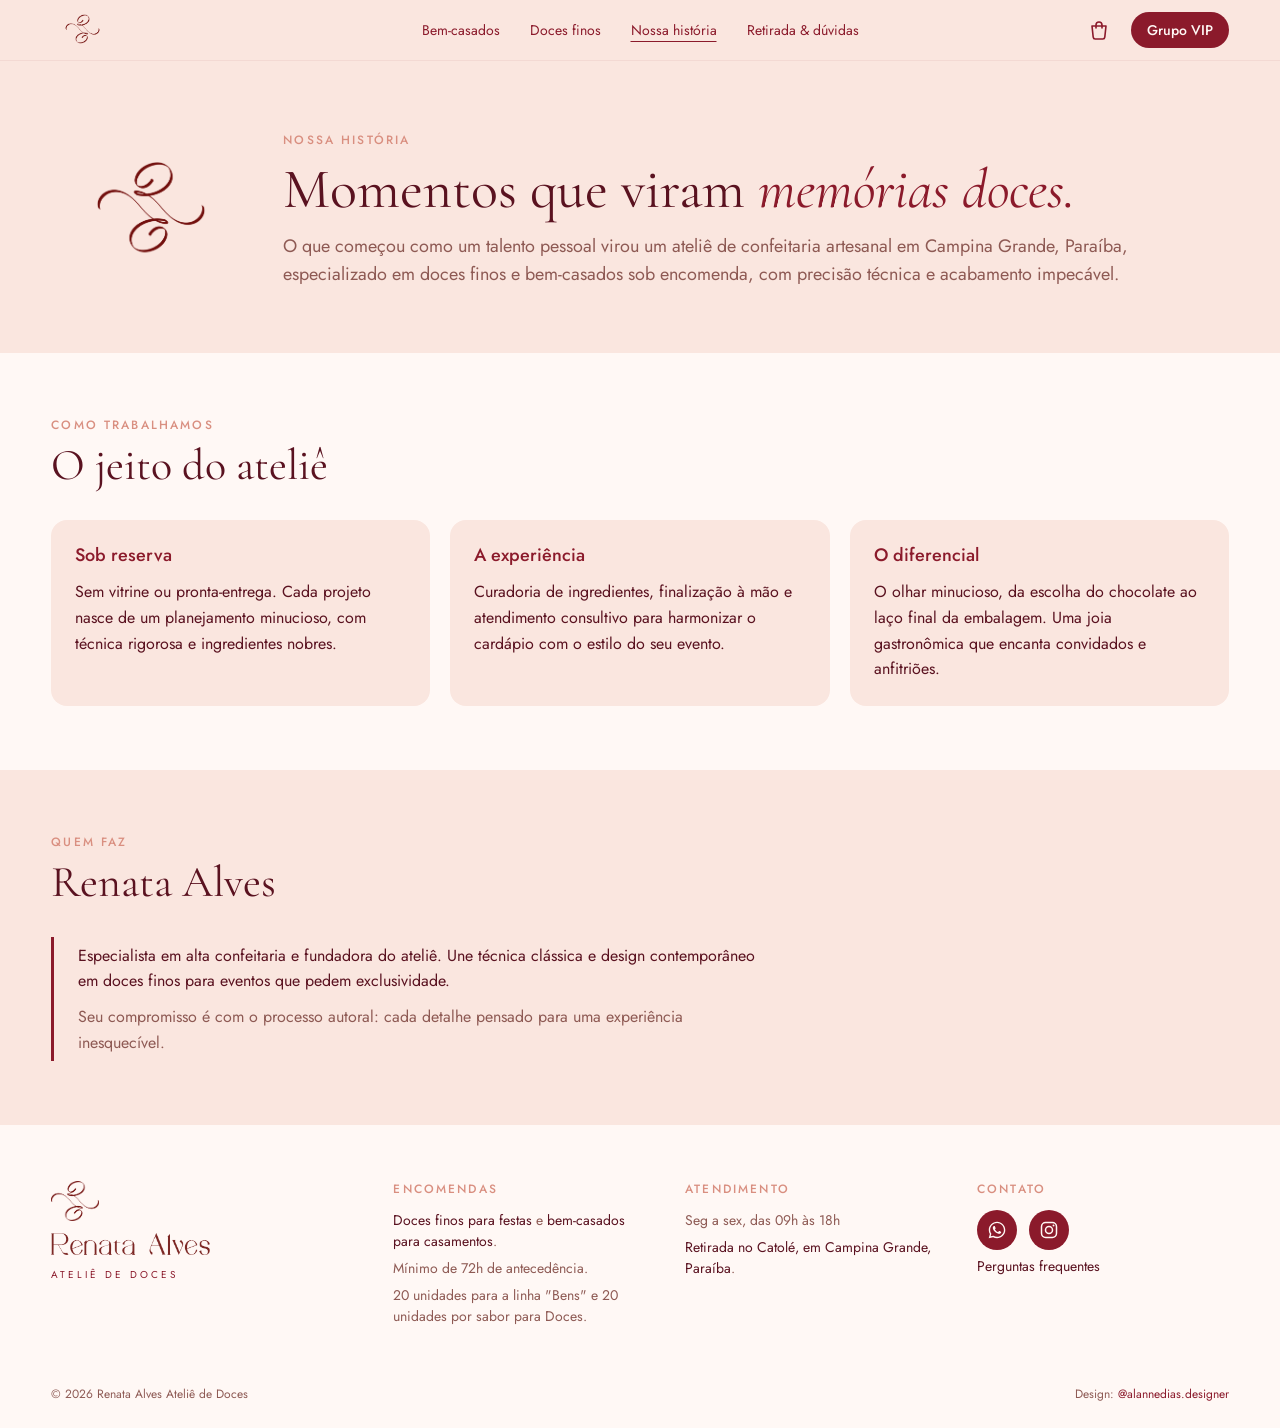
<file: historia.html>
<!doctype html>
<html lang="pt-BR">
<head>
<meta charset="utf-8">
<meta name="viewport" content="width=device-width,initial-scale=1,viewport-fit=cover">
<title>Renata Alves | Ateliê de doces finos em Campina Grande</title>
<meta name="description" content="Conheça Renata Alves, fundadora do ateliê de doces finos e bem-casados sob encomenda em Campina Grande, Paraíba.">
<link rel="canonical" href="https://www.renataalvesdoces.com.br/historia.html">
<meta property="og:locale" content="pt_BR">
<meta property="og:type" content="website">
<meta property="og:site_name" content="Renata Alves Ateliê de Doces">
<meta property="og:title" content="Renata Alves | Ateliê de doces finos em Campina Grande">
<meta property="og:description" content="Conheça Renata Alves, fundadora do ateliê de doces finos e bem-casados sob encomenda em Campina Grande, Paraíba.">
<meta property="og:url" content="https://www.renataalvesdoces.com.br/historia.html">
<meta property="og:image" content="https://www.renataalvesdoces.com.br/assets/favicon-512.png">
<meta property="og:image:alt" content="Símbolo do Ateliê de Doces Renata Alves">
<link rel="icon" href="favicon.ico" sizes="any">
<link rel="icon" type="image/png" sizes="32x32" href="assets/favicon-32.png">
<link rel="apple-touch-icon" href="assets/apple-touch-icon.png">
<link rel="preconnect" href="https://fonts.googleapis.com">
<link rel="preconnect" href="https://fonts.gstatic.com" crossorigin>
<link rel="stylesheet" href="https://fonts.googleapis.com/css2?family=Cormorant+Garamond:ital,wght@0,400;0,500;0,600;1,400;1,500&family=Jost:wght@300;400;500&display=swap">
<link rel="stylesheet" href="style.css">

<!-- Google Analytics 4 -->
<script async src="https://www.googletagmanager.com/gtag/js?id=G-GMQV52F554"></script>
<script>
  window.dataLayer = window.dataLayer || [];
  function gtag(){dataLayer.push(arguments);}
  gtag('js', new Date());
  gtag('config', 'G-GMQV52F554');
</script>
<script type="application/ld+json">{"@context":"https://schema.org","@type":"AboutPage","@id":"https://www.renataalvesdoces.com.br/historia.html#webpage","url":"https://www.renataalvesdoces.com.br/historia.html","name":"Renata Alves | Ateliê de doces finos em Campina Grande","description":"Conheça Renata Alves, fundadora do ateliê de doces finos e bem-casados sob encomenda em Campina Grande, Paraíba.","about":{"@id":"https://www.renataalvesdoces.com.br/#atelie"},"inLanguage":"pt-BR"}</script>
</head>
<body>
<header class="top">
  <a class="brand brand-top" href="./" aria-label="Renata Alves, início"><img class="brand-symbol" src="assets/simbolo-vermelho.png" alt="Renata Alves"></a>
  <nav id="menu" aria-label="Principal">
    <a href="./">Bem-casados</a>
    <a href="doces.html">Doces finos</a>
    <a href="historia.html" aria-current="page">Nossa história</a>
    <a href="faq.html">Retirada &amp; dúvidas</a>
    <a class="nav-vip-mobile" href="vip.html">Grupo VIP</a>
  </nav>
  <div class="top-actions">
    <a class="header-cta" href="vip.html">Grupo VIP</a>
    <button class="menu-btn" type="button" aria-controls="menu" aria-expanded="false"><span></span><span></span><span></span><b>Menu</b></button>
  </div>
</header>

<main class="page-historia">
  <section class="block block-hero">
    <div class="block-inner hist-hero">
      <img class="hist-mark" src="assets/simbolo-vermelho.png" alt="">
      <div>
        <span class="eyebrow">NOSSA HISTÓRIA</span>
        <h1>Momentos que viram <em>memórias doces.</em></h1>
        <p class="lead">O que começou como um talento pessoal virou um ateliê de confeitaria artesanal em Campina Grande, Paraíba, especializado em doces finos e bem-casados sob encomenda, com precisão técnica e acabamento impecável.</p>
      </div>
    </div>
  </section>

  <section class="block block-alt">
    <div class="block-inner">
      <header class="block-head"><span class="eyebrow">COMO TRABALHAMOS</span><h2>O jeito do ateliê</h2></header>
      <div class="cards3">
        <article class="info-card"><h3>Sob reserva</h3><p>Sem vitrine ou pronta-entrega. Cada projeto nasce de um planejamento minucioso, com técnica rigorosa e ingredientes nobres.</p></article>
        <article class="info-card"><h3>A experiência</h3><p>Curadoria de ingredientes, finalização à mão e atendimento consultivo para harmonizar o cardápio com o estilo do seu evento.</p></article>
        <article class="info-card"><h3>O diferencial</h3><p>O olhar minucioso, da escolha do chocolate ao laço final da embalagem. Uma joia gastronômica que encanta convidados e anfitriões.</p></article>
      </div>
    </div>
  </section>

  <section class="block">
    <div class="block-inner">
      <header class="block-head"><span class="eyebrow">QUEM FAZ</span><h2>Renata Alves</h2></header>
      <div class="bio-card">
        <p>Especialista em alta confeitaria e fundadora do ateliê. Une técnica clássica e design contemporâneo em doces finos para eventos que pedem exclusividade.</p>
        <p class="muted">Seu compromisso é com o processo autoral: cada detalhe pensado para uma experiência inesquecível.</p>
      </div>
    </div>
  </section>
</main>

<footer>
  <div class="foot-top">
    <a class="foot-brand" href="./" aria-label="Renata Alves, início">
      <img class="brand-symbol" src="assets/simbolo-vermelho-trim.png" alt="">
      <img class="brand-word" src="assets/renata-alves-trim.png" alt="Renata Alves">
      <span class="brand-sub">ATELIÊ DE DOCES</span>
    </a>
    <div class="foot-col">
      <h4>Encomendas</h4>
      <p><a href="doces.html">Doces finos para festas</a> e <a href="./#monte">bem-casados para casamentos</a>.</p>
      <p>Mínimo de 72h de antecedência.</p>
      <p>20 unidades para a linha "Bens" e 20 unidades por sabor para Doces.</p>
    </div>
    <div class="foot-col">
      <h4>Atendimento</h4>
      <p>Seg a sex, das 09h às 18h</p>
      <p><a href="faq.html">Retirada no Catolé, em Campina Grande, Paraíba</a>.</p>
    </div>
    <div class="foot-col">
      <h4>Contato</h4>
      <p class="social"><a href="https://wa.me/5583987185735" target="_blank" rel="noopener" aria-label="WhatsApp"><svg class="ico" viewBox="0 0 24 24" aria-hidden="true"><path fill="currentColor" d="M12.04 2C6.58 2 2.13 6.45 2.13 11.91c0 1.75.46 3.45 1.32 4.95L2.05 22l5.25-1.38a9.9 9.9 0 0 0 4.74 1.21c5.46 0 9.91-4.45 9.91-9.91C21.95 6.45 17.5 2 12.04 2Zm0 18.15a8.2 8.2 0 0 1-4.2-1.15l-.3-.18-3.12.82.83-3.04-.2-.31a8.2 8.2 0 0 1-1.26-4.38c0-4.54 3.7-8.24 8.25-8.24 4.54 0 8.24 3.7 8.24 8.24 0 4.55-3.7 8.24-8.24 8.24Zm4.52-6.17c-.25-.12-1.47-.72-1.69-.81-.23-.08-.39-.12-.56.13-.16.25-.64.81-.79.97-.14.17-.29.19-.54.06-.25-.12-1.05-.39-1.99-1.23-.74-.66-1.23-1.47-1.38-1.72-.14-.25-.02-.38.11-.51.11-.11.25-.29.37-.43.12-.15.17-.25.25-.42.08-.16.04-.31-.02-.43-.06-.12-.56-1.34-.76-1.84-.2-.48-.41-.42-.56-.43h-.48c-.17 0-.43.06-.66.31-.23.25-.87.85-.87 2.07 0 1.22.89 2.4 1.01 2.56.12.17 1.75 2.67 4.24 3.74.59.26 1.05.41 1.41.52.59.19 1.13.16 1.56.1.48-.07 1.47-.6 1.67-1.18.21-.58.21-1.07.14-1.18-.06-.1-.22-.16-.47-.29Z"/></svg></a><a href="https://www.instagram.com/renataalvesdoces/" target="_blank" rel="noopener" aria-label="Instagram"><svg class="ico" viewBox="0 0 24 24" aria-hidden="true"><rect x="3" y="3" width="18" height="18" rx="5" fill="none" stroke="currentColor" stroke-width="1.8"/><circle cx="12" cy="12" r="4.2" fill="none" stroke="currentColor" stroke-width="1.8"/><circle cx="17.4" cy="6.6" r="1.2" fill="currentColor"/></svg></a></p>
      <p><a href="faq.html">Perguntas frequentes</a></p>
    </div>
  </div>
  <div class="foot-bottom">
    <small>© 2026 Renata Alves Ateliê de Doces</small>
    <small>Design: <a href="https://www.instagram.com/alannedias.designer/" target="_blank" rel="noopener">@alannedias.designer</a></small>
  </div>
</footer>

<script type="module" src="common.js"></script>
</body>
</html>
</file>
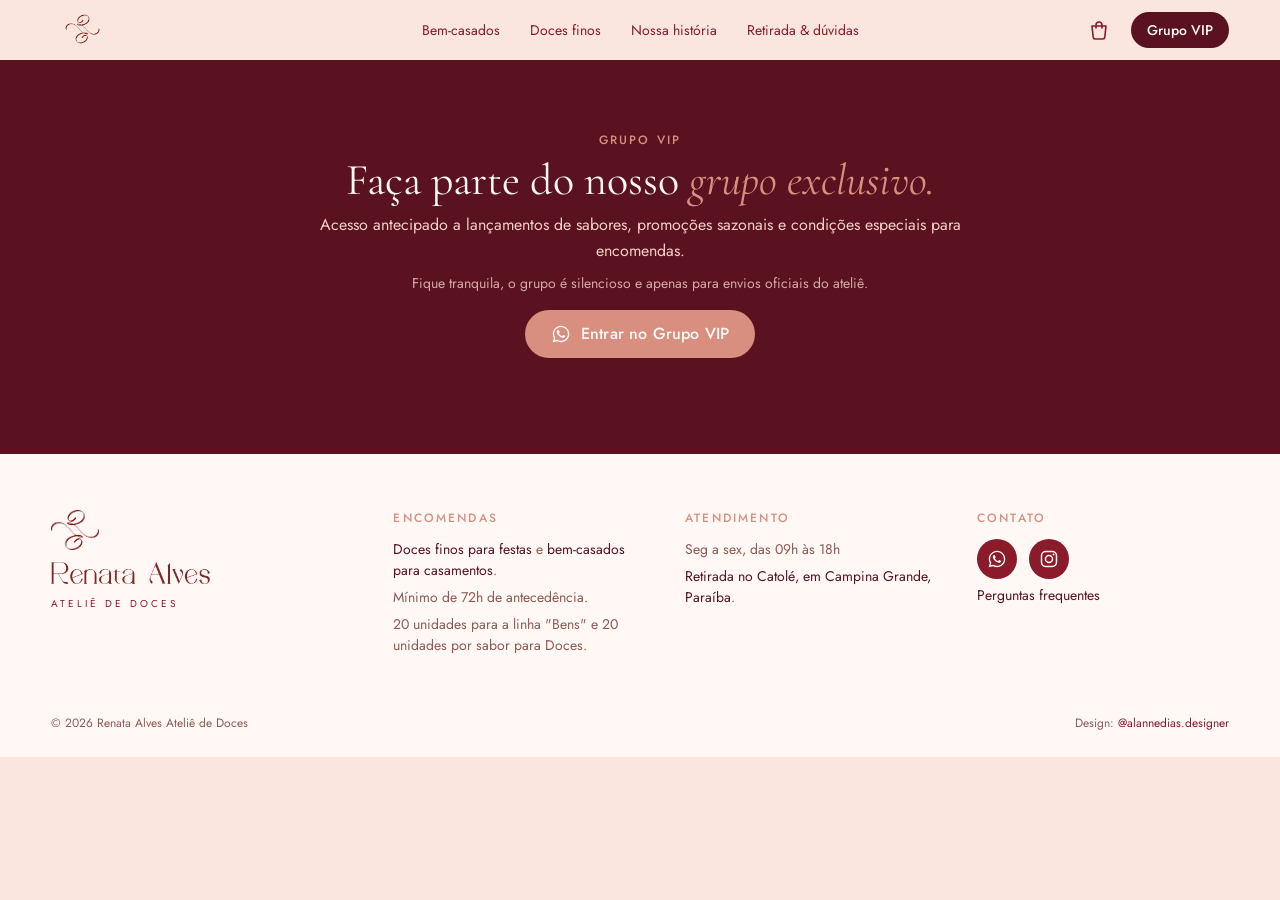
<file: vip.html>
<!doctype html>
<html lang="pt-BR">
<head>
<meta charset="utf-8">
<meta name="viewport" content="width=device-width,initial-scale=1,viewport-fit=cover">
<title>Grupo VIP de doces finos | Renata Alves Campina Grande</title>
<meta name="description" content="Receba novidades, lançamentos de sabores e condições especiais para encomendas do Ateliê Renata Alves pelo grupo VIP no WhatsApp.">
<link rel="canonical" href="https://www.renataalvesdoces.com.br/vip.html">
<meta property="og:locale" content="pt_BR">
<meta property="og:type" content="website">
<meta property="og:site_name" content="Renata Alves Ateliê de Doces">
<meta property="og:title" content="Grupo VIP de doces finos | Renata Alves Campina Grande">
<meta property="og:description" content="Receba novidades, lançamentos de sabores e condições especiais para encomendas do Ateliê Renata Alves pelo grupo VIP no WhatsApp.">
<meta property="og:url" content="https://www.renataalvesdoces.com.br/vip.html">
<meta property="og:image" content="https://www.renataalvesdoces.com.br/assets/fotos/docesfinos-1.jpg">
<meta property="og:image:alt" content="Doce fino coberto com pedaços de chocolate">
<link rel="icon" href="favicon.ico" sizes="any">
<link rel="icon" type="image/png" sizes="32x32" href="assets/favicon-32.png">
<link rel="apple-touch-icon" href="assets/apple-touch-icon.png">
<link rel="preconnect" href="https://fonts.googleapis.com">
<link rel="preconnect" href="https://fonts.gstatic.com" crossorigin>
<link rel="stylesheet" href="https://fonts.googleapis.com/css2?family=Cormorant+Garamond:ital,wght@0,400;0,500;0,600;1,400;1,500&family=Jost:wght@300;400;500&display=swap">
<link rel="stylesheet" href="style.css">

<!-- Google Analytics 4 -->
<script async src="https://www.googletagmanager.com/gtag/js?id=G-GMQV52F554"></script>
<script>
  window.dataLayer = window.dataLayer || [];
  function gtag(){dataLayer.push(arguments);}
  gtag('js', new Date());
  gtag('config', 'G-GMQV52F554');
</script>
<script type="application/ld+json">{"@context":"https://schema.org","@type":"WebPage","@id":"https://www.renataalvesdoces.com.br/vip.html#webpage","url":"https://www.renataalvesdoces.com.br/vip.html","name":"Grupo VIP de doces finos | Renata Alves Campina Grande","description":"Receba novidades, lançamentos de sabores e condições especiais para encomendas do Ateliê Renata Alves pelo grupo VIP no WhatsApp.","about":{"@id":"https://www.renataalvesdoces.com.br/#atelie"},"inLanguage":"pt-BR"}</script>
</head>
<body>
<header class="top">
  <a class="brand brand-top" href="./" aria-label="Renata Alves, início"><img class="brand-symbol" src="assets/simbolo-vermelho.png" alt="Renata Alves"></a>
  <nav id="menu" aria-label="Principal">
    <a href="./">Bem-casados</a>
    <a href="doces.html">Doces finos</a>
    <a href="historia.html">Nossa história</a>
    <a href="faq.html">Retirada &amp; dúvidas</a>
    <a class="nav-vip-mobile" href="vip.html" aria-current="page">Grupo VIP</a>
  </nav>
  <div class="top-actions">
    <a class="header-cta" href="vip.html" aria-current="page">Grupo VIP</a>
    <button class="menu-btn" type="button" aria-controls="menu" aria-expanded="false"><span></span><span></span><span></span><b>Menu</b></button>
  </div>
</header>

<main class="page-vip">
<section id="vip" class="vip">
    <div class="vip-inner">
      <span class="eyebrow">GRUPO VIP</span>
      <h1>Faça parte do nosso <em>grupo exclusivo.</em></h1>
      <p>Acesso antecipado a lançamentos de sabores, promoções sazonais e condições especiais para encomendas.</p>
      <p class="small">Fique tranquila, o grupo é silencioso e apenas para envios oficiais do ateliê.</p>
      <a class="button button-light" id="vip-link" href="https://chat.whatsapp.com/GsjqsFfllpjDdMmGEXN6Er" target="_blank" rel="noopener"><svg class="ico" viewBox="0 0 24 24" aria-hidden="true"><path fill="currentColor" d="M12.04 2C6.58 2 2.13 6.45 2.13 11.91c0 1.75.46 3.45 1.32 4.95L2.05 22l5.25-1.38a9.9 9.9 0 0 0 4.74 1.21c5.46 0 9.91-4.45 9.91-9.91C21.95 6.45 17.5 2 12.04 2Zm0 18.15a8.2 8.2 0 0 1-4.2-1.15l-.3-.18-3.12.82.83-3.04-.2-.31a8.2 8.2 0 0 1-1.26-4.38c0-4.54 3.7-8.24 8.25-8.24 4.54 0 8.24 3.7 8.24 8.24 0 4.55-3.7 8.24-8.24 8.24Zm4.52-6.17c-.25-.12-1.47-.72-1.69-.81-.23-.08-.39-.12-.56.13-.16.25-.64.81-.79.97-.14.17-.29.19-.54.06-.25-.12-1.05-.39-1.99-1.23-.74-.66-1.23-1.47-1.38-1.72-.14-.25-.02-.38.11-.51.11-.11.25-.29.37-.43.12-.15.17-.25.25-.42.08-.16.04-.31-.02-.43-.06-.12-.56-1.34-.76-1.84-.2-.48-.41-.42-.56-.43h-.48c-.17 0-.43.06-.66.31-.23.25-.87.85-.87 2.07 0 1.22.89 2.4 1.01 2.56.12.17 1.75 2.67 4.24 3.74.59.26 1.05.41 1.41.52.59.19 1.13.16 1.56.1.48-.07 1.47-.6 1.67-1.18.21-.58.21-1.07.14-1.18-.06-.1-.22-.16-.47-.29Z"/></svg> Entrar no Grupo VIP</a>
    </div>
  </section>
</main>

<footer>
  <div class="foot-top">
    <a class="foot-brand" href="./" aria-label="Renata Alves, início">
      <img class="brand-symbol" src="assets/simbolo-vermelho-trim.png" alt="">
      <img class="brand-word" src="assets/renata-alves-trim.png" alt="Renata Alves">
      <span class="brand-sub">ATELIÊ DE DOCES</span>
    </a>
    <div class="foot-col">
      <h4>Encomendas</h4>
      <p><a href="doces.html">Doces finos para festas</a> e <a href="./#monte">bem-casados para casamentos</a>.</p>
      <p>Mínimo de 72h de antecedência.</p>
      <p>20 unidades para a linha "Bens" e 20 unidades por sabor para Doces.</p>
    </div>
    <div class="foot-col">
      <h4>Atendimento</h4>
      <p>Seg a sex, das 09h às 18h</p>
      <p><a href="faq.html">Retirada no Catolé, em Campina Grande, Paraíba</a>.</p>
    </div>
    <div class="foot-col">
      <h4>Contato</h4>
      <p class="social"><a href="https://wa.me/5583987185735" target="_blank" rel="noopener" aria-label="WhatsApp"><svg class="ico" viewBox="0 0 24 24" aria-hidden="true"><path fill="currentColor" d="M12.04 2C6.58 2 2.13 6.45 2.13 11.91c0 1.75.46 3.45 1.32 4.95L2.05 22l5.25-1.38a9.9 9.9 0 0 0 4.74 1.21c5.46 0 9.91-4.45 9.91-9.91C21.95 6.45 17.5 2 12.04 2Zm0 18.15a8.2 8.2 0 0 1-4.2-1.15l-.3-.18-3.12.82.83-3.04-.2-.31a8.2 8.2 0 0 1-1.26-4.38c0-4.54 3.7-8.24 8.25-8.24 4.54 0 8.24 3.7 8.24 8.24 0 4.55-3.7 8.24-8.24 8.24Zm4.52-6.17c-.25-.12-1.47-.72-1.69-.81-.23-.08-.39-.12-.56.13-.16.25-.64.81-.79.97-.14.17-.29.19-.54.06-.25-.12-1.05-.39-1.99-1.23-.74-.66-1.23-1.47-1.38-1.72-.14-.25-.02-.38.11-.51.11-.11.25-.29.37-.43.12-.15.17-.25.25-.42.08-.16.04-.31-.02-.43-.06-.12-.56-1.34-.76-1.84-.2-.48-.41-.42-.56-.43h-.48c-.17 0-.43.06-.66.31-.23.25-.87.85-.87 2.07 0 1.22.89 2.4 1.01 2.56.12.17 1.75 2.67 4.24 3.74.59.26 1.05.41 1.41.52.59.19 1.13.16 1.56.1.48-.07 1.47-.6 1.67-1.18.21-.58.21-1.07.14-1.18-.06-.1-.22-.16-.47-.29Z"/></svg></a><a href="https://www.instagram.com/renataalvesdoces/" target="_blank" rel="noopener" aria-label="Instagram"><svg class="ico" viewBox="0 0 24 24" aria-hidden="true"><rect x="3" y="3" width="18" height="18" rx="5" fill="none" stroke="currentColor" stroke-width="1.8"/><circle cx="12" cy="12" r="4.2" fill="none" stroke="currentColor" stroke-width="1.8"/><circle cx="17.4" cy="6.6" r="1.2" fill="currentColor"/></svg></a></p>
      <p><a href="faq.html">Perguntas frequentes</a></p>
    </div>
  </div>
  <div class="foot-bottom">
    <small>© 2026 Renata Alves Ateliê de Doces</small>
    <small>Design: <a href="https://www.instagram.com/alannedias.designer/" target="_blank" rel="noopener">@alannedias.designer</a></small>
  </div>
</footer>

<script type="module" src="common.js"></script>
</body>
</html>
</file>
<file: style.css>
/* Renata Alves — fundo claro, vermelho da marca e dourado discreto */
:root{
  --bg:#FAE6DF; --paper:#FFF8F5; --ink:#5A1220; --muted:#8E5A54; --line:#F0CFC5;
  --red:#8B1A2B; --rose:#D98F80; --deep:#5A1220; --gold:#a8865a;
  --display:"Cormorant Garamond","Times New Roman",Georgia,serif;
  --body:"Jost","Helvetica Neue",Arial,sans-serif;
  color-scheme:light;
}
*{box-sizing:border-box}
html{scroll-behavior:smooth}
body{margin:0;background:var(--bg);color:var(--ink);font-family:var(--body);font-weight:400;font-size:16px;line-height:1.6}
h1,h2,h3{font-family:var(--display);font-weight:400;line-height:1.05;margin:0;text-wrap:balance}
h2 em,h1 em{color:var(--red)}
p{margin:0}
a{color:inherit}
button,input,select{font:inherit;color:inherit}
:focus-visible{outline:2px solid var(--red);outline-offset:3px}
.eyebrow,.legend{font-family:var(--body);font-size:12px;letter-spacing:.22em;font-weight:500;color:var(--rose)}
.muted{color:var(--muted)}

/* topo */
.top{position:sticky;top:0;z-index:20;background:color-mix(in srgb,var(--bg) 92%,transparent);backdrop-filter:blur(8px);display:grid;grid-template-columns:1fr auto 1fr;align-items:center;gap:24px;padding:16px max(20px,4vw);border-bottom:1px solid var(--line)}
.top .brand{justify-self:start}
.top .header-cta{justify-self:end}
.brand{display:flex;align-items:center;gap:12px;text-decoration:none;line-height:1}
.brand-symbol{height:34px;width:auto}
.brand-text{display:flex;flex-direction:column;align-items:center}
.brand-word{height:26px;width:auto}
.brand-top .brand-symbol{height:68px;width:auto}
.brand-top .brand-text{align-items:center}
.brand-sub{font-size:9px;letter-spacing:.35em;color:var(--red);margin-top:6px}
.top nav{display:flex;flex-wrap:wrap;justify-content:center;gap:6px 22px;font-size:13.5px}
.top nav a{text-decoration:none}
.top nav a:hover{color:var(--red)}
.header-cta{text-decoration:none;font-size:14px;border:1px solid var(--ink);border-radius:999px;padding:9px 20px;white-space:nowrap}
.header-cta:hover{background:var(--ink);color:var(--bg)}
.menu-btn{display:none;align-items:center;gap:4px;justify-self:end;background:none;border:1px solid var(--ink);border-radius:999px;padding:8px 14px;cursor:pointer;color:var(--ink)}
.menu-btn span{display:block;width:14px;height:1.5px;background:currentColor;margin:2px 0}
.menu-btn{flex-direction:column}
.menu-btn b{position:absolute;width:1px;height:1px;overflow:hidden;clip:rect(0 0 0 0)}
@media (max-width:1080px){
  .top{grid-template-columns:1fr auto}
  .menu-btn{display:flex}
  .top nav{display:none;position:absolute;top:100%;left:0;right:0;flex-direction:column;align-items:center;gap:0;background:var(--bg);border-bottom:1px solid var(--line);padding:8px 0 16px}
  .top nav a{padding:12px 20px;font-size:16px}
  body.menu-open .top nav{display:flex}
}
@media (max-width:420px){.brand-top .brand-symbol{height:52px}.header-cta{font-size:13px;padding:8px 14px}}

/* montador */
.monte{padding:40px max(20px,4vw) 80px;position:relative}
.bg-name{margin:0 auto;width:min(1180px,92%);aspect-ratio:1280/199;background:var(--hero-ink);-webkit-mask:url("assets/renata-alves.png") center/contain no-repeat;mask:url("assets/renata-alves.png") center/contain no-repeat;position:relative;z-index:0;pointer-events:none;user-select:none}
.bg-name span{position:absolute;width:1px;height:1px;overflow:hidden;clip:rect(0 0 0 0)}
.monte-grid{display:grid;grid-template-columns:minmax(200px,250px) 1fr minmax(200px,250px);grid-template-areas:"paper center ribbon";gap:24px;align-items:center;max-width:1240px;margin:-11vw auto 0;position:relative;z-index:1;align-items:stretch}
@media (min-width:1300px){.monte-grid{margin-top:-140px}}
.center{align-self:center}
.paper-side{grid-area:paper}.ribbon-side{grid-area:ribbon}.center{grid-area:center;min-width:0}
.palette{display:flex;flex-direction:column;gap:14px;padding-top:max(190px,15vw)}
.finish-block{margin-top:auto;display:grid;gap:14px}
.legend{font-size:11px;letter-spacing:.2em;color:var(--red);margin:0}
.sw-group{display:grid;gap:8px;margin-bottom:12px}
.sw-title{font-size:11px;color:var(--muted)}
.sw-title em{font-style:normal;opacity:.8}
.sw-grid{display:grid;grid-template-columns:repeat(5,28px);gap:10px 12px}
.sw{width:28px;height:28px;border-radius:50%;border:0;padding:0;cursor:pointer;background:var(--c);box-shadow:inset 0 0 0 1px rgba(0,0,0,.1);transition:transform .15s}
.sw:hover{transform:scale(1.1)}
.sw[aria-pressed="true"]{box-shadow:inset 0 0 0 1px rgba(0,0,0,.1),0 0 0 3px var(--bg),0 0 0 4px var(--red)}
.sw.t-metalizado{background:linear-gradient(135deg,rgba(255,255,255,.55),rgba(255,255,255,0) 45%,rgba(0,0,0,.15) 70%,rgba(255,255,255,.3)),var(--c)}
.sw.t-perolado{background:radial-gradient(circle at 32% 28%,rgba(255,255,255,.75),rgba(255,255,255,0) 55%),var(--c)}

.stage{position:relative;aspect-ratio:1/1;width:100%;max-width:580px;margin-inline:auto}
.stage canvas{width:100%;height:100%;display:block;opacity:0;transition:opacity .4s;filter:drop-shadow(0 26px 22px rgba(84,44,32,.22));transform:rotate(-8deg);animation:sway 7s ease-in-out infinite}
.stage.ready canvas{opacity:1}
.stage.paused canvas{animation-play-state:paused}
@keyframes sway{0%,100%{transform:translateY(0) rotate(-8deg)}50%{transform:translateY(-10px) rotate(-5deg)}}
.no-photo-msg{display:none}
.stage.no-photo .no-photo-msg{display:grid;place-items:center;position:absolute;inset:0;font-size:14px;color:var(--muted)}
.codes{text-align:center;display:grid;gap:4px;margin-top:6px}
#code-main{font-size:15px;letter-spacing:.08em;color:var(--red)}
#code-names{font-size:13px;color:var(--muted)}
.codes small{font-size:10px;color:var(--muted);opacity:.8;margin-top:4px}
.motion{display:block;margin:12px auto 0;background:none;border:0;border-bottom:1px solid var(--muted);font-size:12px;color:var(--ink);cursor:pointer;padding:2px 0}

@media (max-width:980px){
  .monte-grid{grid-template-columns:1fr 1fr;grid-template-areas:"center center" "paper ribbon";margin-top:-6vw}
  .palette{padding-top:0}
}
@media (max-width:560px){
  .monte-grid{grid-template-columns:1fr;grid-template-areas:"center" "paper" "ribbon"}
  .sw-grid{grid-template-columns:repeat(auto-fill,28px)}
}
@media (prefers-reduced-motion:reduce){.stage canvas{animation:none}}

/* pedido */
.order{max-width:880px;margin:56px auto 0;display:grid;gap:28px;border-top:1px solid var(--line);padding-top:40px}
fieldset{border:0;margin:0;padding:0;display:grid;gap:12px;min-width:0}
legend,label{font-size:12px;letter-spacing:.16em;text-transform:uppercase;color:var(--muted);margin-bottom:8px;display:block}
.flavors{display:flex;flex-wrap:wrap;gap:8px}
.flavors button{display:flex;gap:10px;align-items:baseline;border:1px solid var(--line);background:var(--paper);border-radius:999px;padding:10px 18px;cursor:pointer}
.flavors button small{color:var(--muted);font-size:13px}
.flavors button[aria-pressed="true"]{background:var(--ink);color:var(--bg);border-color:var(--ink)}
.flavors button[aria-pressed="true"] small{color:inherit;opacity:.75}
.row3{grid-template-columns:repeat(3,1fr);gap:18px}


.row3 > div{display:grid;min-width:0}
select,input{width:100%;border:1px solid var(--line);background:var(--paper);border-radius:10px;padding:11px 12px}
.row3 small{font-size:12px;color:var(--muted);margin-top:6px}
.estimate{display:flex;flex-wrap:wrap;align-items:center;justify-content:space-between;gap:16px;background:var(--paper);border:1px solid var(--line);border-radius:16px;padding:20px 24px}
.estimate small{display:block;font-size:11px;letter-spacing:.2em;color:var(--gold)}
.estimate strong{display:block;font-family:var(--display);font-size:40px;font-weight:500;line-height:1.1;font-variant-numeric:tabular-nums}
.estimate span{font-size:14px;color:var(--muted)}
.button{display:inline-flex;gap:10px;align-items:center;background:var(--red);color:#fff;border:0;border-radius:999px;padding:14px 26px;font-size:15px;letter-spacing:.04em;text-decoration:none;cursor:pointer}
.button:hover{background:#6f1220}
.form-note{font-size:13px;color:var(--muted);text-align:center}

/* faixa */
.ribbon-strip{background:var(--red);color:#f6e9e2;font-size:12px;letter-spacing:.28em;padding:16px max(20px,4vw);text-align:center;line-height:2}
.ribbon-strip span{color:#d8b98c;margin-inline:10px}

/* seções */
.section{padding:96px max(20px,4vw);max-width:1320px;margin-inline:auto}
.section h2,.closing h2{font-size:clamp(40px,5.5vw,68px)}
.section-heading{display:flex;flex-wrap:wrap;justify-content:space-between;align-items:end;gap:24px;margin-bottom:36px}
.section-heading > div{display:grid;gap:12px}
.section-heading p{color:var(--muted);max-width:40ch}
.filters{display:flex;flex-wrap:wrap;gap:8px;margin-bottom:28px}
.filters button{border:1px solid var(--line);background:none;border-radius:999px;padding:8px 18px;cursor:pointer;font-size:14px}
.filters button.active{background:var(--ink);color:var(--bg);border-color:var(--ink)}
.carousel{position:relative;margin-inline:calc(-1 * max(20px,4vw))}
.products{display:flex;gap:14px;overflow-x:auto;scroll-snap-type:x proximity;padding:4px max(20px,4vw) 18px;scrollbar-width:thin;cursor:grab;user-select:none}
.products.dragging{cursor:grabbing;scroll-snap-type:none}
.products::-webkit-scrollbar{height:6px}.products::-webkit-scrollbar-thumb{background:var(--line);border-radius:3px}
.product{flex:0 0 clamp(220px,22vw,290px);scroll-snap-align:start;display:grid;gap:8px;align-content:start;text-decoration:none;color:inherit}
.product-img{aspect-ratio:4/5;background:url("assets/papel-fundo.jpg") center/cover no-repeat,#F4D8CF;overflow:hidden;position:relative;max-width:100%}
.product-img img{width:100%;height:100%;object-fit:cover;display:block}
.product-img.is-cut img{object-fit:contain;object-position:center bottom;padding:8% 6% 6%;filter:drop-shadow(0 14px 12px rgba(90,18,32,.22));transition:transform .35s ease}
.product:hover .product-img.is-cut img{transform:translateY(-6px) scale(1.03)}
.product-line{display:flex;justify-content:space-between;align-items:baseline;gap:12px}
.product-line h3{font-family:var(--body);font-size:14px;font-weight:400;letter-spacing:.02em}
.product-line span{font-size:14px;white-space:nowrap;font-variant-numeric:tabular-nums}
.product p{font-size:12.5px;color:var(--muted);line-height:1.45;display:-webkit-box;-webkit-line-clamp:2;-webkit-box-orient:vertical;overflow:hidden}
.drag-cursor{position:absolute;left:0;top:0;width:76px;height:76px;margin:-38px 0 0 -38px;border-radius:50%;background:var(--deep);color:#FFF8F5;font-size:11px;letter-spacing:.12em;display:grid;place-items:center;pointer-events:none;opacity:0;transition:opacity .2s;z-index:3}
.carousel.show-cursor .drag-cursor{opacity:1}
@media (hover:none){.drag-cursor{display:none}}
#doces .section-heading h2{text-transform:uppercase;font-size:clamp(34px,4.6vw,56px);letter-spacing:.01em}
.catalog-note{margin-top:32px;font-size:13px;color:var(--muted)}

.atelier{display:grid;grid-template-columns:1fr 1.3fr;gap:56px;align-items:center}
.atelier > div:last-child{display:grid;gap:18px;max-width:58ch}
.atelier-mark{max-width:380px;width:100%;justify-self:center}
.atelier-mark img{width:100%;height:auto;display:block}
.text-link{color:var(--red)}
@media (max-width:820px){.atelier{grid-template-columns:1fr}}

.faq{display:grid;grid-template-columns:1fr 1.4fr;gap:48px}
.faq > div:first-child{display:grid;gap:12px;align-content:start}
details{border-bottom:1px solid var(--line);padding:18px 0}
summary{cursor:pointer;font-family:var(--display);font-size:24px;list-style:none;display:flex;justify-content:space-between;gap:16px}
summary::after{content:"+";color:var(--red)}
details[open] summary::after{content:"–"}
details p{margin-top:10px;color:var(--muted);max-width:60ch}
@media (max-width:820px){.faq{grid-template-columns:1fr}}

.closing{text-align:center;padding:96px max(20px,4vw);display:grid;gap:18px;justify-items:center;background:var(--paper);border-top:1px solid var(--line)}

footer{display:grid;grid-template-columns:repeat(auto-fit,minmax(200px,1fr));gap:24px;align-items:center;padding:40px max(20px,4vw);font-size:14px;color:var(--muted);border-top:1px solid var(--line)}
footer small{font-size:12px}

@media (prefers-reduced-motion:reduce){html{scroll-behavior:auto}*{transition:none!important}}



.sw-finish{display:grid;place-items:center;background:var(--paper);color:var(--red);box-shadow:inset 0 0 0 1px var(--line)}
.sw-finish svg{width:22px;height:22px}

.row2{display:grid;grid-template-columns:repeat(2,1fr);gap:18px}
.row2 > div{display:grid;min-width:0}
.row2 small{font-size:12px;color:var(--muted);margin-top:6px}
@media (max-width:700px){.row2{grid-template-columns:1fr}}

/* seções vindas do site antigo */
section[id]{scroll-margin-top:84px}
.heading-text{display:grid;gap:10px;max-width:56ch;color:var(--muted)}
.intro{text-align:center;display:grid;gap:18px;justify-items:center}
.intro .lead{font-size:18px;max-width:60ch;color:var(--muted)}
.intro-cols{display:grid;grid-template-columns:1fr 1.4fr;gap:40px;text-align:left;margin-top:30px;max-width:980px;border-top:1px solid var(--line);padding-top:36px}
.intro-cols h3,.embalagens h3,.historia h3,.retiradas h3,.sub-h{font-family:var(--display);font-size:30px;font-weight:500;color:var(--red)}
.intro-cols > div{display:grid;gap:10px}
@media (max-width:760px){.intro-cols{grid-template-columns:1fr;gap:16px}}

.bens{display:grid;gap:40px}
.bens .section-heading{margin-bottom:0}
.linhas{display:grid;grid-template-columns:repeat(auto-fill,minmax(180px,1fr));gap:22px}
.linha{display:grid;gap:8px;align-content:start}
.linha-img,.sabor-img{border-radius:14px;overflow:hidden;background:var(--paper);aspect-ratio:3/4;max-width:100%}
.linha-img img,.sabor-img img{width:100%;height:100%;object-fit:cover;display:block}
.linha h3{font-size:26px;color:var(--red)}
.linha p{font-size:14px;color:var(--muted)}
.sabores{display:grid;grid-template-columns:repeat(5,minmax(0,1fr));gap:18px}
@media (max-width:760px){.sabores{grid-template-columns:none;grid-auto-flow:column;grid-auto-columns:42%;overflow-x:auto;scroll-snap-type:x mandatory;padding-bottom:8px}.sabor{scroll-snap-align:start}}
.flavor-pick legend{margin-bottom:12px}
.sabor{display:flex;flex-direction:column;gap:6px;text-align:left;cursor:pointer;background:var(--paper);border:1px solid var(--line);border-radius:14px;padding:18px 16px;min-height:150px;transition:border-color .15s,box-shadow .15s}
.sabor:hover{border-color:var(--rose)}
.sabor[aria-pressed="true"]{border-color:var(--red);box-shadow:inset 0 0 0 1px var(--red)}
.sabor-name{font-family:var(--display);font-size:24px;line-height:1.1;color:var(--ink)}
.sabor-desc{font-size:13px;color:var(--muted);line-height:1.45}
.sabor-price{margin-top:auto;padding-top:6px;font-size:15px;color:var(--red);font-variant-numeric:tabular-nums}
.sabor-price small{font-size:12px;color:var(--muted)}
.embalagens{display:grid;grid-template-columns:1fr 1.4fr;gap:40px;background:var(--paper);border-radius:20px;padding:36px}
.embalagens > div{display:grid;gap:12px;align-content:start}
.embalagens .button{justify-self:start;margin-top:6px}
@media (max-width:760px){.embalagens{grid-template-columns:1fr;padding:24px}}

.historia{display:grid;gap:48px}
.historia-head{display:grid;grid-template-columns:minmax(200px,340px) 1fr;gap:48px;align-items:center}
.historia-head > div:last-child{display:grid;gap:14px;max-width:62ch}
.historia-cols{display:grid;grid-template-columns:repeat(3,1fr);gap:32px}
.historia-cols article{display:grid;gap:10px;align-content:start;border-top:1px solid var(--rose);padding-top:20px}
.historia-cols p{color:var(--muted);font-size:15px}
@media (max-width:860px){.historia-head,.historia-cols{grid-template-columns:1fr}.atelier-mark{max-width:220px}}

.vip{background:var(--deep);color:#FFF8F5;padding:96px max(20px,4vw)}
.vip-inner{max-width:720px;margin:0 auto;display:grid;gap:14px;text-align:center;justify-items:center}
.vip h1{font-size:clamp(38px,5vw,60px)}
.vip h1 em{color:var(--rose)}
.vip .eyebrow{color:var(--rose)}
.vip p{color:#F3D0C6}
.vip .small{font-size:13px;opacity:.8}
.button-light{background:#FFF8F5;color:var(--deep);margin-top:8px}
.button-light:hover{background:#fff}

.retiradas{display:grid;grid-template-columns:1fr 1.6fr;gap:48px}
.retiradas > div:first-child{display:grid;gap:12px;align-content:start}
.ret-grid{display:grid;grid-template-columns:1fr 1fr;gap:32px}
.ret-grid > div{display:grid;gap:8px;align-content:start}
.ret-grid h3{font-size:24px;margin-top:8px}
.addr{font-size:17px}
.hours{border-collapse:collapse;width:100%;font-size:15px}
.hours th{text-align:left;font-weight:400;color:var(--muted);padding:9px 0;border-bottom:1px solid var(--line)}
.hours td{text-align:right;padding:9px 0;border-bottom:1px solid var(--line);font-variant-numeric:tabular-nums}
@media (max-width:860px){.retiradas,.ret-grid{grid-template-columns:1fr}}
.faq-cta{margin-top:20px}
.faq-cta a{color:var(--red)}

footer{background:var(--paper)}
.foot-brand{display:grid;justify-items:start;gap:8px}
.foot-brand .brand-symbol{height:46px;width:auto}
.foot-brand .brand-word{height:26px;width:auto}
footer p{margin:0 0 4px}
.foot-links{display:flex;flex-wrap:wrap;gap:14px}
.foot-links a{color:var(--red)}
.ribbon-strip{background:var(--red)}
.button{background:var(--red)}
.button:hover{background:var(--deep)}
.ribbon-strip span{color:var(--rose)}

/* ===== estética do topo (referência Kanelbullar) ===== */
:root{--hero-bg:#FAE6DF;--hero-ink:#8B1A2B;--hero-muted:#8C5A63;--hero-line:rgba(139,26,43,.18)}
.top{background:var(--hero-bg);color:var(--hero-ink);border-bottom-color:var(--hero-line)}
.top nav a{color:var(--hero-ink)}
.top nav a:hover{color:var(--hero-muted)}
.menu-btn{color:var(--hero-ink);border-color:var(--hero-ink)}
@media (max-width:1080px){.top nav{background:var(--hero-bg);border-bottom-color:var(--hero-line)}}


.monte{background:var(--hero-bg);color:var(--hero-ink);padding-top:28px;padding-bottom:48px}
.monte .legend{color:var(--red);letter-spacing:.24em}
.monte .sw-title{color:var(--hero-muted)}
.monte .palette{border:0;padding:0;background:none}
.monte .sw{box-shadow:inset 0 0 0 1px rgba(0,0,0,.1)}
.monte .sw[aria-pressed="true"]{box-shadow:inset 0 0 0 1px rgba(0,0,0,.1),0 0 0 3px var(--hero-bg),0 0 0 4px var(--hero-ink)}
.monte .sw-finish{background:var(--paper);color:var(--hero-ink);box-shadow:inset 0 0 0 1px var(--line)}
#code-main{color:var(--hero-ink)}
#code-names,.monte .codes small{color:var(--hero-muted)}
.monte .motion{color:var(--hero-ink);border-bottom-color:var(--hero-muted)}
.stage canvas{filter:drop-shadow(0 28px 22px rgba(90,18,32,.25))}
.monte-grid{margin-top:-10vw}
@media (min-width:1300px){.monte-grid{margin-top:-120px}}
.palette{padding-top:20px}
.paper-side,.ribbon-side{margin-top:max(140px,10vw);align-self:stretch}
.monte-grid{align-items:stretch}
.ribbon-side #ribbons{flex:1}
.paper-side .finish-block{margin-top:auto;padding-top:18px}

.hero-foot{display:flex;flex-wrap:wrap;justify-content:space-between;align-items:end;gap:32px;max-width:1240px;margin:36px auto 0}
.hero-price{display:grid;gap:8px;max-width:300px}
.hero-price .from{font-size:12px;letter-spacing:.2em;text-transform:uppercase;color:var(--hero-muted)}
.hero-price .amount{font-family:var(--display);font-size:46px;line-height:1;font-variant-numeric:tabular-nums}
.hero-price .amount span{font-size:18px;color:var(--hero-muted)}
.hero-desc{font-size:14px;color:var(--muted)}
.pill{justify-self:start;margin-top:8px;background:var(--red);color:#FFF8F5;text-decoration:none;border-radius:999px;padding:11px 26px;font-size:13px;letter-spacing:.14em;text-transform:uppercase}
.pill:hover{background:var(--deep)}
.hero-info{margin:0;display:grid;min-width:min(380px,100%)}
.hero-info div{display:grid;grid-template-columns:130px 1fr;gap:16px;padding:12px 0;border-top:1px solid var(--hero-line);font-size:14px}
.hero-info div:last-child{border-bottom:1px solid var(--hero-line)}
.hero-info dt{font-family:var(--display);font-size:17px}
.hero-info dd{margin:0;text-align:right;color:var(--muted)}
@media (max-width:980px){.paper-side,.ribbon-side{margin-top:0}.monte-grid{margin-top:-7vw}}

.order-wrap{padding:24px max(20px,4vw) 80px}
.order-wrap .order{margin-top:24px}

/* ===== celular: mesmo padrão do computador ===== */
@media (max-width:980px){
  .monte{padding-top:20px}
  .bg-name{width:94%}
  .monte-grid{grid-template-columns:1fr 1fr;grid-template-areas:"center center" "paper ribbon";gap:28px 18px;margin-top:-13vw}
  .paper-side,.ribbon-side{margin-top:0;padding-top:0}
  .stage{max-width:520px}
}
@media (max-width:560px){
  .monte-grid{grid-template-columns:1fr 1fr;grid-template-areas:"center center" "paper ribbon";margin-top:-12vw}
  .sw-grid{grid-template-columns:repeat(5,22px);gap:8px 7px}
  .sw{width:22px;height:22px}
  .sw-finish svg{width:17px;height:17px}
  .monte .legend{font-size:10px;letter-spacing:.18em}
  .sw-title{font-size:10px}
  .codes{margin-top:0}
  .hero-foot{margin-top:28px}
  .hero-info{min-width:0;width:100%}
  .hero-info div{grid-template-columns:110px 1fr}
}
@media (max-width:360px){.sw-grid{grid-template-columns:repeat(4,22px)}}
@media (max-width:560px){.stage{max-width:68%}.monte-grid{margin-top:0}}

/* celular: o bem-casado acompanha a rolagem enquanto a pessoa escolhe as cores */
@media (max-width:980px){
  .center{position:sticky;top:var(--header-h,72px);z-index:5;align-self:start;background:var(--hero-bg);padding-bottom:10px}
  .center .codes small,.center .motion{display:none}
  .stage{max-width:min(58%,300px)}
  #code-main{font-size:14px}
  #code-names{font-size:12px}
}

/* resumo da simulação dentro do pedido */
.order-summary{display:grid;grid-template-columns:150px 1fr;gap:24px;align-items:center;background:var(--paper);border:1px solid var(--line);border-radius:16px;padding:18px 24px}
.order-summary canvas{width:150px;height:150px;transform:rotate(-8deg);filter:drop-shadow(0 12px 10px rgba(90,18,32,.2))}
.order-summary small{font-size:11px;letter-spacing:.2em;color:var(--rose)}
.order-summary dl{margin:8px 0 10px;display:grid;gap:6px}
.order-summary dl div{display:grid;grid-template-columns:100px 1fr;gap:10px;font-size:15px}
.order-summary dt{color:var(--muted)}
.order-summary dd{margin:0;color:var(--ink)}
@media (max-width:520px){.order-summary{grid-template-columns:96px 1fr;gap:14px;padding:14px}.order-summary canvas{width:96px;height:96px}.order-summary dl div{grid-template-columns:82px 1fr;font-size:14px}}
.to-order{display:block;width:max-content;margin:14px auto 0;font-size:12px;letter-spacing:.14em;text-transform:uppercase;color:#FFF8F5;background:var(--red);border-radius:999px;padding:10px 20px;text-decoration:none}
.to-order:hover{background:var(--deep)}
@media (max-width:980px){.to-order{margin-top:8px;padding:8px 16px;font-size:11px}}

/* simetria: a coluna do laço alinha pela direita, deixando o bem-casado no meio das cores */
.ribbon-side{text-align:right}
.ribbon-side .sw-group{justify-items:end}
.ribbon-side .sw-grid{justify-content:end}

/* páginas separadas */
.top nav a[aria-current="page"]{text-decoration:underline;text-underline-offset:6px;text-decoration-thickness:1px}
main[class^="page-"]:not(.page-index) > section:first-child{padding-top:72px}

/* rodapé organizado */
footer{display:block;background:var(--paper);border-top:1px solid var(--line);padding:56px max(20px,4vw) 24px;color:var(--muted);font-size:14px}
.foot-top{display:grid;grid-template-columns:1.2fr 1fr 1fr 1fr;gap:40px;align-items:start;max-width:1240px;margin:0 auto}
.foot-brand{display:flex;flex-direction:column;align-items:flex-start;gap:10px;text-decoration:none}
.foot-brand .brand-symbol{height:52px;width:auto;margin-left:-16px}
.foot-brand .brand-word{height:28px;width:auto;margin-left:-6px}
.foot-brand .brand-sub{margin-top:0}
.foot-col{display:grid;gap:6px;align-content:start}
.foot-col h4{margin:0 0 6px;font-family:var(--body);font-weight:500;font-size:11px;letter-spacing:.2em;text-transform:uppercase;color:var(--red)}
.foot-col p{margin:0;line-height:1.5}
.foot-col a{color:var(--ink);text-decoration:none}
.foot-col a:hover{color:var(--red);text-decoration:underline}
.foot-bottom{display:flex;flex-wrap:wrap;justify-content:space-between;gap:8px;max-width:1240px;margin:40px auto 0;padding-top:18px;border-top:1px solid var(--line);font-size:12px}
@media (max-width:860px){.foot-top{grid-template-columns:1fr 1fr;gap:28px}.foot-brand{grid-column:1/-1}}
@media (max-width:480px){.foot-top{grid-template-columns:1fr}}

/* doces: fundo limpo, só a sombra do doce (como foto de estúdio) */
.product-img{background:#F2E8E4}
.product-img.is-cut::before{content:"";position:absolute;left:50%;bottom:12.5%;width:52%;height:7%;transform:translateX(-46%);border-radius:50%;background:radial-gradient(closest-side,rgba(70,40,32,.42),rgba(70,40,32,.16) 55%,rgba(70,40,32,0));filter:blur(3px);z-index:0}
.product-img.is-cut img{position:relative;z-index:1;filter:drop-shadow(12px 9px 9px rgba(70,40,32,.22))}
.product:hover .product-img.is-cut img{transform:translateY(-4px)}

/* ===== catálogo de doces finos ===== */
.catalog{display:grid;grid-template-columns:repeat(4,minmax(0,1fr));gap:32px 18px}
@media (max-width:1080px){.catalog{grid-template-columns:repeat(3,minmax(0,1fr))}}
@media (max-width:760px){.catalog{grid-template-columns:repeat(2,minmax(0,1fr));gap:24px 12px}}
.item{display:flex;flex-direction:column;gap:8px;min-width:0}
.item .product-img{aspect-ratio:1/1;border-radius:4px}
.item.in-cart .product-img{box-shadow:inset 0 0 0 2px var(--red)}
.item p{font-size:12.5px;color:var(--muted);line-height:1.45;margin:0;display:-webkit-box;-webkit-line-clamp:2;-webkit-box-orient:vertical;overflow:hidden}
.item-action{margin-top:auto;padding-top:6px}
.add{width:100%;display:flex;justify-content:space-between;align-items:center;gap:8px;background:none;border:1px solid var(--red);color:var(--red);border-radius:999px;padding:9px 14px;font-size:13px;cursor:pointer}
.add span{font-size:11px;opacity:.8}
.add:hover{background:var(--red);color:var(--paper)}
.qty{display:flex;align-items:center;justify-content:space-between;gap:6px;background:var(--red);color:var(--paper);border-radius:999px;padding:4px}
.qty button{width:32px;height:32px;border-radius:50%;border:0;background:rgba(255,255,255,.14);color:inherit;font-size:18px;line-height:1;cursor:pointer}
.qty button:hover{background:rgba(255,255,255,.28)}
.qty span{font-size:13px;font-variant-numeric:tabular-nums}
@media (max-width:760px){.add{padding:8px 10px;font-size:12px}.add span{display:none}}

.cart-bar{position:fixed;left:0;right:0;bottom:0;z-index:30;padding:10px max(16px,4vw) calc(10px + env(safe-area-inset-bottom,0px));background:linear-gradient(transparent,rgba(250,230,223,.9) 30%)}
.cart-open{width:min(720px,100%);margin:0 auto;display:flex;align-items:center;gap:16px;background:var(--deep);color:#FFF8F5;border:0;border-radius:999px;padding:14px 22px;font-size:14px;cursor:pointer;box-shadow:0 10px 24px rgba(90,18,32,.25)}
.cart-open strong{font-family:var(--display);font-size:22px;font-weight:500;margin-left:auto}
.cart-cta{font-size:12px;letter-spacing:.12em;text-transform:uppercase;opacity:.85}
@media (max-width:480px){.cart-cta{display:none}}
body.cart-on{overflow:hidden}
.cart{position:fixed;z-index:40;right:0;top:0;bottom:0;width:min(440px,100%);background:var(--paper);box-shadow:-20px 0 40px rgba(90,18,32,.2);display:flex;flex-direction:column;padding:24px;padding-bottom:calc(24px + env(safe-area-inset-bottom,0px));overflow-y:auto}
.cart-head{display:flex;justify-content:space-between;align-items:center;border-bottom:1px solid var(--line);padding-bottom:12px}
.cart-head h2{font-size:32px}
.cart-close{background:none;border:0;font-size:30px;color:var(--ink);cursor:pointer;line-height:1}
.cart-list{list-style:none;margin:0;padding:0}
.cart-list li{display:grid;grid-template-columns:1fr auto;gap:8px 12px;align-items:center;padding:14px 0;border-bottom:1px solid var(--line)}
.cart-list li > div strong{display:block;font-weight:500}
.cart-list li small{font-size:12px;color:var(--muted)}
.cart-list .qty{grid-column:1;width:150px}
.line-total{grid-column:2;grid-row:1;text-align:right;font-variant-numeric:tabular-nums}
.remove{grid-column:2;grid-row:2;background:none;border:0;color:var(--muted);font-size:12px;text-decoration:underline;cursor:pointer;justify-self:end}
.cart-form{display:grid;gap:8px;margin-top:18px}
.cart-form label{font-size:12px;letter-spacing:.16em;text-transform:uppercase;color:var(--muted)}
.cart-form small{font-size:12px;color:var(--muted)}
.cart-sum{display:flex;justify-content:space-between;align-items:baseline;margin:12px 0 4px;padding-top:12px;border-top:1px solid var(--line)}
.cart-sum strong{font-family:var(--display);font-size:32px;font-weight:500}
.cart-form .button{justify-content:center}
.cart-note{font-size:12px;color:var(--muted);text-align:center}
.page-doces{padding-bottom:90px}
.cart[hidden],.cart-bar[hidden]{display:none}

/* Grupo VIP: botão no tom pêssego da cartela */
.vip .button-light{background:var(--rose);color:#FFF8F5}
.vip .button-light:hover{background:#FFF8F5;color:var(--deep)}

/* menu enxuto */
.top-actions{justify-self:end;display:flex;align-items:center;gap:10px}
.top .header-cta{display:inline-flex;color:var(--hero-ink);border-color:var(--hero-ink)}
.top .header-cta:hover,.top .header-cta[aria-current="page"]{background:var(--red);border-color:var(--red);color:#FFF8F5}
.top nav{gap:6px 30px;font-size:14.5px}
.nav-vip-mobile{display:none}
@media (max-width:1080px){.top .header-cta{display:none}.nav-vip-mobile{display:block}}
.page-faq #retiradas{padding-bottom:24px}




.hero-kicker{margin:6px 0 14px;text-align:center;font-size:clamp(11px,1.1vw,14px);letter-spacing:.5em;padding-left:.5em;color:var(--red);font-weight:500}
@media (max-width:560px){.hero-kicker{letter-spacing:.38em;margin-bottom:8px}}

/* cabeçalho escuro (vinho) */
.top{background:var(--deep);border-bottom:0;color:#FAE6DF}
body::before{background:var(--deep)}
.top nav a,.top nav a:hover{color:#FAE6DF}
.top nav a:hover{opacity:.8}
.top .brand-symbol{filter:brightness(0) invert(92%) sepia(12%) saturate(500%) hue-rotate(320deg)}
.top .header-cta{color:#FAE6DF;border-color:#FAE6DF}
.top .header-cta:hover,.top .header-cta[aria-current="page"]{background:#FAE6DF;color:var(--deep);border-color:#FAE6DF}
@media (max-width:1080px){.top nav{background:var(--deep);border-bottom:0}}
/* menu hambúrguer sem círculo */
.menu-btn,.top .menu-btn{border:0;border-radius:0;padding:8px 4px;color:#FAE6DF}
.menu-btn span{width:22px}
/* nome das cores sob o bem-casado */
#code-names{font-size:14px;color:var(--red);letter-spacing:.04em}

/* celular: catálogo de doces em linhas horizontais (foto à esquerda, texto à direita) */
@media (max-width:760px){
  .catalog{grid-template-columns:1fr;gap:0}
  .item{display:grid;grid-template-columns:92px 1fr auto;grid-template-areas:"img line line" "img desc desc" "img act act";column-gap:14px;row-gap:2px;align-items:center;padding:12px 0;border-bottom:1px solid var(--line)}
  .item .product-img{grid-area:img;width:92px;aspect-ratio:1;align-self:center}
  .item .product-img.is-cut img{padding:6%}
  .item .product-line{grid-area:line}
  .item .product-line h3{font-size:15px}
  .item p{grid-area:desc;-webkit-line-clamp:1;font-size:12px}
  .item-action{grid-area:act;padding-top:6px;margin:0}
  .item .add{width:auto;padding:6px 14px;display:inline-flex}
  .item .qty{width:150px;padding:3px}
  .item .qty button{width:28px;height:28px}
  .item.in-cart .product-img{box-shadow:inset 0 0 0 2px var(--red)}
}

/* largura fixa: nada passa da tela e o conteúdo não estica em telas grandes */
html,body{max-width:100%;overflow-x:clip}
img,canvas,svg{max-width:100%}
@media (max-width:760px){
  /* sabores em grade de 2 colunas, sem rolagem lateral */
  .sabores{grid-auto-flow:row;grid-auto-columns:auto;grid-template-columns:repeat(2,minmax(0,1fr));overflow:visible;gap:10px}
  .sabor{min-height:0;padding:14px 12px}
  .sabor-name{font-size:20px}
  .sabor-desc{font-size:12px}
}

/* trava o site na tela do celular: sem arrastar de lado e sem "quicar" ao rolar */
html,body{overflow-x:clip;width:100%}
html{overscroll-behavior:none;-webkit-text-size-adjust:100%;text-size-adjust:100%}
body{overscroll-behavior:none;touch-action:pan-y pinch-zoom}
.products,.sabores,.cart{touch-action:auto}
input,select,textarea{font-size:16px}

/* celular: nome Renata Alves fixo no cabeçalho */
.top-word{display:none}
@media (max-width:1080px){
  .top{grid-template-columns:1fr auto 1fr}
  .top-word img{height:26px;width:auto;filter:brightness(0) invert(92%) sepia(12%) saturate(500%) hue-rotate(320deg)}
  .top .brand-top{grid-column:1;grid-row:1}
  .top .top-actions{grid-column:3;grid-row:1}
}
/* mais espaço depois do botão "Continuar para o pedido" */
.to-order{margin-bottom:28px}
@media (max-width:980px){.center{padding-bottom:22px}.to-order{margin-bottom:0}.monte-grid{row-gap:36px}}

/* celular: menu abre na lateral (gaveta à direita) */
@media (max-width:1080px){
  .top nav{display:flex!important;position:fixed;top:0;right:0;bottom:0;left:auto;width:min(72vw,300px);flex-direction:column;align-items:flex-start;justify-content:flex-start;gap:0;
    padding:calc(var(--header-h,72px) + 16px) 28px 28px;background:var(--deep);box-shadow:-18px 0 40px rgba(40,6,12,.35);
    transform:translateX(105%);transition:transform .3s cubic-bezier(.2,.8,.2,1);z-index:-1;border:0}
  body.menu-open .top nav{transform:none}
  .top nav a{padding:14px 0;font-size:17px;width:100%;border-bottom:1px solid rgba(250,230,223,.14);text-align:left}
  .top nav a[aria-current="page"]{text-decoration:none;color:#fff;font-weight:500}
  .menu-btn{position:relative;z-index:2}
  body.menu-open::after{content:"";position:fixed;inset:0;background:rgba(40,6,12,.35);z-index:19}
  body.menu-open{overflow:hidden}
}
@media (prefers-reduced-motion:reduce){.top nav{transition:none}}
@media (max-width:1080px){.top{backdrop-filter:none;-webkit-backdrop-filter:none}}

/* cabeçalho na cor do fundo */
.top{background:var(--bg);color:var(--red);border-bottom:1px solid var(--line)}
body::before{background:var(--bg)}
.top nav a,.top nav a:hover{color:var(--red)}
.top .brand-symbol{filter:none}
.top .header-cta{color:var(--red);border-color:var(--red)}
.top .header-cta:hover,.top .header-cta[aria-current="page"]{background:var(--red);border-color:var(--red);color:#FFF8F5}
.menu-btn,.top .menu-btn{color:var(--red)}
body.menu-open .menu-btn{color:#FAE6DF}
@media (max-width:1080px){
  .top nav a,.top nav a:hover{color:#FAE6DF}
  .top nav a[aria-current="page"]{color:#fff}
}

/* tipos de bens: slide com texto sobre a imagem */
.linhas-wrap{position:relative}
.linhas{display:flex;gap:16px;overflow-x:auto;scroll-snap-type:x mandatory;scrollbar-width:none;padding-bottom:4px}
.linhas::-webkit-scrollbar{display:none}
.linha{position:relative;flex:0 0 clamp(240px,28vw,340px);aspect-ratio:3/4;border-radius:16px;overflow:hidden;scroll-snap-align:start;background:var(--deep);display:block}
.linha img{position:absolute;inset:0;width:100%;height:100%;object-fit:cover;transition:transform .6s ease}
.linha:hover img{transform:scale(1.04)}
.linha::after{content:"";position:absolute;inset:0;background:linear-gradient(to top,rgba(40,6,12,.82) 0%,rgba(40,6,12,.35) 38%,rgba(40,6,12,0) 62%)}
.linha-text{position:absolute;left:0;right:0;bottom:0;z-index:1;padding:22px;color:#FFF8F5;display:grid;gap:6px}
.linha-text h3{font-size:30px;color:#FFF8F5;line-height:1}
.linha-text p{font-size:14px;line-height:1.45;color:rgba(255,248,245,.88);margin:0}
.slide-btn{position:absolute;top:50%;transform:translateY(-50%);width:44px;height:44px;border-radius:50%;border:0;background:#FFF8F5;color:var(--red);font-size:26px;line-height:1;cursor:pointer;box-shadow:0 6px 16px rgba(90,18,32,.2);z-index:2}
.slide-btn.prev{left:-14px}.slide-btn.next{right:-14px}
.slide-btn:hover{background:var(--red);color:#FFF8F5}
@media (max-width:760px){.linha{flex-basis:78%}.slide-btn{display:none}.linha-text h3{font-size:26px}}
.bens > *,.linhas-wrap{min-width:0}

/* cabeçalho mais fino */
.top{padding-top:8px;padding-bottom:8px}
.brand-top .brand-symbol,.top .brand-top .brand-symbol{height:44px}
.top .header-cta{padding:6px 16px;font-size:13px}
@media (max-width:1080px){.brand-top .brand-symbol,.top .brand-top .brand-symbol{height:38px}.menu-btn,.top .menu-btn{padding:4px}}

/* menos espaços vazios entre as partes */
.monte{padding-bottom:24px}
.hero-foot{margin-top:24px}
.order-wrap{padding-top:0;padding-bottom:24px}
.order-wrap .order,.order{margin-top:16px;padding-top:28px;gap:22px}
.bens.section{padding-top:40px;padding-bottom:48px}
.bens{gap:28px}
@media (max-width:760px){
  .section{padding-top:40px;padding-bottom:40px}
  .monte{padding-bottom:8px}
  .hero-foot{margin-top:16px;gap:20px}
  .order-wrap .order,.order{margin-top:8px;padding-top:20px}
  .bens.section{padding-top:28px;padding-bottom:32px}
  footer{padding-top:36px}
}
@media (max-width:760px){.embalagens{gap:10px}}

/* ícones (sem emojis) */
.ico{width:1.15em;height:1.15em;flex:none;vertical-align:-.2em}
.button .ico,.cart-form .button .ico{width:20px;height:20px}
.social{display:flex;gap:12px;margin:2px 0 4px}
.social a{width:40px;height:40px;border-radius:50%;display:grid;place-items:center;background:var(--red);color:#FFF8F5;text-decoration:none}
.social a:hover{background:var(--deep);text-decoration:none}
.social .ico{width:20px;height:20px}
.slide-btn{display:grid;place-items:center}
.slide-btn .ico{width:22px;height:22px}
.cart-close .ico{width:24px;height:24px}
.faq-cta a{display:inline-flex;align-items:center;gap:6px}

/* ===== carrinho ===== */
.cart-btn{position:relative;background:none;border:0;padding:6px;cursor:pointer;color:var(--red);display:grid;place-items:center}
.cart-btn .ico{width:24px;height:24px}
.cart-badge{position:absolute;top:0;right:-2px;min-width:18px;height:18px;border-radius:9px;background:var(--red);color:#FFF8F5;font-size:11px;display:grid;place-items:center;padding:0 5px;font-variant-numeric:tabular-nums}
.cart-badge[hidden]{display:none}
.top-actions{gap:14px}
.cart-shade{position:fixed;inset:0;background:rgba(40,6,12,.35);z-index:39}
.cart-shade[hidden],.cart[hidden],.cart-bar[hidden],.cart-form[hidden],.cart-empty[hidden]{display:none}
.cart-open .ico{width:20px;height:20px}
.cart-empty{color:var(--muted);font-size:14px;margin:20px 0}
.ci{display:grid!important;grid-template-columns:64px 1fr auto;grid-template-areas:"img info total" "img qty del";gap:6px 12px;align-items:center;padding:14px 0;border-bottom:1px solid var(--line)}
.ci-img{grid-area:img;width:64px;height:64px;border-radius:10px;background:#F2E8E4;object-fit:contain;display:block}
.ci-img.is-doce{padding:4px}
.ci-info{grid-area:info;min-width:0;display:grid;gap:1px}
.ci-info strong{font-weight:500;font-size:15px}
.ci-info small{font-size:12px;color:var(--muted);line-height:1.35}
.ci-total{grid-area:total;font-variant-numeric:tabular-nums;font-size:14px;align-self:start}
.ci .qty{grid-area:qty;width:132px;padding:3px}
.ci .qty button{width:28px;height:28px}
.ci .qty button:disabled{opacity:.35;cursor:default}
.ci .remove{grid-area:del;justify-self:end}
.cart-list li.ci{grid-template-columns:64px minmax(0,1fr) auto;grid-template-areas:"img info total" "img qty del"}
.cart-list li.ci .qty{grid-column:auto;grid-area:qty;width:132px}
.cart-list li.ci .remove{grid-column:auto;grid-row:auto;grid-area:del}
.cart-list li.ci .ci-img{grid-area:img}

/* divisão entre personalização e pedido */
.order-wrap{background:var(--paper);border-top:1px solid var(--line);margin-top:32px;padding:56px max(20px,4vw) 64px}
.order-head{max-width:880px;margin:0 auto;display:grid;gap:8px;text-align:center}
.order-head h2{font-size:clamp(32px,4vw,48px)}
.order-wrap .hero-foot{max-width:880px;margin:28px auto 0;padding-bottom:28px;border-bottom:1px solid var(--line)}
.order-wrap .hero-price .from{color:var(--rose)}
.order-wrap .hero-price .amount{color:var(--ink)}
.order-wrap .hero-price .amount span{color:var(--muted)}
.order-wrap .hero-info div{border-color:var(--line)}
.order-wrap .hero-info dt{color:var(--ink)}
.order-wrap .order,.order-wrap .order-wrap .order{border-top:0;margin-top:20px;padding-top:0}
.order-wrap .sabor,.order-wrap .order-summary,.order-wrap .estimate,.order-wrap input{background:#fff}
@media (max-width:760px){.order-wrap{margin-top:20px;padding-top:40px;padding-bottom:40px}.order-wrap .hero-foot{margin-top:20px;padding-bottom:20px}}
@media (max-width:1080px){.top nav{box-shadow:none}body.menu-open .top nav{box-shadow:-18px 0 40px rgba(40,6,12,.35)}}
@media (max-width:760px){.order-head{margin-bottom:4px}.order-wrap .hero-foot{margin-top:14px}}

/* ===== páginas de conteúdo: blocos bem separados ===== */
.block{padding:64px max(20px,4vw)}
.block-alt{background:var(--paper);border-top:1px solid var(--line);border-bottom:1px solid var(--line)}
.block-inner{max-width:1080px;margin:0 auto;display:grid;gap:28px}
.block-inner.narrow{max-width:820px}
.block-head{display:grid;gap:8px;max-width:640px}
.block-head h1,.block-head h2{font-size:clamp(34px,4.6vw,56px);color:var(--ink)}
.block-head h1 em{color:var(--red)}
.block-head .lead,.hist-hero .lead{font-size:17px;color:var(--muted);margin-top:4px}
.hist-hero{grid-template-columns:200px 1fr;align-items:center;gap:40px}
.hist-hero > div{display:grid;gap:10px}
.hist-hero h1{font-size:clamp(36px,5vw,62px)}
.hist-mark{width:100%;max-width:200px;height:auto}
.cards3{display:grid;grid-template-columns:repeat(3,minmax(0,1fr));gap:18px}
.cards2{display:grid;grid-template-columns:repeat(2,minmax(0,1fr));gap:18px}
.info-card{background:#fff;border:1px solid var(--line);border-radius:16px;padding:26px;display:grid;gap:10px;align-content:start}
.block-alt .info-card{background:var(--bg)}
.info-card h3{font-family:var(--display);font-size:26px;font-weight:500;color:var(--red);line-height:1.1}
.info-card p{margin:0;color:var(--ink);font-size:15px;line-height:1.6}
.info-card .muted{color:var(--muted)}
.info-card .addr{font-size:17px}
.button-sm{justify-self:start;padding:10px 20px;font-size:14px;margin-top:6px}
.bio-card{border-left:3px solid var(--red);padding:6px 0 6px 24px;display:grid;gap:10px;max-width:720px}
.bio-card p{margin:0;font-size:18px;line-height:1.6}
.hours tr.closed th,.hours tr.closed td{color:var(--muted)}
.faq-list details{background:#fff;border:1px solid var(--line);border-radius:12px;padding:16px 20px;margin-bottom:10px}
.faq-list summary{font-size:21px}
.faq-cta-box{display:flex;flex-wrap:wrap;align-items:center;justify-content:space-between;gap:14px;background:var(--bg);border-radius:16px;padding:20px 24px;margin-top:8px}
.faq-cta-box p{margin:0;font-family:var(--display);font-size:24px;color:var(--ink)}
@media (max-width:760px){
  .block{padding:44px 20px}
  .hist-hero{grid-template-columns:1fr;gap:16px}
  .hist-mark{max-width:110px}
  .cards3,.cards2{grid-template-columns:1fr}
  .info-card{padding:20px}
  .bio-card p{font-size:16px}
  .faq-list summary{font-size:18px}
}

/* ===== menos traços e menos fontes =====
   Serifada (Cormorant) só nos títulos grandes; todo o resto em Jost. */
.hero-info dt,.sabor-name,.info-card h3,.faq-list summary,summary,.cart-head h2,.ci-info strong,
.product-line h3,.linha-text h3,.mesa-tip strong,.faq-cta-box p,.estimate strong,.hero-price .amount,.cart-sum strong,.cart-open strong{font-family:var(--body)}
.hero-price .amount{font-size:34px;font-weight:500;letter-spacing:-.01em}
.hero-price .amount span{font-size:15px}
.estimate strong{font-size:30px;font-weight:500}
.cart-sum strong,.cart-open strong{font-weight:500}
.cart-sum strong{font-size:24px}
.sabor-name{font-size:17px;font-weight:500}
.info-card h3{font-size:18px;font-weight:500}
.faq-list summary,summary{font-size:16px;font-weight:500}
.linha-text h3{font-size:22px;font-weight:500}
.cart-head h2{font-size:22px;font-weight:500}
.faq-cta-box p{font-size:17px;font-weight:500}
.hero-info dt{font-size:14px;color:var(--muted)}
.hero-info dd{color:var(--ink)}

/* informações do pedido sem linhas: 3 itens compactos */
.hero-info{display:grid;grid-template-columns:repeat(3,auto);gap:10px 28px}
.hero-info div,.hero-info div:last-child{border:0;padding:0;display:grid;grid-template-columns:none;gap:2px}
.hero-info dd{text-align:left;font-size:14px}
.order-wrap .hero-foot{border-bottom:0;padding-bottom:0}
.order-wrap .order{border-top:0}
.order-wrap .order-summary{border:0}
.order-wrap .estimate{border:0}
@media (max-width:760px){.hero-info{grid-template-columns:1fr 1fr;gap:12px 16px}.hero-info div:last-child{grid-column:1/-1}}

/* ===== zoom dos doces: gira ampliado ===== */
.item .product-img{cursor:zoom-in}
.zoom{position:fixed;inset:0;z-index:60;background:var(--bg);display:grid;grid-template-rows:1fr auto;justify-items:center;padding:calc(56px + env(safe-area-inset-top,0px)) 20px calc(24px + env(safe-area-inset-bottom,0px));opacity:0;transition:opacity .25s}
.zoom[hidden]{display:none}
.zoom.open{opacity:1}
body.zoom-on{overflow:hidden}
.zoom-close{position:absolute;top:calc(12px + env(safe-area-inset-top,0px));right:16px;width:44px;height:44px;border-radius:50%;border:0;background:#fff;color:var(--red);display:grid;place-items:center;cursor:pointer;box-shadow:0 4px 14px rgba(90,18,32,.12)}
.zoom-close .ico{width:22px;height:22px}
.zoom-stage{position:relative;width:min(70vh,86vw,560px);aspect-ratio:1;align-self:center;display:grid;place-items:center}
.zoom-stage img{width:100%;height:100%;object-fit:contain;transform:scale(.6);transition:transform .45s cubic-bezier(.2,.8,.2,1);filter:drop-shadow(10px 12px 14px rgba(70,40,32,.18))}
.zoom.open .zoom-stage img{transform:scale(1)}
.zoom.open .zoom-stage img.is-photo{animation:none;border-radius:16px;object-fit:cover}
.zoom-shadow{position:absolute;left:50%;bottom:12%;width:46%;height:6%;transform:translateX(-50%);border-radius:50%;background:radial-gradient(closest-side,rgba(70,40,32,.35),rgba(70,40,32,0))}
@keyframes spin{to{transform:scale(1) rotate(360deg)}}
.zoom-info{width:min(560px,100%);display:grid;gap:6px}
.zoom-info h2{font-size:clamp(28px,4vw,40px);color:var(--ink)}
.zoom-info p{margin:0;color:var(--muted);font-size:15px}
.zoom-line{display:flex;align-items:center;justify-content:space-between;gap:16px;margin-top:10px}
.zoom-line strong{font-size:20px;font-weight:500;color:var(--ink)}
.zoom-line .add{width:auto;padding:10px 18px}
.zoom-line .qty{width:160px}
@media (prefers-reduced-motion:reduce){.zoom.open .zoom-stage img{animation:none}}

/* celular: slide de bens de ponta a ponta */
@media (max-width:760px){
  .linhas-wrap{margin-inline:-20px}
  .linhas{gap:0}
  .linha{flex-basis:100%;border-radius:0;aspect-ratio:4/5}
  .linha-text{padding:24px 20px 28px}
  .linha-text h3{font-size:26px}
}


.page-doces{padding-bottom:0}

/* ===== sem contornos em botões e seções ===== */
/* seções e cabeçalho/rodapé */
.top,.block-alt,.order-wrap,footer,.foot-bottom,.closing,.order,.section-heading,.intro-cols{border:0!important}
.top{box-shadow:0 1px 0 rgba(139,26,43,.06)}
/* cartões e caixas */
.info-card,.faq-list details,.order-summary,.estimate,.embalagens,.sabor,.flavors button,.item,.product-img,.ci,.cart-list li,details{border:0!important}
.item.in-cart .product-img,.item.in-cart.product-img{box-shadow:none!important}
.item.in-cart .product-img{background:#F3DCD4}
/* botões que eram só contorno viram preenchidos suaves */
.add,.chip,.filters button,.header-cta,.top .header-cta,.button-ghost,.motion,.sw-finish,.monte .sw-finish{border:0!important}
.add{background:#fff;color:var(--red)}
.add:hover{background:var(--red);color:#FFF8F5}
.filters button{background:#fff;color:var(--ink)}
.filters button.active{background:var(--ink);color:var(--bg)}
.top .header-cta{background:var(--red);color:#FFF8F5}
.top .header-cta:hover,.top .header-cta[aria-current="page"]{background:var(--deep);color:#FFF8F5}
/* sabores: selecionado com fundo vinho em vez de borda */
.sabor{background:#fff;box-shadow:none!important}
.sabor[aria-pressed="true"]{background:var(--red);box-shadow:none!important}
.sabor[aria-pressed="true"] .sabor-name,.sabor[aria-pressed="true"] .sabor-desc,.sabor[aria-pressed="true"] .sabor-price,.sabor[aria-pressed="true"] .sabor-price small{color:#FFF8F5}
/* acabamento: selecionado com fundo vinho */
.monte .sw-finish{background:#fff;box-shadow:none!important}
.monte .sw-finish[aria-pressed="true"]{background:var(--red);color:#FFF8F5;box-shadow:none!important}
/* campos de formulário */
input,select,textarea,.order-wrap input{border:0!important;background:#fff}
/* catálogo no celular e carrinho: sem linhas divisórias, só espaço */
@media (max-width:760px){.item{border-bottom:0!important;padding:8px 0}}
.cart-list li.ci{border-bottom:0;padding:10px 0}
.cart-head{border-bottom:0!important}
.cart-sum{border-top:0!important}
.hours th,.hours td{border-bottom:0!important;padding:6px 0}
.price{border-top:0!important}
.faq-cta-box{border:0}
.order-wrap .hero-foot{border:0}

/* setas do slide visíveis também no celular */
@media (max-width:760px){
  .slide-btn{display:grid;width:38px;height:38px;background:rgba(255,248,245,.9);box-shadow:0 4px 12px rgba(40,6,12,.18)}
  .slide-btn.prev{left:12px}.slide-btn.next{right:12px}
  .slide-btn .ico{width:20px;height:20px}
}

/* =====================================================================
   SISTEMA FINAL: escala de fontes, cores e espaçamentos padronizados
   Escala (Jost): 12 · 14 · 16 · 18 · 24 · 32   |   Títulos (Cormorant): h2 32–44 · h1 36–56
   Cores: títulos e textos = vinho escuro (--ink) · secundário = --muted
          etiquetas = --rose · ações/links/selecionado = --red
   ===================================================================== */
:root{--fs-xs:12px;--fs-sm:14px;--fs-md:16px;--fs-lg:18px;--fs-xl:24px;--fs-2xl:32px;--gap-1:8px;--gap-2:12px;--gap-3:20px;--gap-4:32px}

/* etiquetas em caixa alta: todas iguais */
body .eyebrow,body .legend,body .monte .legend,body legend,body label,body .order-summary small,body .estimate small,body .hero-price .from,body .order-wrap .hero-price .from,body .foot-col h4,body .hero-kicker,body .cart-form label{
  font-family:var(--body);font-size:var(--fs-xs);font-weight:500;letter-spacing:.18em;text-transform:uppercase;color:var(--rose);line-height:1.4}
body .hero-kicker{color:var(--red);letter-spacing:.4em}
body .monte .legend{color:var(--red)}
body .sw-title,body .monte .sw-title{font-size:var(--fs-xs);letter-spacing:.02em;text-transform:none;color:var(--muted);font-weight:400}

/* títulos serifados */
body .block-head h1,body .hist-hero h1,body .section h2,body .order-head h2,body .vip h1,body .closing h2{font-family:var(--display);font-weight:400;line-height:1.08;color:var(--ink)}
body .block-head h1,body .hist-hero h1{font-size:clamp(36px,5vw,56px)}
body .section h2,body .order-head h2,body .block-head h2,body .vip h1{font-size:clamp(30px,4vw,44px)}
body #doces .section-heading h2{font-size:clamp(30px,4vw,44px);text-transform:none;letter-spacing:0}
body .vip h1{color:#FFF8F5}
body h1 em,body h2 em{color:var(--red)}
body .vip h1 em{color:var(--rose)}

/* títulos de cartões / itens */
body .info-card h3,body .sabor-name,body .product-line h3,body .ci-info strong,body .faq-list summary,body .cart-head h2,body .faq-cta-box p{font-family:var(--body);font-size:var(--fs-lg);font-weight:500;color:var(--ink);line-height:1.3}
body .info-card h3{color:var(--red)}
body .product-line h3{font-size:var(--fs-md)}
body .ci-info strong{font-size:var(--fs-md)}
body .linha-text h3{font-family:var(--body);font-size:var(--fs-xl);font-weight:500;line-height:1.15}

/* textos */
body p,body .info-card p,body .bio-card p,body .embalagens p,body .faq-list details p{font-size:var(--fs-md);line-height:1.6}
body .lead,body .block-head .lead,body .hist-hero .lead,body .heading-text p{font-size:var(--fs-lg);line-height:1.55;color:var(--muted)}
body .muted,body .info-card .muted,body .hero-desc,body .sabor-desc,body .item p,body .product p,body .linha-text p,body .ci-info small,body .catalog-note,body .form-note,body .cart-note,body .row2 small,body .codes small,body #code-names,body .cart-form small,body .hours th,body .zoom-info p{font-size:var(--fs-sm);line-height:1.5;color:var(--muted)}
body .linha-text p{color:rgba(255,248,245,.9)}
body #code-names{color:var(--red)}
body .sabor-desc{font-size:13px}
body .hero-info dt{font-size:var(--fs-xs);color:var(--muted);letter-spacing:.02em}
body .hero-info dd,body .order-summary dd,body .hours td{font-size:var(--fs-sm);color:var(--ink)}
body .order-summary dt{font-size:var(--fs-sm);color:var(--muted)}

/* preços: mesma fonte, peso e cor; tamanho pela importância */
body .hero-price .amount,body .order-wrap .hero-price .amount,body .estimate strong,body .cart-sum strong{font-family:var(--body);font-size:var(--fs-2xl);font-weight:500;color:var(--ink);line-height:1.1}
body .hero-price .amount span,body .order-wrap .hero-price .amount span{font-size:var(--fs-sm);font-weight:400;color:var(--muted)}
body .sabor-price,body .product-line span,body .ci-total,body .zoom-line strong{font-family:var(--body);font-size:var(--fs-md);font-weight:500;color:var(--ink)}
body .sabor-price small{font-size:var(--fs-xs);color:var(--muted);font-weight:400}
body .sabor[aria-pressed="true"] .sabor-name,body .sabor[aria-pressed="true"] .sabor-desc,body .sabor[aria-pressed="true"] .sabor-price,body .sabor[aria-pressed="true"] .sabor-price small{color:#FFF8F5}
body .estimate span#unit{font-size:var(--fs-sm);color:var(--muted)}

/* botões: dois tamanhos, mesma fonte */
body .button,body .cart-form .button,body .button-light,body .vip .button-light,body .faq-cta-box .button{display:inline-flex;align-items:center;justify-content:center;gap:10px;min-height:48px;padding:0 26px;font-family:var(--body);font-size:var(--fs-md);font-weight:500;letter-spacing:.01em;border-radius:999px;line-height:1}
body .button-sm{min-height:40px;padding:0 20px;font-size:var(--fs-sm)}
body .add,body .filters button,body .top .header-cta{font-family:var(--body);font-size:var(--fs-sm);font-weight:500;min-height:36px;padding:0 16px;border-radius:999px;display:inline-flex;align-items:center;gap:8px}
body .add span{font-size:var(--fs-xs);font-weight:400;opacity:.75}
body .qty span{font-size:var(--fs-sm)}
body .remove{font-size:var(--fs-xs)}
body .text-link{font-size:var(--fs-sm);font-weight:500}

/* menu */
body .top nav{font-size:var(--fs-sm)}
@media (max-width:1080px){body .top nav a{font-size:var(--fs-lg)}}

/* rodapé */
body footer p{font-size:var(--fs-sm);line-height:1.6}
body .foot-bottom small{font-size:var(--fs-xs)}
body .brand-sub{font-size:10px;letter-spacing:.35em}

/* espaçamentos verticais padronizados */
body .block-head,body .section-heading > div,body .order-head,body .vip-inner{gap:var(--gap-1)}
body .block-head .lead{margin-top:var(--gap-1)}
body .block-inner{gap:var(--gap-4)}
body .info-card{gap:var(--gap-2);padding:24px}
body .cards2,body .cards3{gap:var(--gap-3)}
body .order{gap:var(--gap-4)}
body fieldset{gap:var(--gap-2)}
body .flavor-pick legend{margin-bottom:var(--gap-2)}
body .row2 > div{gap:6px}
body .estimate{padding:22px 24px;gap:var(--gap-3)}
body .estimate > div{display:grid;gap:4px}
body .order-summary{padding:20px 24px;gap:var(--gap-3)}
body .order-summary dl{gap:6px;margin:var(--gap-1) 0 0}
body .item{gap:6px}
body .item-action{padding-top:var(--gap-1)}
body .hero-price{gap:6px}
body .codes{gap:4px}
body .faq-list details{padding:16px 20px}
body .faq-list details p{margin-top:var(--gap-1)}
body .monte .palette{gap:var(--gap-2)}
body .sw-group{gap:var(--gap-1);margin-bottom:var(--gap-2)}
@media (max-width:760px){
  body .block-head h1,body .hist-hero h1{font-size:34px}
  body .section h2,body .order-head h2,body .block-head h2,body .vip h1,body #doces .section-heading h2{font-size:30px}
  body .hero-price .amount,body .order-wrap .hero-price .amount,body .estimate strong,body .cart-sum strong{font-size:28px}
  body .lead,body .block-head .lead,body .hist-hero .lead,body .heading-text p{font-size:var(--fs-md)}
  body .info-card{padding:20px}
  body .linha-text h3{font-size:22px}
  body .sw-title,body .monte .sw-title{font-size:11px}
  body .monte .legend{font-size:11px;letter-spacing:.14em}
}
@media (max-width:760px){body .item .product-line h3{font-size:var(--fs-md)}body .item p{font-size:13px}}
body .info-card .addr{font-size:var(--fs-md)}
body .vip .small{font-size:var(--fs-sm)}
@media (max-width:1080px){body .top .header-cta{display:none}}
body .order-head{text-align:left;justify-items:start}
body .order-summary dl div{grid-template-columns:96px minmax(0,1fr)}
body .foot-brand .brand-symbol{margin-left:-8px}
body .foot-brand .brand-word{margin-left:-4px}
body legend{padding:0}
body .row2 small{margin-top:2px}
body .embalagens{grid-template-columns:1fr;gap:var(--gap-1);padding:24px 28px}
body .embalagens p{margin:0}
/* mesma largura de conteúdo em todas as páginas */
body .block-inner,body .section,body .monte-grid,body .foot-top,body .foot-bottom{max-width:1200px;margin-inline:auto}
body .block-inner.narrow{max-width:820px}
body .section{padding-left:max(20px,4vw);padding-right:max(20px,4vw)}
@media (min-width:1300px){body .section{padding-left:0;padding-right:0}}

/* celular: nome Renata Alves fica junto do bem-casado fixo (aparece no print) */
.center-brand{display:none}
@media (max-width:980px){
  body .hero-kicker,body .bg-name{display:none}
  .monte{padding-top:14px}
  .monte-grid,body .monte-grid{margin-top:0}
  .center-brand{display:grid;justify-items:center;gap:4px;padding-top:6px;background:var(--hero-bg)}
  .center-brand p{margin:0;font-size:11px;letter-spacing:.4em;padding-left:.4em;color:var(--red);font-weight:500}
  .center-word{display:block;width:min(74%,300px);aspect-ratio:1280/199;background:var(--red);-webkit-mask:url("assets/renata-alves.png") center/contain no-repeat;mask:url("assets/renata-alves.png") center/contain no-repeat}
  body .stage{margin-top:-4px}
}

/* rodapé: logo alinhado à esquerda, sem recuos */
body .foot-brand{display:flex;flex-direction:column;align-items:flex-start;gap:12px}
body .foot-brand .brand-symbol{height:40px;width:auto;margin:0}
body .foot-brand .brand-word{height:22px;width:auto;margin:0}
body .foot-brand .brand-sub{margin:0;padding:0;letter-spacing:.3em}
body .foot-bottom a{color:var(--red);text-decoration:none}
body .foot-bottom a:hover{text-decoration:underline}
@media (max-width:980px){.center-word{width:min(92%,380px)}.center-brand p{font-size:12px}}

#monte { scroll-margin-top: 84px; }
</file>
